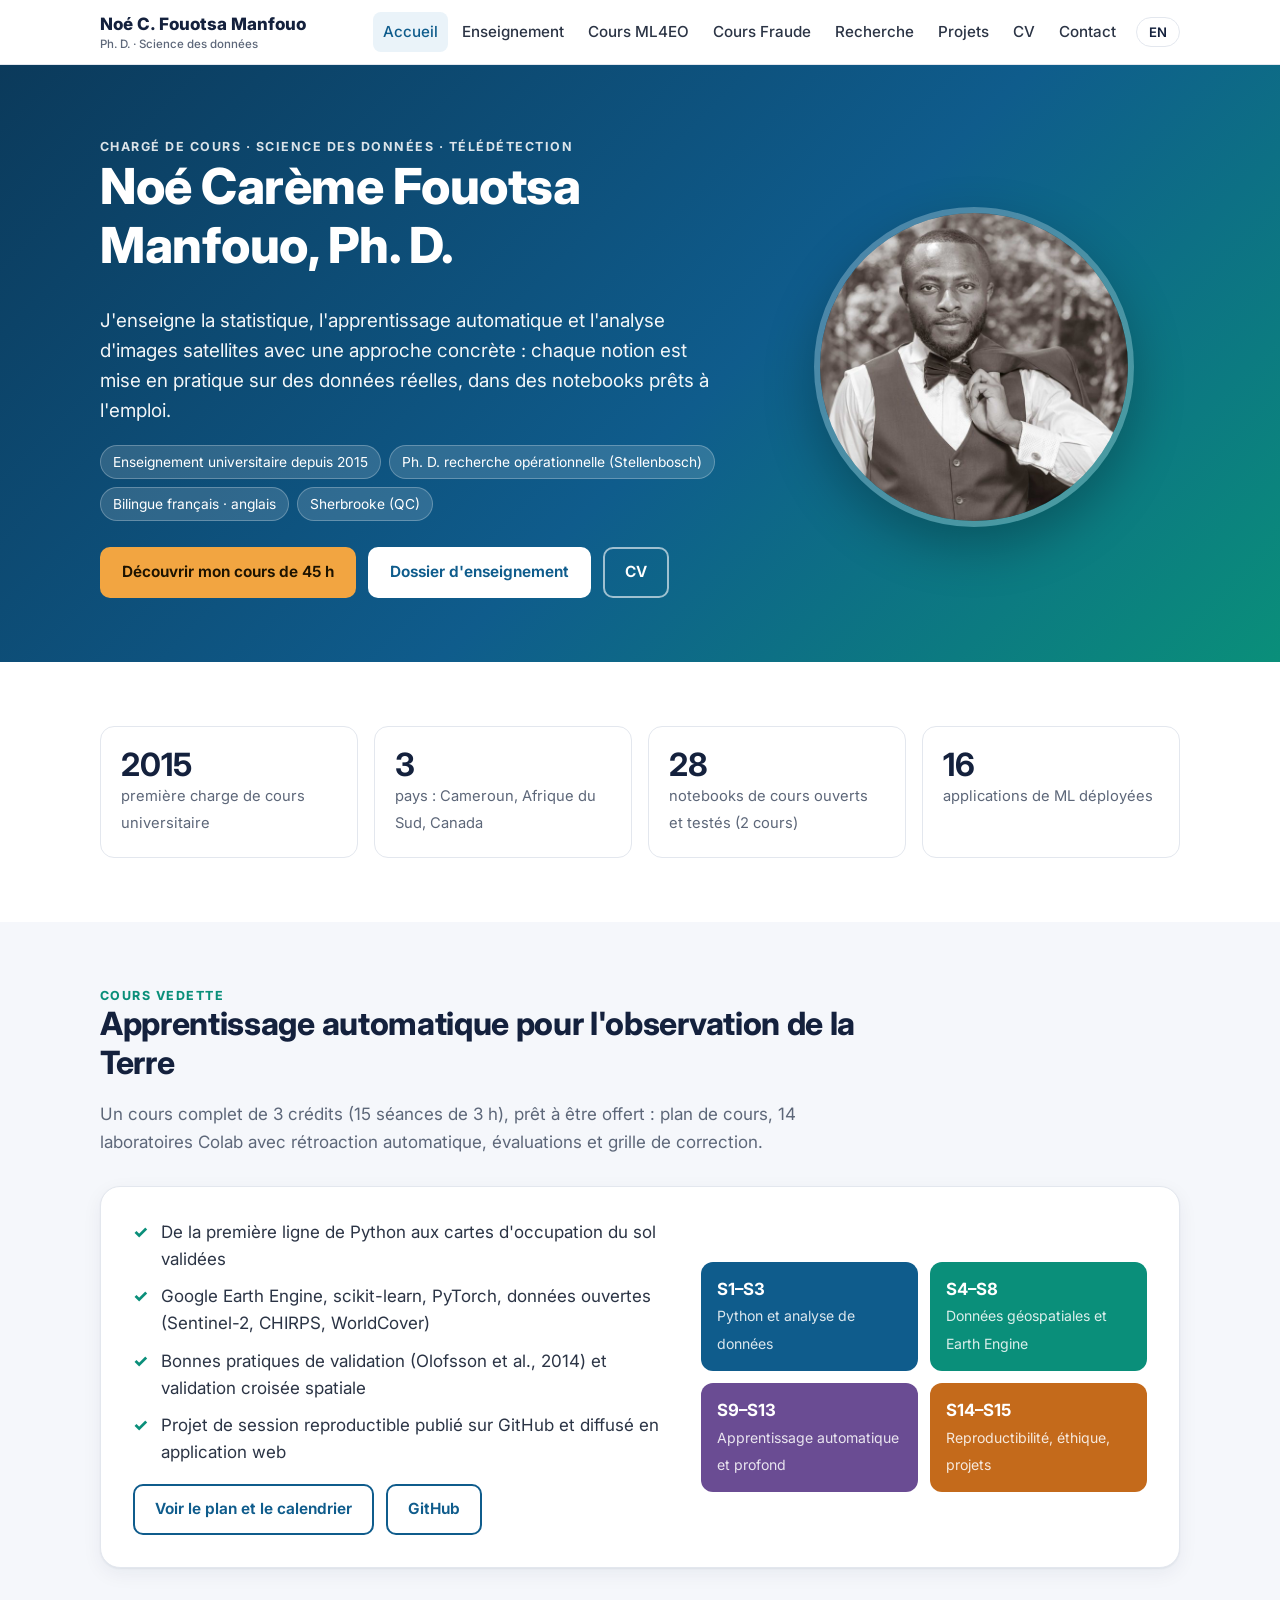
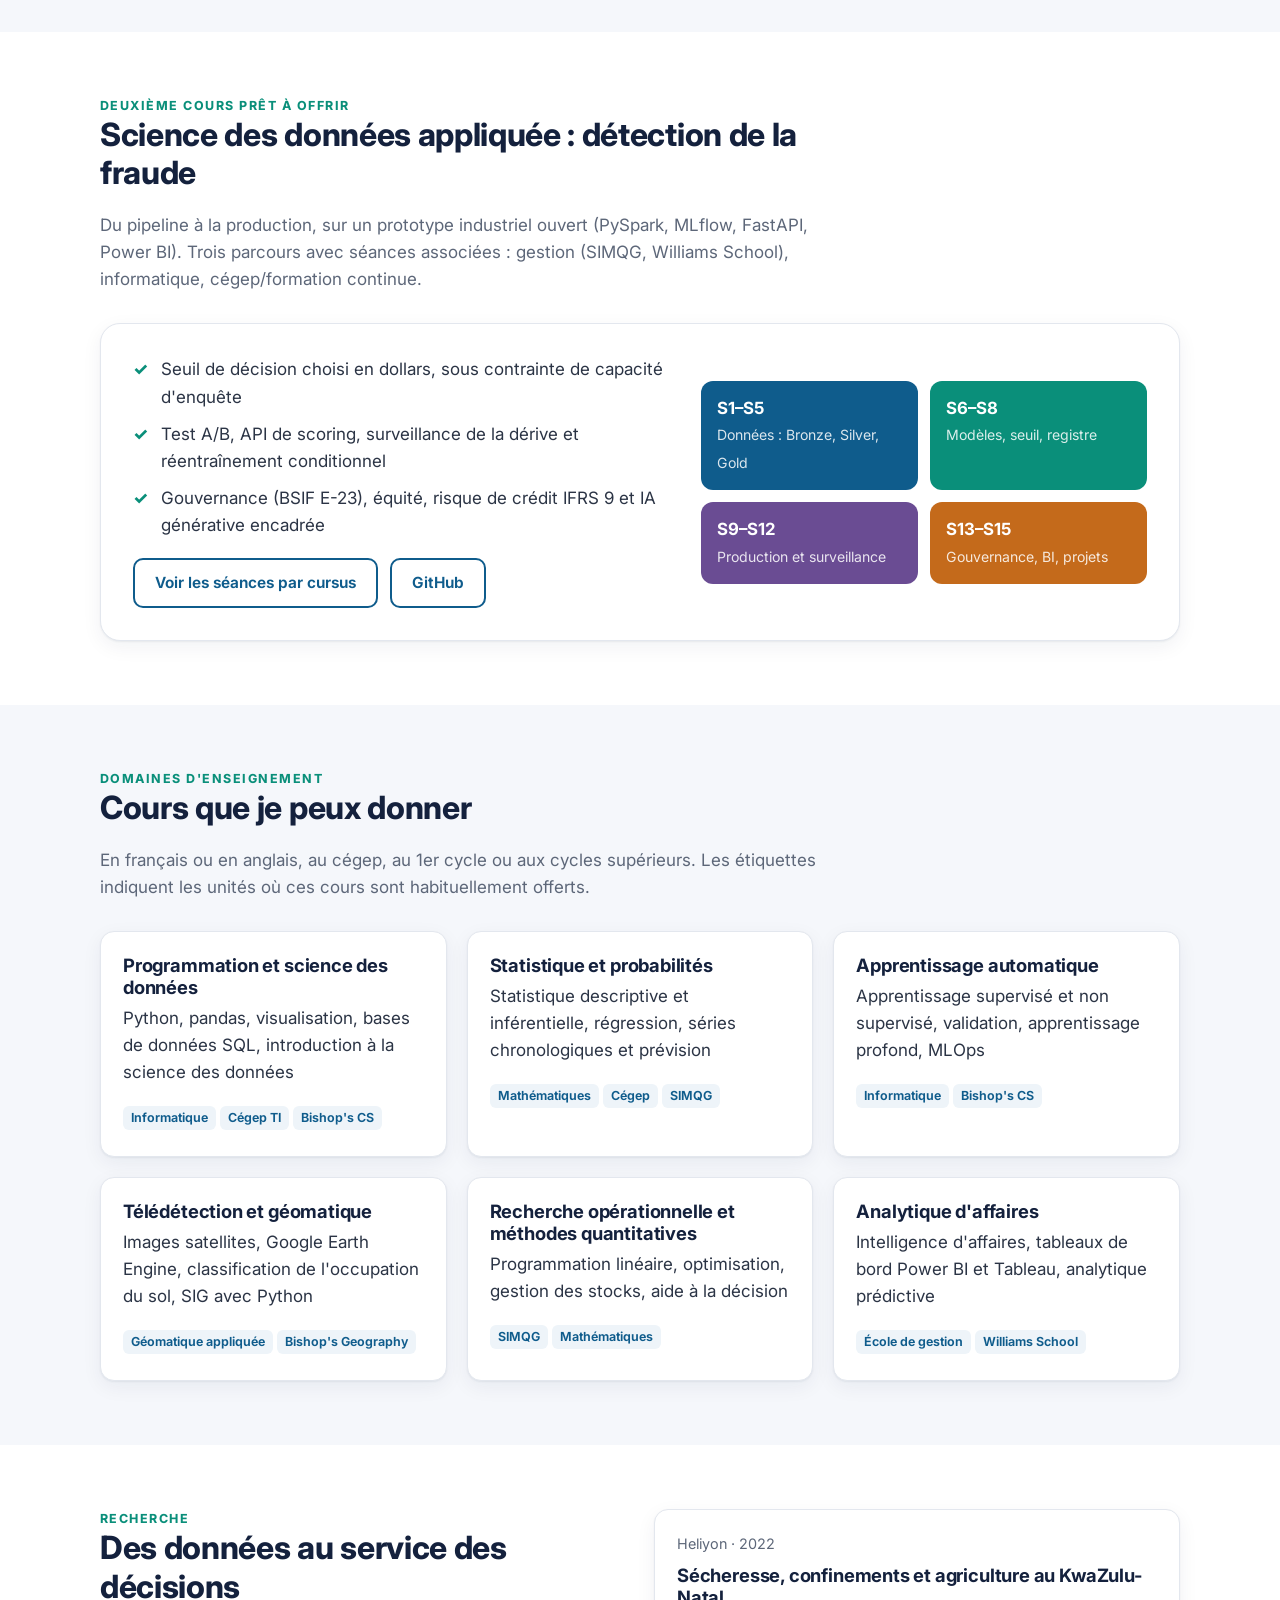
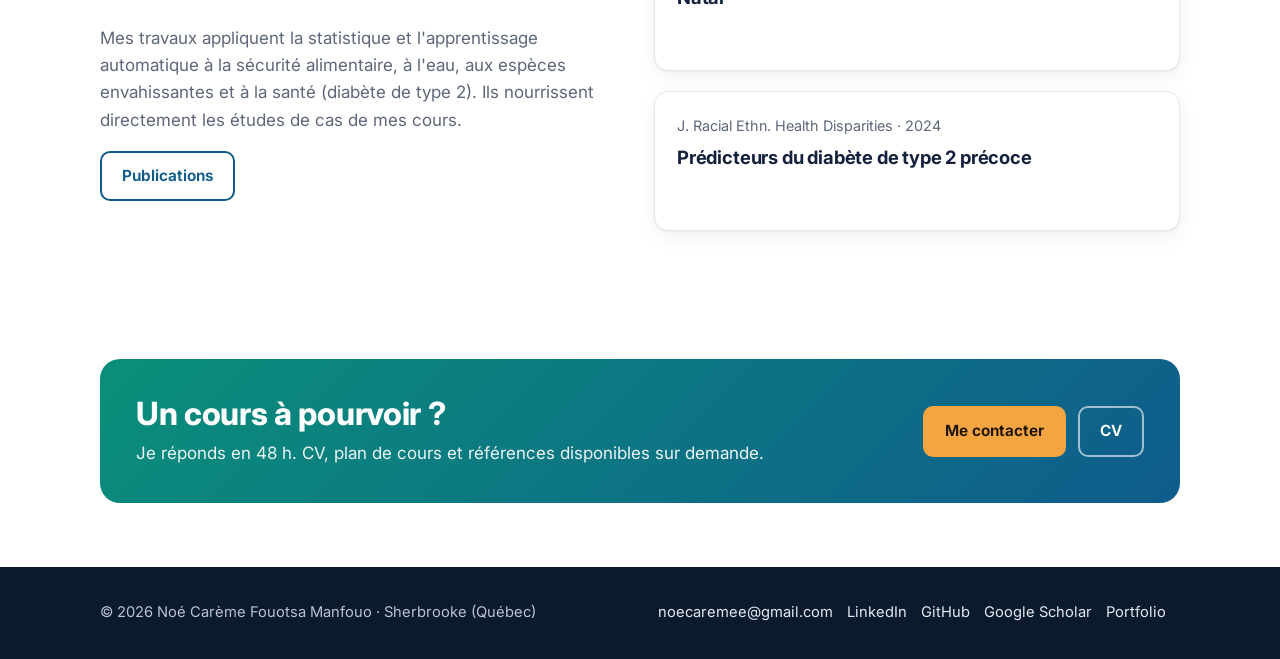
<file: index.html>
<!doctype html>
<html lang="fr" data-lang="fr">
<head>
<meta charset="utf-8">
<meta name="viewport" content="width=device-width, initial-scale=1">
<title>Accueil · Home · Noé Carème Fouotsa Manfouo</title>
<meta name="description" content="Chargé de cours en science des données, statistique, apprentissage automatique et télédétection (Sherbrooke). Lecturer in data science and remote sensing.">
<meta property="og:title" content="Accueil · Home · Noé Carème Fouotsa Manfouo">
<meta property="og:description" content="Chargé de cours en science des données, statistique, apprentissage automatique et télédétection (Sherbrooke). Lecturer in data science and remote sensing.">
<meta property="og:image" content="https://noe2019.github.io/images/portrait.jpg">
<meta property="og:type" content="website">
<link rel="icon" href="images/portrait-sm.jpg">
<link rel="preconnect" href="https://fonts.googleapis.com"><link rel="preconnect" href="https://fonts.gstatic.com" crossorigin>
<link href="https://fonts.googleapis.com/css2?family=Inter:wght@400;500;600;700;800&display=swap" rel="stylesheet">
<link rel="stylesheet" href="assets/site.css">
<script src="assets/site.js"></script>
<script type="application/ld+json">{"@context": "https://schema.org", "@type": "Person", "name": "Noé Carème Fouotsa Manfouo", "jobTitle": "Lecturer in data science, statistics and remote sensing", "url": "https://noe2019.github.io", "email": "mailto:noecaremee@gmail.com", "alumniOf": ["Stellenbosch University", "African Institute for Mathematical Sciences"], "address": {"@type": "PostalAddress", "addressLocality": "Sherbrooke", "addressRegion": "QC", "addressCountry": "CA"}, "sameAs": ["https://www.linkedin.com/in/noefouotsa/", "https://github.com/noe2019", "https://scholar.google.com/citations?user=acKVfowAAAAJ", "https://noe2019.github.io/DA-Portfolio-Website/"]}</script>
</head>
<body>
<header class="top"><div class="wrap">
  <a class="logo" href="index.html">Noé C. Fouotsa Manfouo<small>Ph. D. · <span class="fr">Science des données</span><span class="en">Data science</span></small></a>
  <button class="burger" id="burger" aria-label="Menu">☰</button>
  <nav class="nav" id="nav"><a href="index.html" class=active><span class="fr">Accueil</span><span class="en">Home</span></a><a href="teaching.html"><span class="fr">Enseignement</span><span class="en">Teaching</span></a><a href="cours-ml4eo.html"><span class="fr">Cours ML4EO</span><span class="en">ML4EO course</span></a><a href="cours-fraude360.html"><span class="fr">Cours Fraude</span><span class="en">Fraud course</span></a><a href="publications.html"><span class="fr">Recherche</span><span class="en">Research</span></a><a href="portfolio.html"><span class="fr">Projets</span><span class="en">Projects</span></a><a href="resume.html"><span class="fr">CV</span><span class="en">CV</span></a><a href="contact.html"><span class="fr">Contact</span><span class="en">Contact</span></a><button class="lang" id="lang" aria-label="Langue / Language">EN</button></nav>
</div></header>
<main>

<section class="hero"><div class="wrap grid">
  <div>
    <div class="kicker"><span class="fr">Chargé de cours · Science des données · Télédétection</span><span class="en">Lecturer · Data science · Remote sensing</span></div>
    <h1>Noé Carème Fouotsa Manfouo, Ph. D.</h1>
    <p class="lead"><span class="fr">J'enseigne la statistique, l'apprentissage automatique et l'analyse d'images satellites avec une approche concrète : chaque notion est mise en pratique sur des données réelles, dans des notebooks prêts à l'emploi.</span><span class="en">I teach statistics, machine learning and satellite-image analysis with a hands-on approach: every concept is practised on real data, in ready-to-use notebooks.</span></p>
    <div class="chips"><span class="chip"><span class="fr">Enseignement universitaire depuis 2015</span><span class="en">University teaching since 2015</span></span><span class="chip"><span class="fr">Ph. D. recherche opérationnelle (Stellenbosch)</span><span class="en">PhD Operations Research (Stellenbosch)</span></span><span class="chip"><span class="fr">Bilingue français · anglais</span><span class="en">Bilingual French · English</span></span><span class="chip">Sherbrooke (QC)</span></div>
    <div class="btns">
      <a class="btn primary" href="cours-ml4eo.html"><span class="fr">Découvrir mon cours de 45 h</span><span class="en">See my 45-hour course</span></a>
      <a class="btn light" href="teaching.html"><span class="fr">Dossier d'enseignement</span><span class="en">Teaching portfolio</span></a>
      <a class="btn ghost" href="resume.html">CV</a>
    </div>
  </div>
  <img class="portrait" src="images/portrait.jpg" alt="Noé Carème Fouotsa Manfouo">
</div></section>

<section><div class="wrap">
  <div class="stats">
    <div class="stat"><b>2015</b><span><span class="fr">première charge de cours universitaire</span><span class="en">first university course taught</span></span></div>
    <div class="stat"><b>3</b><span><span class="fr">pays : Cameroun, Afrique du Sud, Canada</span><span class="en">countries: Cameroon, South Africa, Canada</span></span></div>
    <div class="stat"><b>28</b><span><span class="fr">notebooks de cours ouverts et testés (2 cours)</span><span class="en">open, tested course notebooks (2 courses)</span></span></div>
    <div class="stat"><b>16</b><span><span class="fr">applications de ML déployées</span><span class="en">deployed ML applications</span></span></div>
  </div>
</div></section>

<section class="soft"><div class="wrap">
  <div class="section-head"><div class="eyebrow"><span class="fr">Cours vedette</span><span class="en">Featured course</span></div>
  <h2><span class="fr">Apprentissage automatique pour l'observation de la Terre</span><span class="en">Machine Learning for Earth Observation</span></h2>
  <p><span class="fr">Un cours complet de 3 crédits (15 séances de 3 h), prêt à être offert : plan de cours, 14 laboratoires Colab avec rétroaction automatique, évaluations et grille de correction.</span><span class="en">A complete 3-credit course (15 × 3-hour sessions), ready to offer: course outline, 14 Colab labs with automatic feedback, assessments and rubric.</span></p></div>
  <div class="feature">
    <div>
      <ul class="list-check">
        <li><span class="fr">De la première ligne de Python aux cartes d'occupation du sol validées</span><span class="en">From the first line of Python to validated land-cover maps</span></li>
        <li><span class="fr">Google Earth Engine, scikit-learn, PyTorch, données ouvertes (Sentinel-2, CHIRPS, WorldCover)</span><span class="en">Google Earth Engine, scikit-learn, PyTorch, open data (Sentinel-2, CHIRPS, WorldCover)</span></li>
        <li><span class="fr">Bonnes pratiques de validation (Olofsson et al., 2014) et validation croisée spatiale</span><span class="en">Validation good practice (Olofsson et al., 2014) and spatial cross-validation</span></li>
        <li><span class="fr">Projet de session reproductible publié sur GitHub et diffusé en application web</span><span class="en">Reproducible term project published on GitHub and shared as a web app</span></li>
      </ul>
      <div class="btns" style="margin-top:18px"><a class="btn outline" href="cours-ml4eo.html"><span class="fr">Voir le plan et le calendrier</span><span class="en">See outline and schedule</span></a><a class="btn outline" href="https://github.com/noe2019/ML4EO_Bootcamp" target="_blank" rel="noopener">GitHub</a></div>
    </div>
    <div class="blocks">
      <div class="block b1"><b>S1–S3</b><span><span class="fr">Python et analyse de données</span><span class="en">Python and data analysis</span></span></div>
      <div class="block b2"><b>S4–S8</b><span><span class="fr">Données géospatiales et Earth Engine</span><span class="en">Geospatial data and Earth Engine</span></span></div>
      <div class="block b3"><b>S9–S13</b><span><span class="fr">Apprentissage automatique et profond</span><span class="en">Machine and deep learning</span></span></div>
      <div class="block b4"><b>S14–S15</b><span><span class="fr">Reproductibilité, éthique, projets</span><span class="en">Reproducibility, ethics, projects</span></span></div>
    </div>
  </div>
</div></section>

<section><div class="wrap">
  <div class="section-head"><div class="eyebrow"><span class="fr">Deuxième cours prêt à offrir</span><span class="en">Second ready-to-offer course</span></div>
  <h2><span class="fr">Science des données appliquée : détection de la fraude</span><span class="en">Applied Data Science: Fraud Detection</span></h2>
  <p><span class="fr">Du pipeline à la production, sur un prototype industriel ouvert (PySpark, MLflow, FastAPI, Power BI). Trois parcours avec séances associées : gestion (SIMQG, Williams School), informatique, cégep/formation continue.</span><span class="en">From pipeline to production on an open industrial prototype (PySpark, MLflow, FastAPI, Power BI). Three tracks with mapped sessions: business (SIMQG, Williams School), computer science, college/continuing education.</span></p></div>
  <div class="feature">
    <div>
      <ul class="list-check">
        <li><span class="fr">Seuil de décision choisi en dollars, sous contrainte de capacité d'enquête</span><span class="en">Decision threshold chosen in dollars, under investigation capacity</span></li>
        <li><span class="fr">Test A/B, API de scoring, surveillance de la dérive et réentraînement conditionnel</span><span class="en">A/B testing, scoring API, drift monitoring and conditional retraining</span></li>
        <li><span class="fr">Gouvernance (BSIF E-23), équité, risque de crédit IFRS 9 et IA générative encadrée</span><span class="en">Governance (OSFI E-23), fairness, IFRS 9 credit risk and governed generative AI</span></li>
      </ul>
      <div class="btns" style="margin-top:18px"><a class="btn outline" href="cours-fraude360.html"><span class="fr">Voir les séances par cursus</span><span class="en">See sessions by program</span></a><a class="btn outline" href="https://github.com/noe2019/fraude-360-cours" target="_blank" rel="noopener">GitHub</a></div>
    </div>
    <div class="blocks">
      <div class="block b1"><b>S1–S5</b><span><span class="fr">Données : Bronze, Silver, Gold</span><span class="en">Data: Bronze, Silver, Gold</span></span></div>
      <div class="block b2"><b>S6–S8</b><span><span class="fr">Modèles, seuil, registre</span><span class="en">Models, threshold, registry</span></span></div>
      <div class="block b3"><b>S9–S12</b><span><span class="fr">Production et surveillance</span><span class="en">Production and monitoring</span></span></div>
      <div class="block b4"><b>S13–S15</b><span><span class="fr">Gouvernance, BI, projets</span><span class="en">Governance, BI, projects</span></span></div>
    </div>
  </div>
</div></section>

<section class="soft"><div class="wrap">
  <div class="section-head"><div class="eyebrow"><span class="fr">Domaines d'enseignement</span><span class="en">Teaching areas</span></div>
  <h2><span class="fr">Cours que je peux donner</span><span class="en">Courses I can teach</span></h2>
  <p><span class="fr">En français ou en anglais, au cégep, au 1er cycle ou aux cycles supérieurs. Les étiquettes indiquent les unités où ces cours sont habituellement offerts.</span><span class="en">In French or English, at college, undergraduate or graduate level. Tags show the units where these courses are usually offered.</span></p></div>
  <div class="cards"><div class="card"><h3><span class="fr">Programmation et science des données</span><span class="en">Programming and data science</span></h3><p><span class="fr">Python, pandas, visualisation, bases de données SQL, introduction à la science des données</span><span class="en">Python, pandas, visualization, SQL databases, introduction to data science</span></p><span class=tag>Informatique</span><span class=tag>Cégep TI</span><span class=tag>Bishop's CS</span></div><div class="card"><h3><span class="fr">Statistique et probabilités</span><span class="en">Statistics and probability</span></h3><p><span class="fr">Statistique descriptive et inférentielle, régression, séries chronologiques et prévision</span><span class="en">Descriptive and inferential statistics, regression, time series and forecasting</span></p><span class=tag>Mathématiques</span><span class=tag>Cégep</span><span class=tag>SIMQG</span></div><div class="card"><h3><span class="fr">Apprentissage automatique</span><span class="en">Machine learning</span></h3><p><span class="fr">Apprentissage supervisé et non supervisé, validation, apprentissage profond, MLOps</span><span class="en">Supervised and unsupervised learning, validation, deep learning, MLOps</span></p><span class=tag>Informatique</span><span class=tag>Bishop's CS</span></div><div class="card"><h3><span class="fr">Télédétection et géomatique</span><span class="en">Remote sensing and GIS</span></h3><p><span class="fr">Images satellites, Google Earth Engine, classification de l'occupation du sol, SIG avec Python</span><span class="en">Satellite imagery, Google Earth Engine, land-cover classification, GIS with Python</span></p><span class=tag>Géomatique appliquée</span><span class=tag>Bishop's Geography</span></div><div class="card"><h3><span class="fr">Recherche opérationnelle et méthodes quantitatives</span><span class="en">Operations research and quantitative methods</span></h3><p><span class="fr">Programmation linéaire, optimisation, gestion des stocks, aide à la décision</span><span class="en">Linear programming, optimization, inventory control, decision support</span></p><span class=tag>SIMQG</span><span class=tag>Mathématiques</span></div><div class="card"><h3><span class="fr">Analytique d'affaires</span><span class="en">Business analytics</span></h3><p><span class="fr">Intelligence d'affaires, tableaux de bord Power BI et Tableau, analytique prédictive</span><span class="en">Business intelligence, Power BI and Tableau dashboards, predictive analytics</span></p><span class=tag>École de gestion</span><span class=tag>Williams School</span></div></div>
</div></section>

<section><div class="wrap two">
  <div><div class="section-head"><div class="eyebrow"><span class="fr">Recherche</span><span class="en">Research</span></div><h2><span class="fr">Des données au service des décisions</span><span class="en">Data for better decisions</span></h2>
  <p><span class="fr">Mes travaux appliquent la statistique et l'apprentissage automatique à la sécurité alimentaire, à l'eau, aux espèces envahissantes et à la santé (diabète de type 2). Ils nourrissent directement les études de cas de mes cours.</span><span class="en">My work applies statistics and machine learning to food security, water, invasive species and health (type 2 diabetes). It feeds directly into the case studies of my courses.</span></p>
  <a class="btn outline" href="publications.html"><span class="fr">Publications</span><span class="en">Publications</span></a></div></div>
  <div class="cards">
    <a class="card" href="publications.html" style="color:inherit"><div class="meta">Heliyon · 2022</div><h3><span class="fr">Sécheresse, confinements et agriculture au KwaZulu-Natal</span><span class="en">Drought, lockdowns and farming in KwaZulu-Natal</span></h3></a>
    <a class="card" href="publications.html" style="color:inherit"><div class="meta">J. Racial Ethn. Health Disparities · 2024</div><h3><span class="fr">Prédicteurs du diabète de type 2 précoce</span><span class="en">Predictors of early-onset type 2 diabetes</span></h3></a>
  </div>
</div></section>

<section><div class="wrap"><div class="cta">
  <div><h2><span class="fr">Un cours à pourvoir ?</span><span class="en">A course to staff?</span></h2><p><span class="fr">Je réponds en 48 h. CV, plan de cours et références disponibles sur demande.</span><span class="en">I reply within 48 hours. CV, course outline and references available on request.</span></p></div>
  <div class="btns"><a class="btn primary" href="mailto:noecaremee@gmail.com"><span class="fr">Me contacter</span><span class="en">Contact me</span></a><a class="btn ghost" href="resume.html">CV</a></div>
</div></div></section>
</main>
<footer><div class="wrap">
  <div>© 2026 Noé Carème Fouotsa Manfouo · Sherbrooke (Québec)</div>
  <div class="icons"><a href="mailto:noecaremee@gmail.com">noecaremee@gmail.com</a><a href="https://www.linkedin.com/in/noefouotsa/" target="_blank" rel="noopener">LinkedIn</a><a href="https://github.com/noe2019" target="_blank" rel="noopener">GitHub</a><a href="https://scholar.google.com/citations?user=acKVfowAAAAJ" target="_blank" rel="noopener">Google Scholar</a><a href="https://noe2019.github.io/DA-Portfolio-Website/" target="_blank" rel="noopener">Portfolio</a></div>
</div></footer>
</body>
</html>
</file>
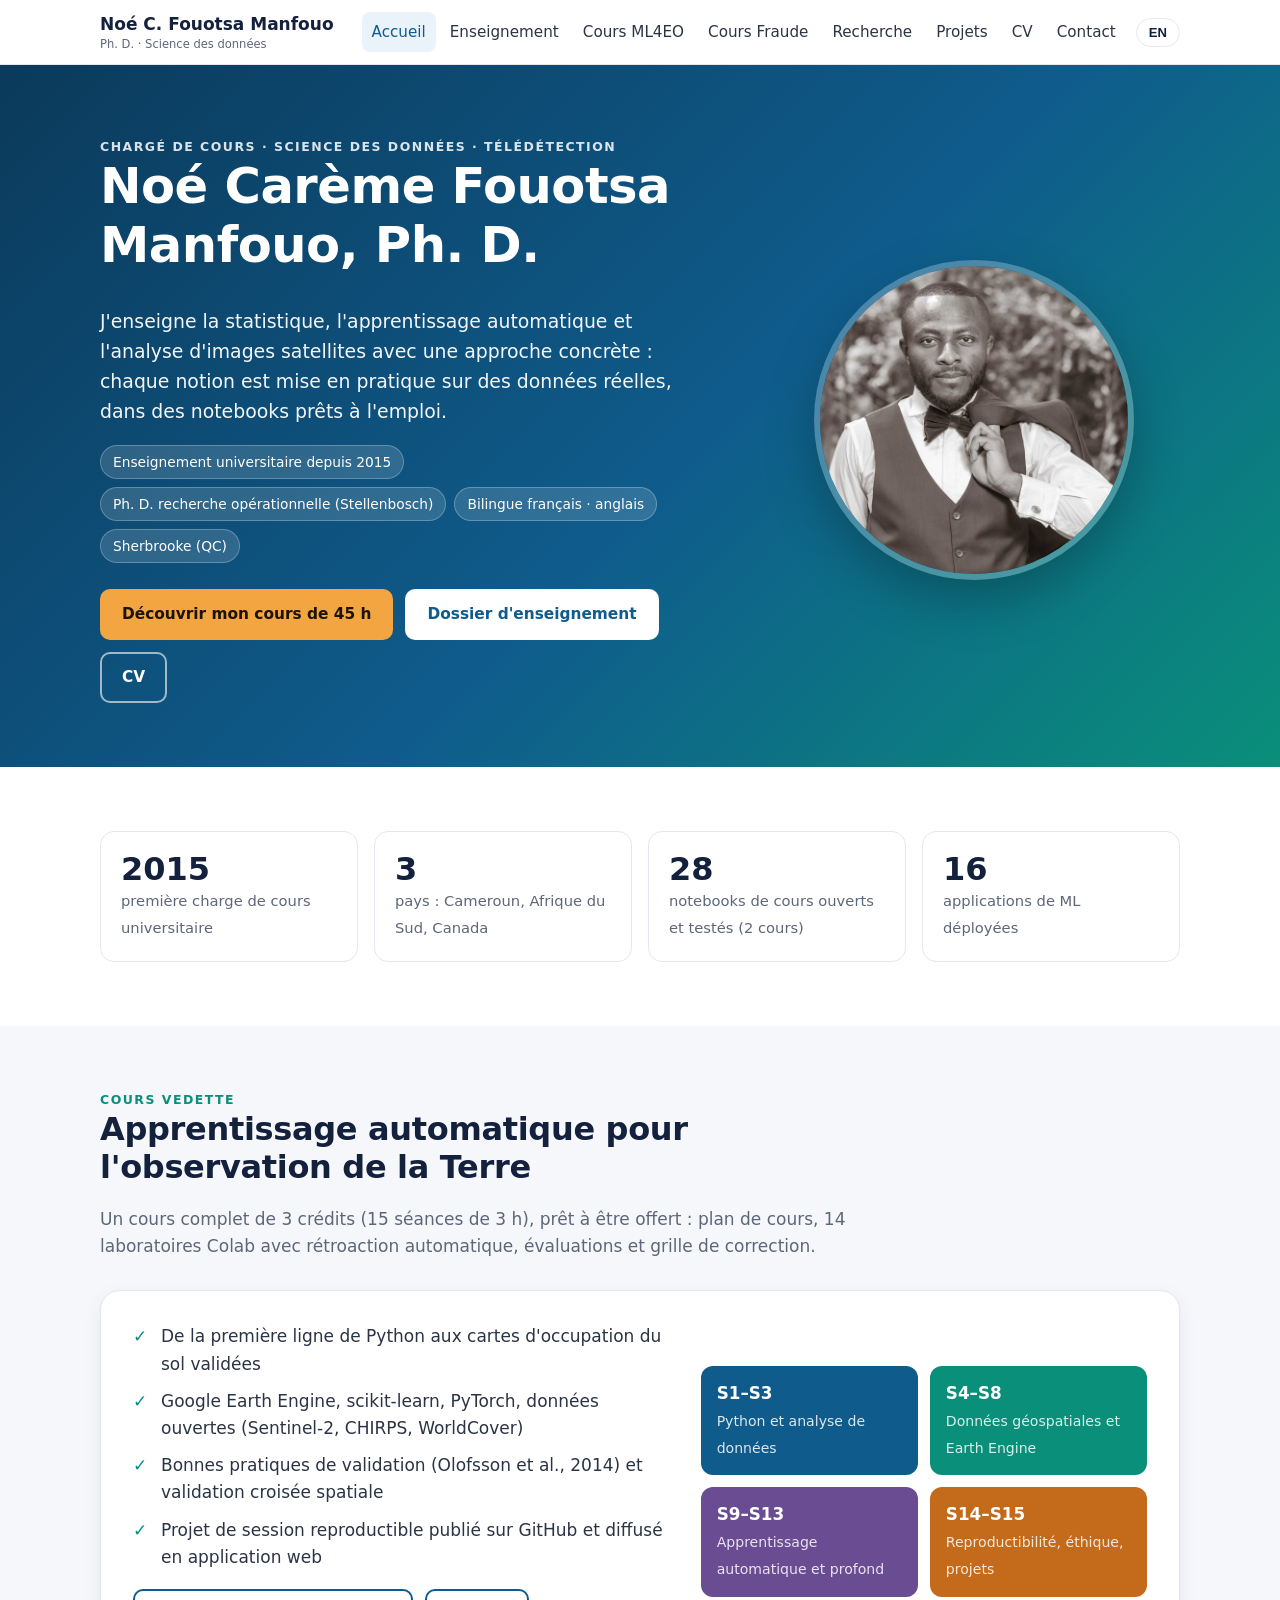
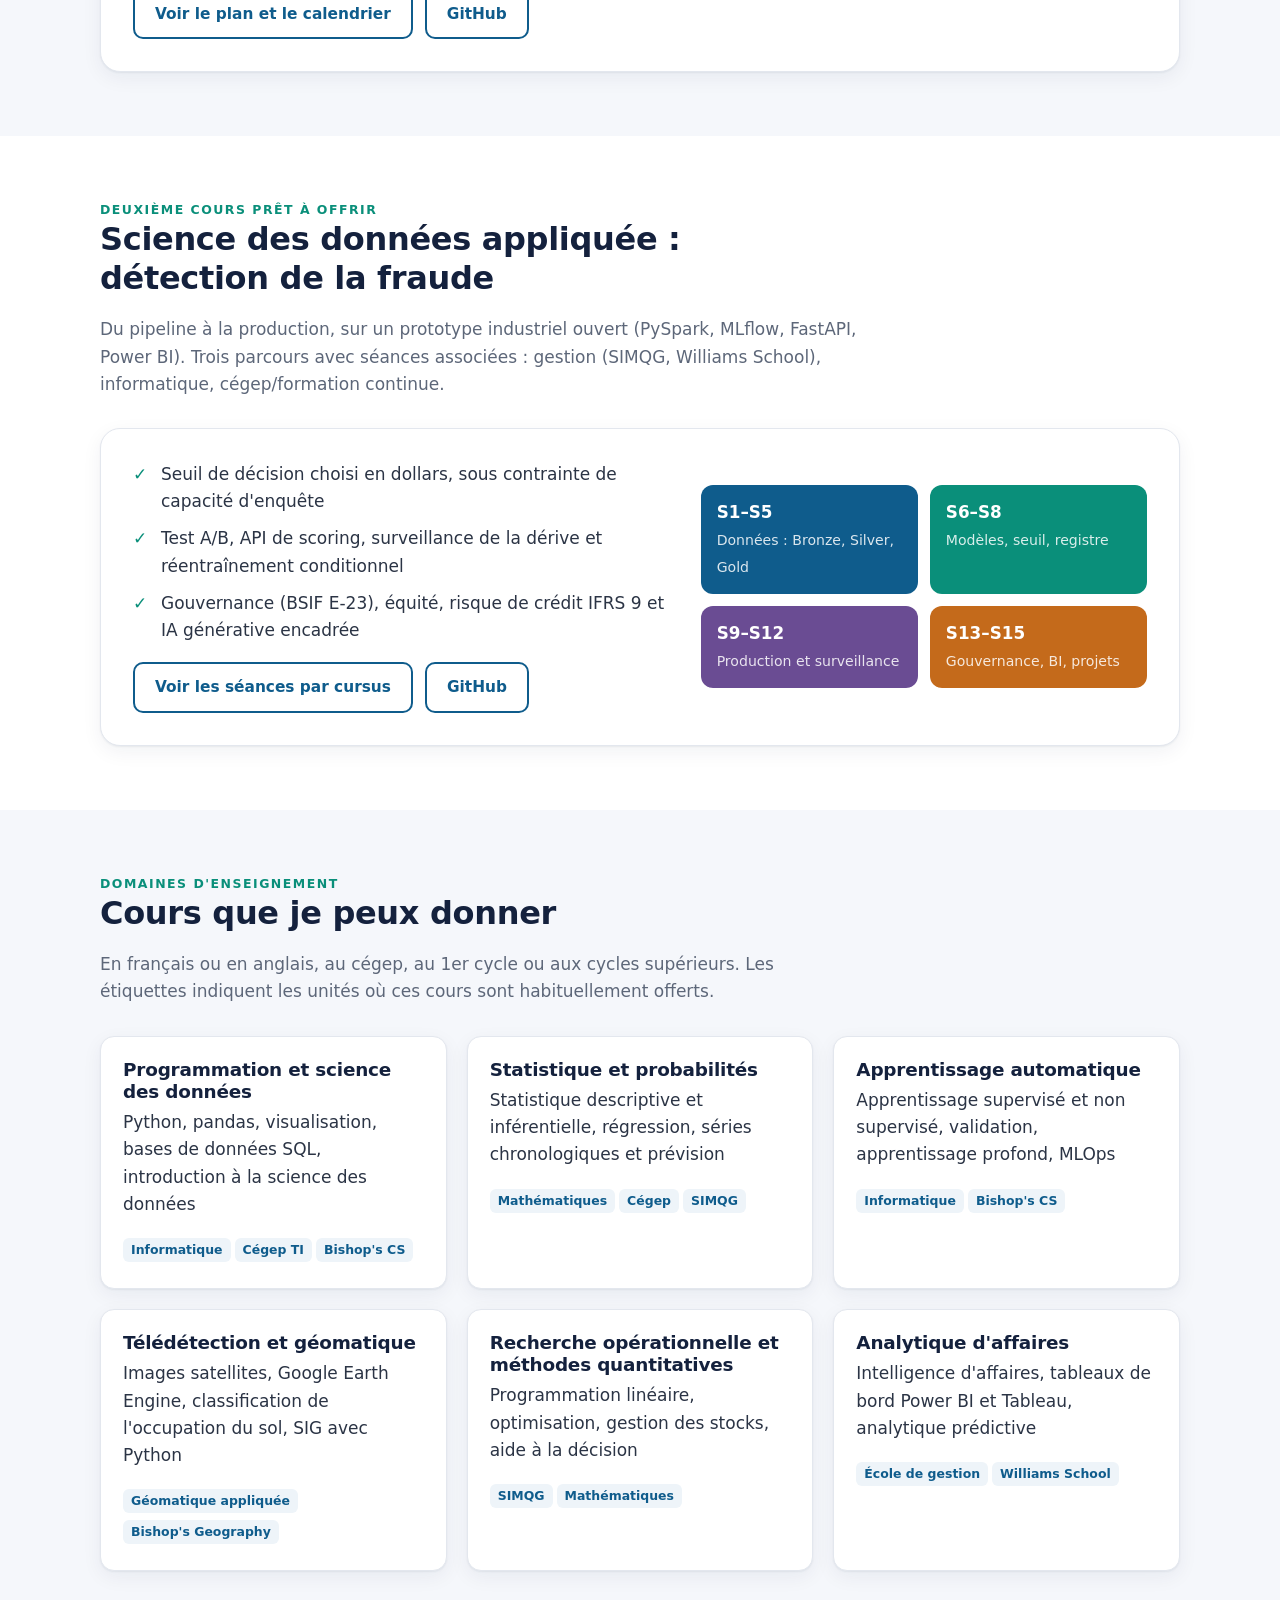
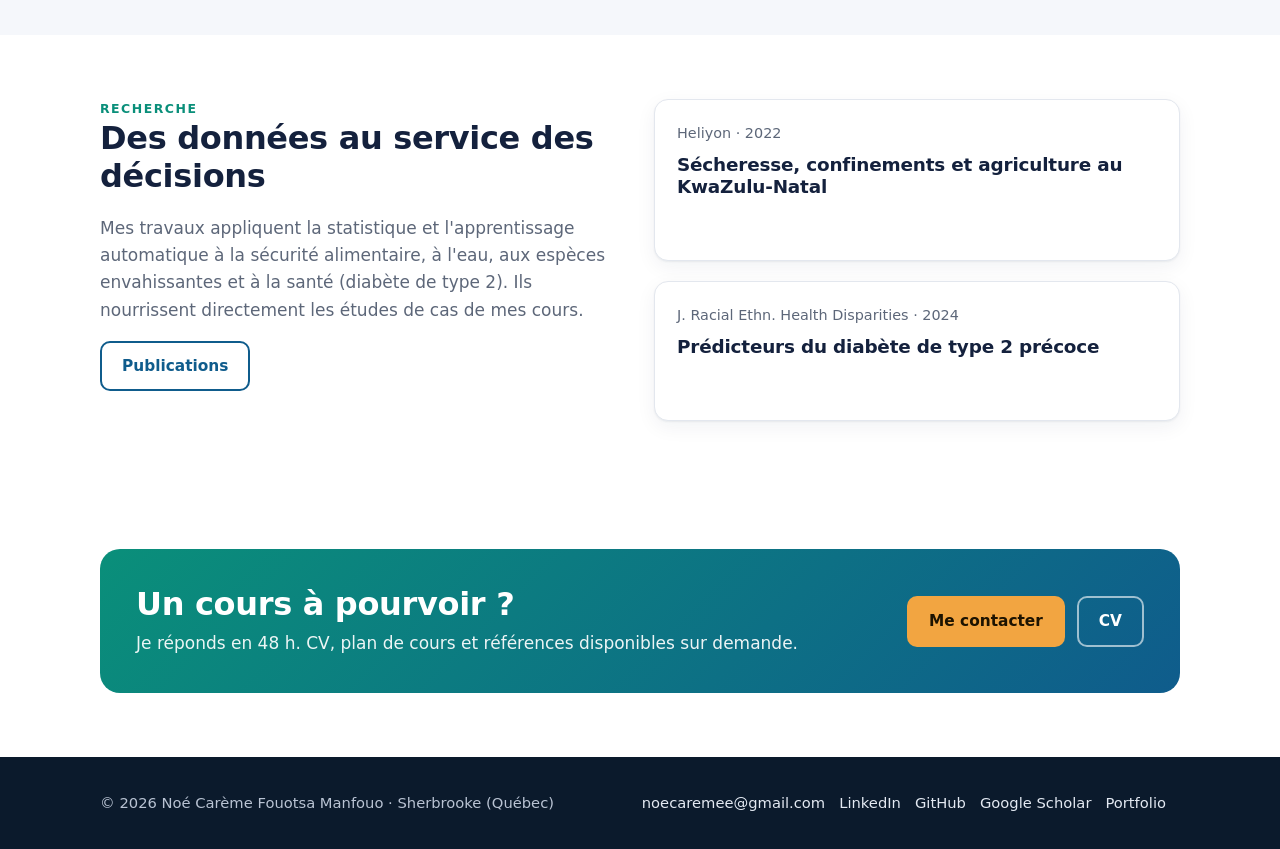
<file: about.html>
<!doctype html><html><head><meta charset="utf-8"><meta http-equiv="refresh" content="0; url=index.html"><link rel="canonical" href="https://noe2019.github.io/index.html"><title>Redirection</title></head><body><a href="index.html">index.html</a></body></html>
</file>
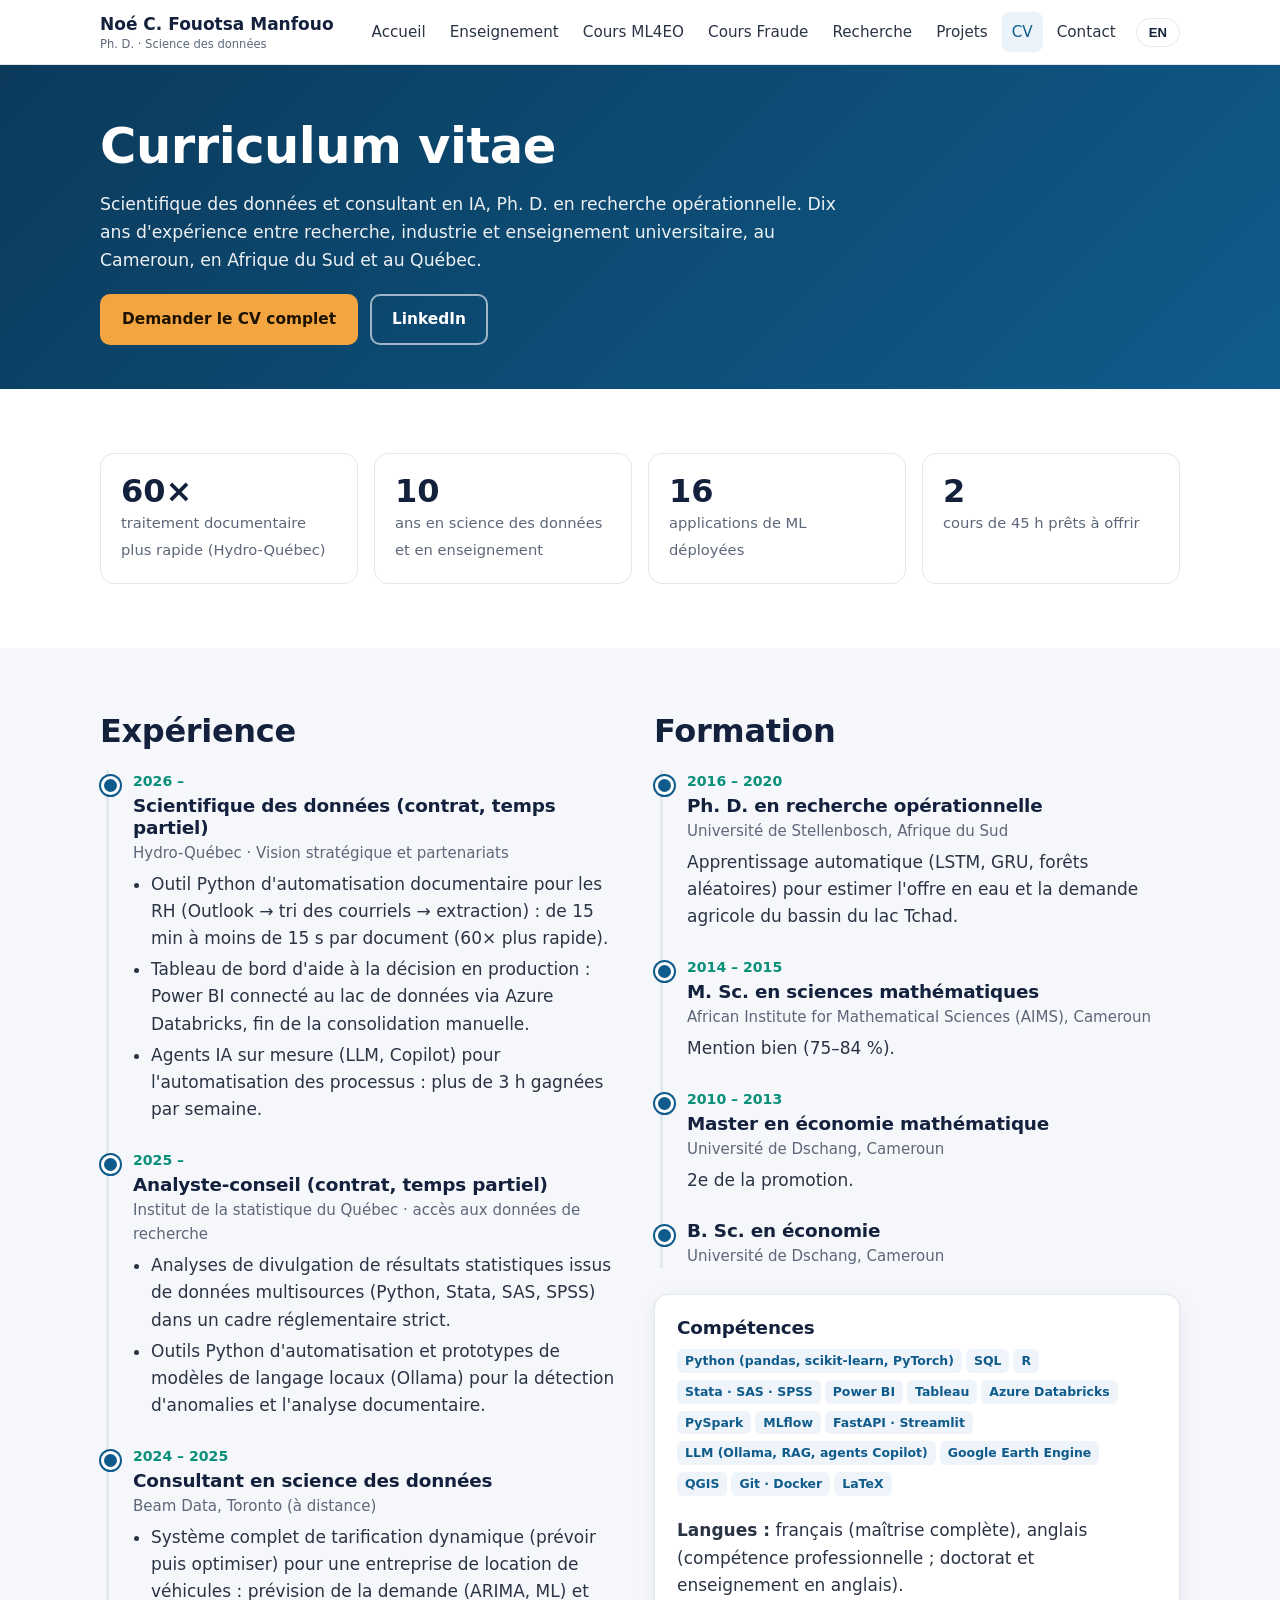
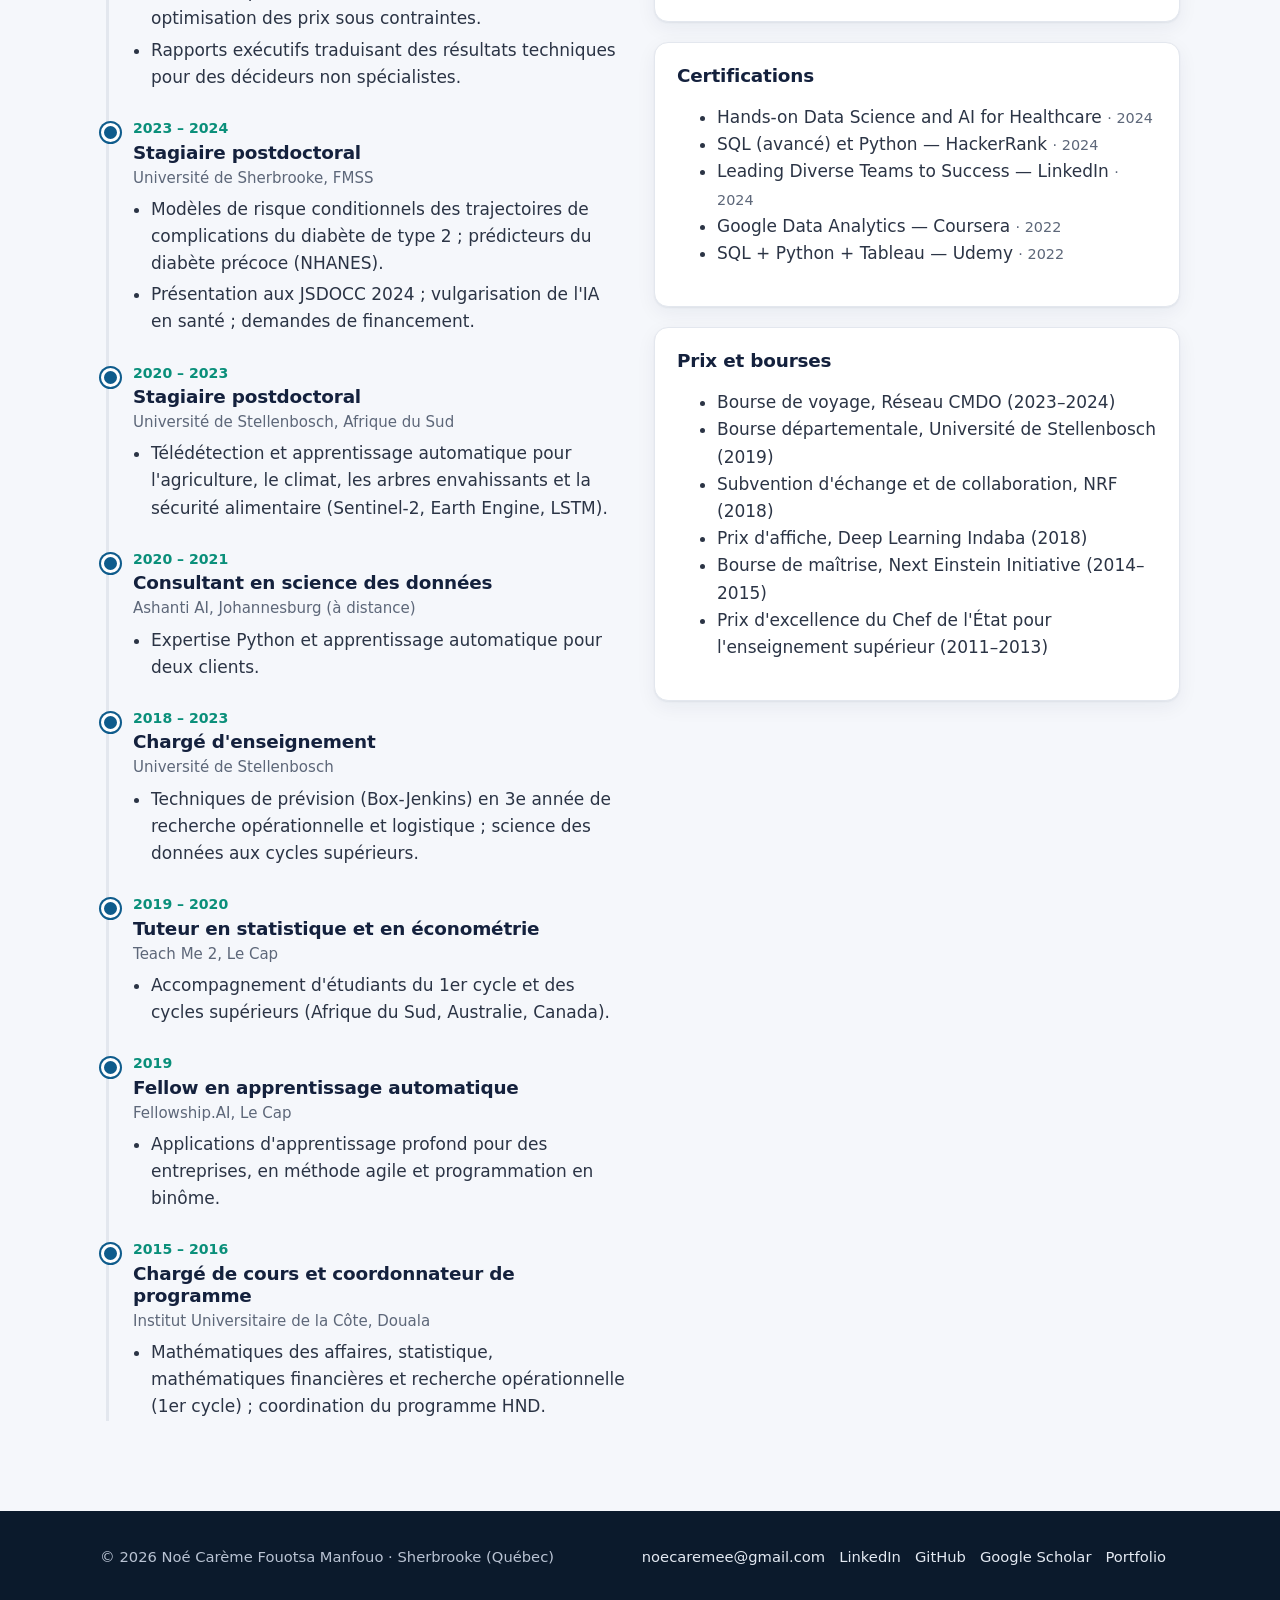
<file: awards.html>
<!doctype html><html><head><meta charset="utf-8"><meta http-equiv="refresh" content="0; url=resume.html"><link rel="canonical" href="https://noe2019.github.io/resume.html"><title>Redirection</title></head><body><a href="resume.html">resume.html</a></body></html>
</file>
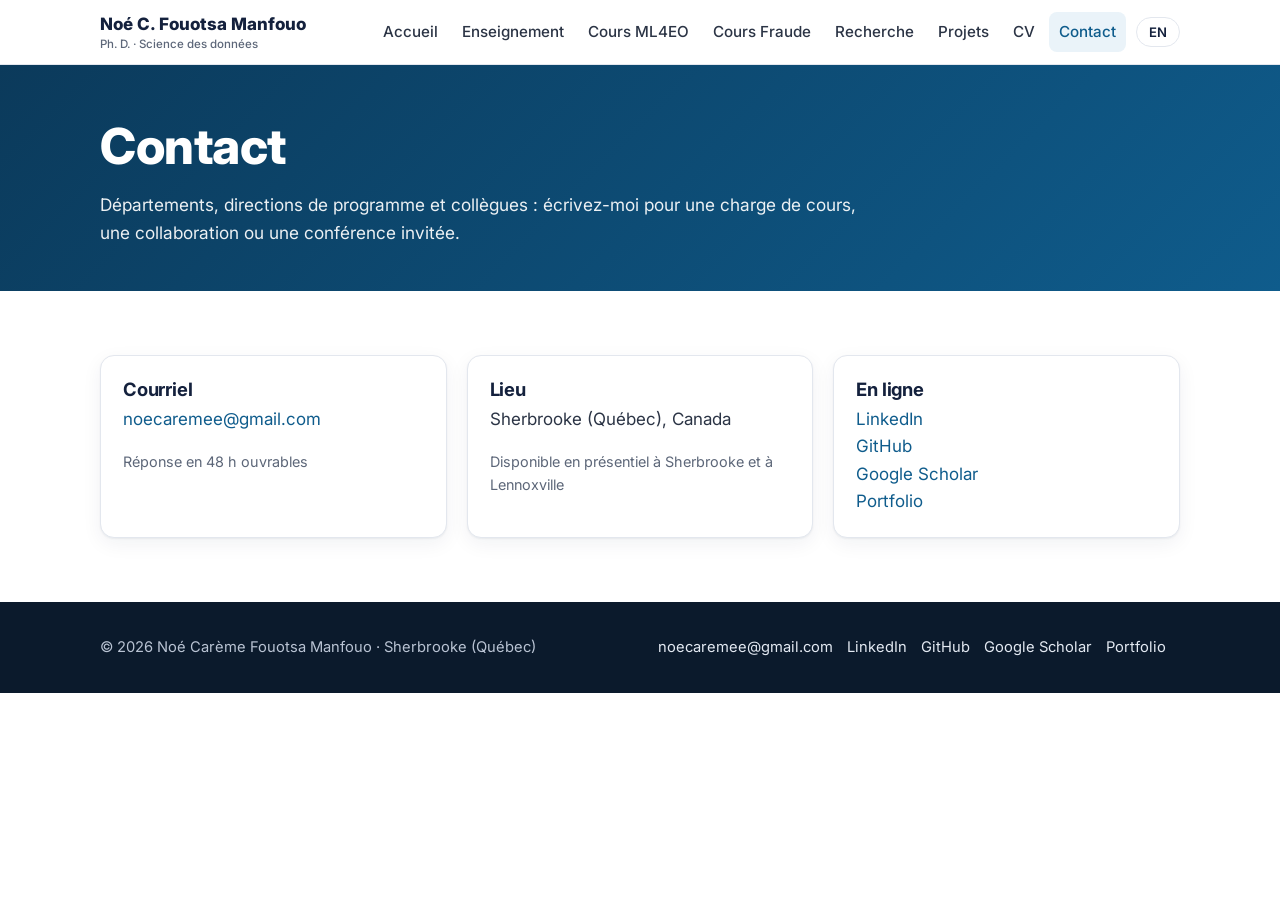
<file: contact.html>
<!doctype html>
<html lang="fr" data-lang="fr">
<head>
<meta charset="utf-8">
<meta name="viewport" content="width=device-width, initial-scale=1">
<title>Contact · Noé Carème Fouotsa Manfouo</title>
<meta name="description" content="Contacter Noé Carème Fouotsa Manfouo. Contact.">
<meta property="og:title" content="Contact · Noé Carème Fouotsa Manfouo">
<meta property="og:description" content="Contacter Noé Carème Fouotsa Manfouo. Contact.">
<meta property="og:image" content="https://noe2019.github.io/images/portrait.jpg">
<meta property="og:type" content="website">
<link rel="icon" href="images/portrait-sm.jpg">
<link rel="preconnect" href="https://fonts.googleapis.com"><link rel="preconnect" href="https://fonts.gstatic.com" crossorigin>
<link href="https://fonts.googleapis.com/css2?family=Inter:wght@400;500;600;700;800&display=swap" rel="stylesheet">
<link rel="stylesheet" href="assets/site.css">
<script src="assets/site.js"></script>
<script type="application/ld+json">{"@context": "https://schema.org", "@type": "Person", "name": "Noé Carème Fouotsa Manfouo", "jobTitle": "Lecturer in data science, statistics and remote sensing", "url": "https://noe2019.github.io", "email": "mailto:noecaremee@gmail.com", "alumniOf": ["Stellenbosch University", "African Institute for Mathematical Sciences"], "address": {"@type": "PostalAddress", "addressLocality": "Sherbrooke", "addressRegion": "QC", "addressCountry": "CA"}, "sameAs": ["https://www.linkedin.com/in/noefouotsa/", "https://github.com/noe2019", "https://scholar.google.com/citations?user=acKVfowAAAAJ", "https://noe2019.github.io/DA-Portfolio-Website/"]}</script>
</head>
<body>
<header class="top"><div class="wrap">
  <a class="logo" href="index.html">Noé C. Fouotsa Manfouo<small>Ph. D. · <span class="fr">Science des données</span><span class="en">Data science</span></small></a>
  <button class="burger" id="burger" aria-label="Menu">☰</button>
  <nav class="nav" id="nav"><a href="index.html"><span class="fr">Accueil</span><span class="en">Home</span></a><a href="teaching.html"><span class="fr">Enseignement</span><span class="en">Teaching</span></a><a href="cours-ml4eo.html"><span class="fr">Cours ML4EO</span><span class="en">ML4EO course</span></a><a href="cours-fraude360.html"><span class="fr">Cours Fraude</span><span class="en">Fraud course</span></a><a href="publications.html"><span class="fr">Recherche</span><span class="en">Research</span></a><a href="portfolio.html"><span class="fr">Projets</span><span class="en">Projects</span></a><a href="resume.html"><span class="fr">CV</span><span class="en">CV</span></a><a href="contact.html" class=active><span class="fr">Contact</span><span class="en">Contact</span></a><button class="lang" id="lang" aria-label="Langue / Language">EN</button></nav>
</div></header>
<main>

<section class="page-hero"><div class="wrap"><h1>Contact</h1>
<p><span class="fr">Départements, directions de programme et collègues : écrivez-moi pour une charge de cours, une collaboration ou une conférence invitée.</span><span class="en">Departments, program directors and colleagues: write to me about a course, a collaboration or a guest lecture.</span></p></div></section>
<section><div class="wrap"><div class="cards">
  <div class="card"><h3><span class="fr">Courriel</span><span class="en">Email</span></h3><p><a href="mailto:noecaremee@gmail.com">noecaremee@gmail.com</a></p><p class="meta"><span class="fr">Réponse en 48 h ouvrables</span><span class="en">Reply within 2 business days</span></p></div>
  <div class="card"><h3><span class="fr">Lieu</span><span class="en">Location</span></h3><p>Sherbrooke (Québec), Canada</p><p class="meta"><span class="fr">Disponible en présentiel à Sherbrooke et à Lennoxville</span><span class="en">Available in person in Sherbrooke and Lennoxville</span></p></div>
  <div class="card"><h3><span class="fr">En ligne</span><span class="en">Online</span></h3><p><a href="https://www.linkedin.com/in/noefouotsa/" target="_blank" rel="noopener">LinkedIn</a><br><a href="https://github.com/noe2019" target="_blank" rel="noopener">GitHub</a><br><a href="https://scholar.google.com/citations?user=acKVfowAAAAJ" target="_blank" rel="noopener">Google Scholar</a><br><a href="https://noe2019.github.io/DA-Portfolio-Website/" target="_blank" rel="noopener">Portfolio</a></p></div>
</div></div></section>
</main>
<footer><div class="wrap">
  <div>© 2026 Noé Carème Fouotsa Manfouo · Sherbrooke (Québec)</div>
  <div class="icons"><a href="mailto:noecaremee@gmail.com">noecaremee@gmail.com</a><a href="https://www.linkedin.com/in/noefouotsa/" target="_blank" rel="noopener">LinkedIn</a><a href="https://github.com/noe2019" target="_blank" rel="noopener">GitHub</a><a href="https://scholar.google.com/citations?user=acKVfowAAAAJ" target="_blank" rel="noopener">Google Scholar</a><a href="https://noe2019.github.io/DA-Portfolio-Website/" target="_blank" rel="noopener">Portfolio</a></div>
</div></footer>
</body>
</html>
</file>
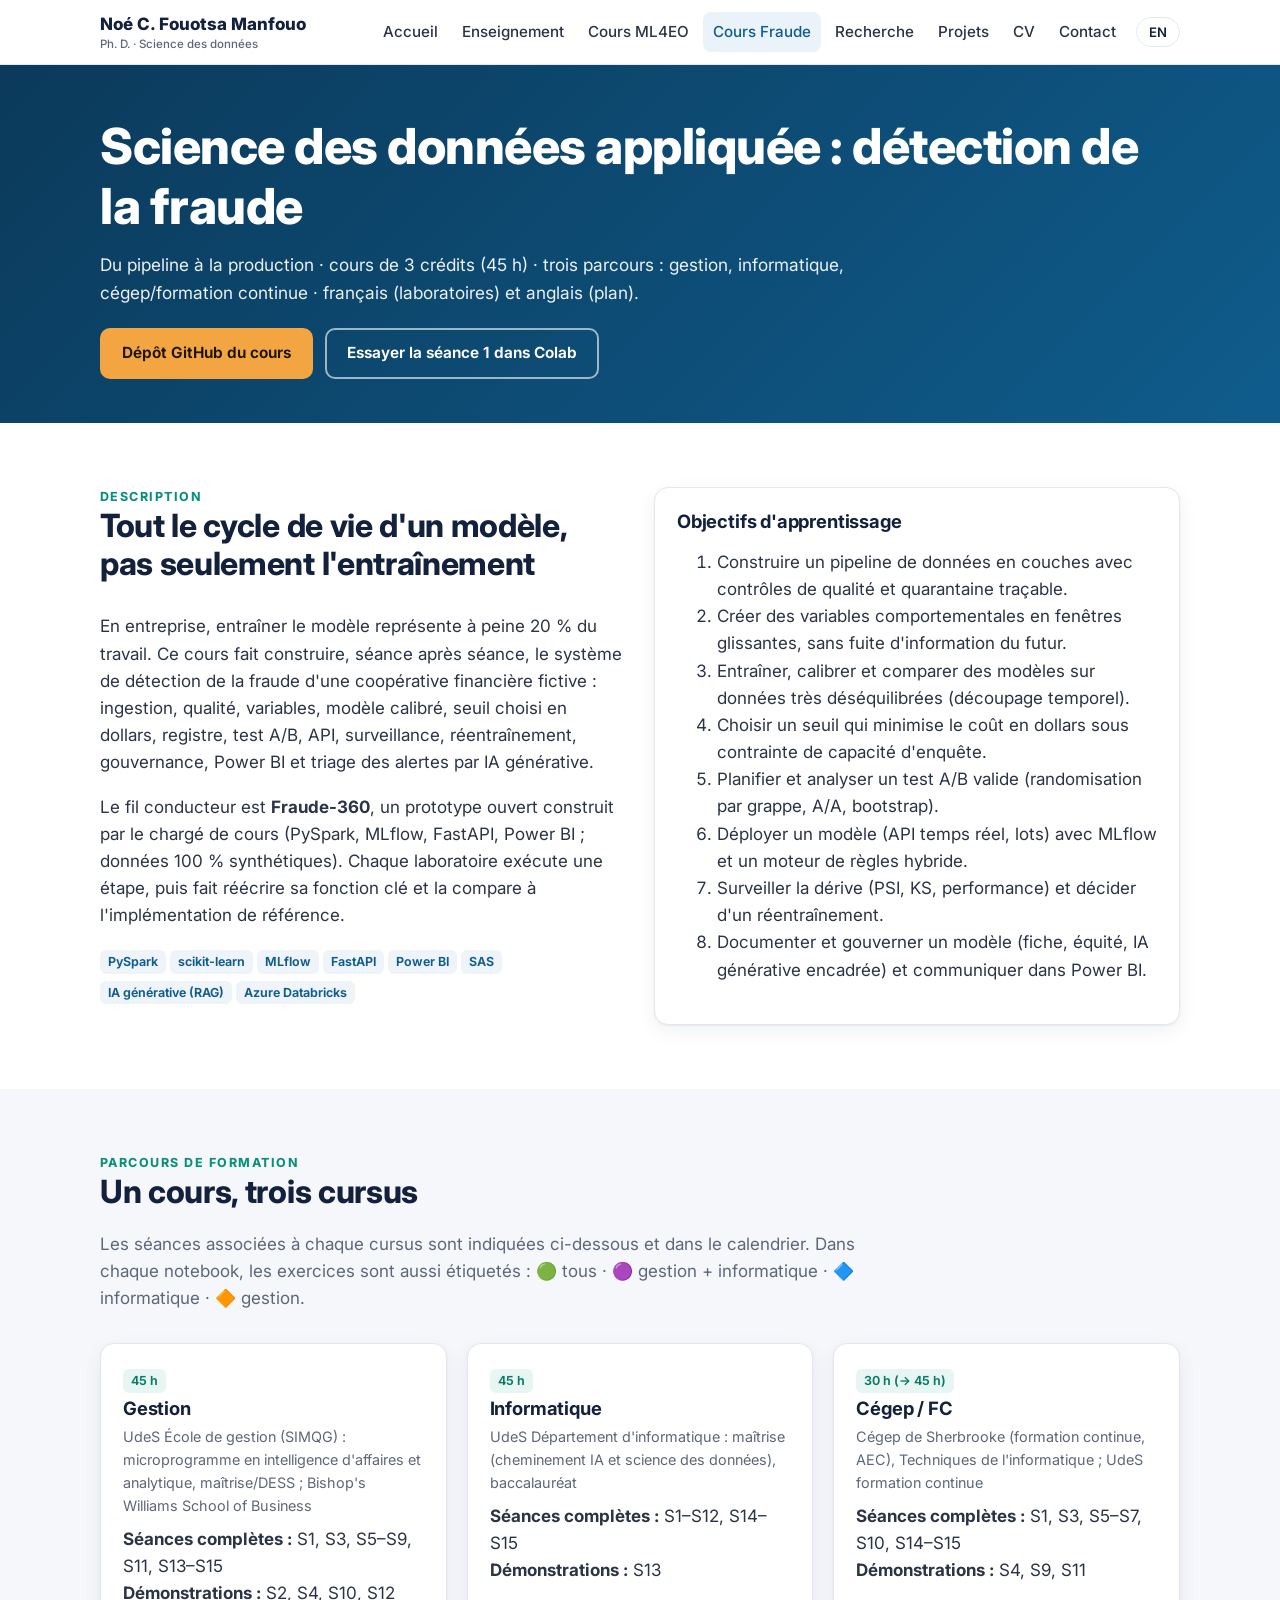
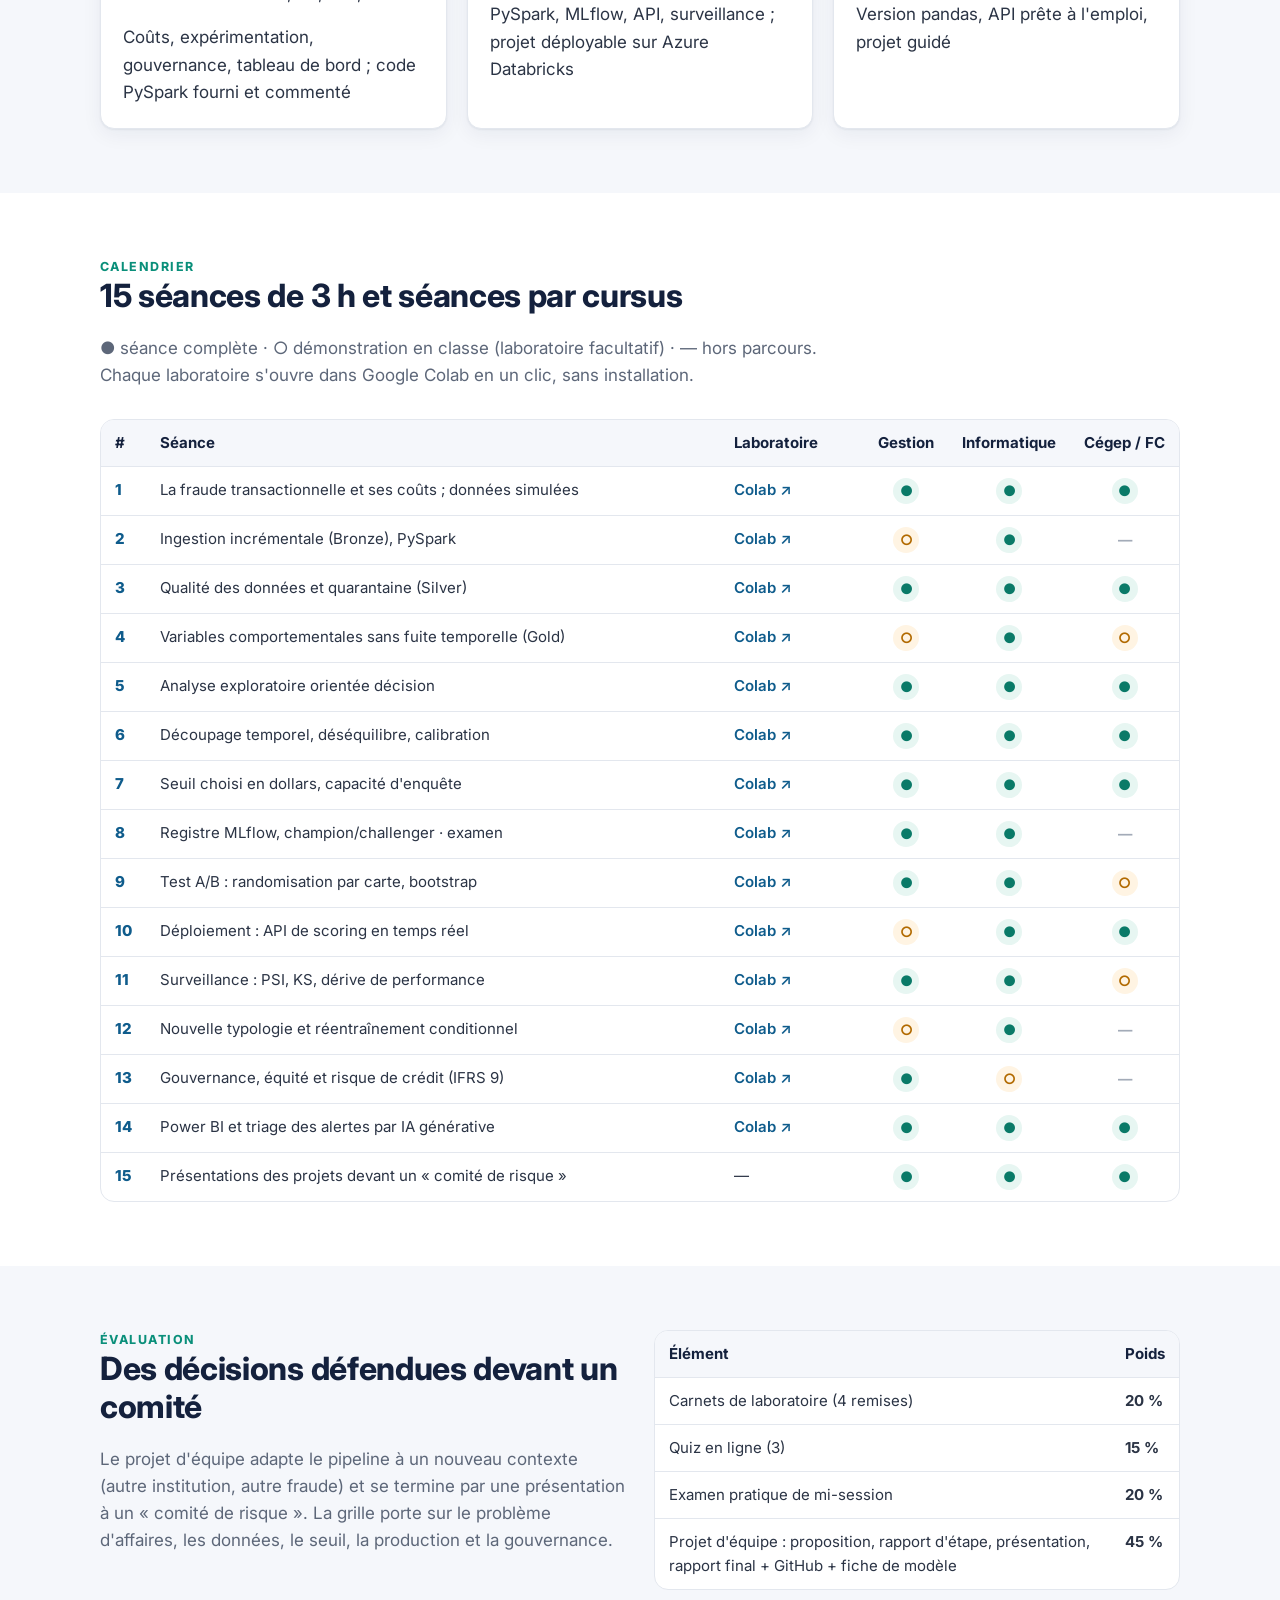
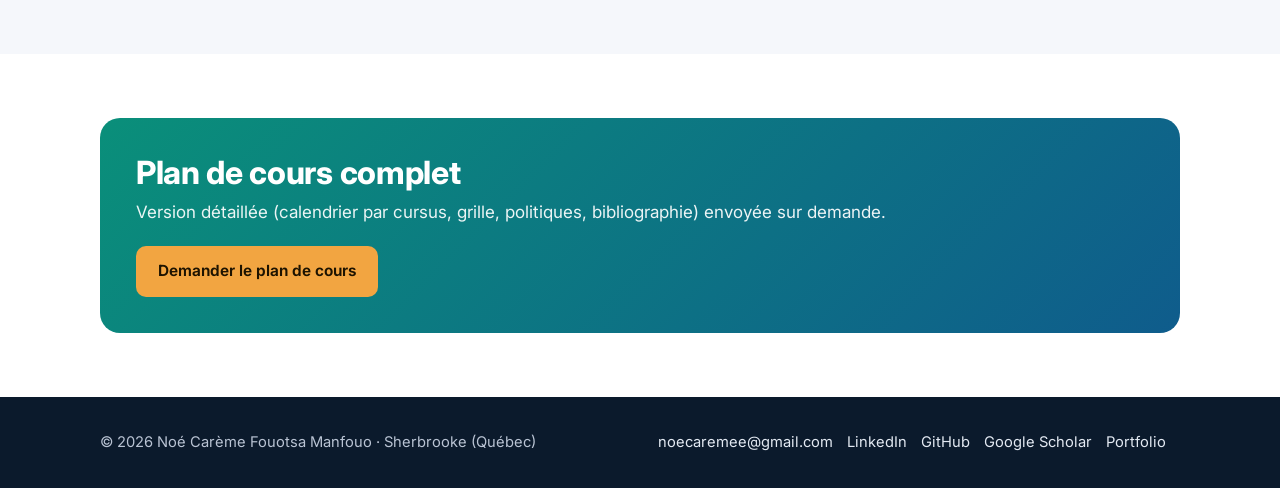
<file: cours-fraude360.html>
<!doctype html>
<html lang="fr" data-lang="fr">
<head>
<meta charset="utf-8">
<meta name="viewport" content="width=device-width, initial-scale=1">
<title>Cours Fraude-360 · Course · Noé Carème Fouotsa Manfouo</title>
<meta name="description" content="Cours de 45 h « Science des données appliquée : détection de la fraude » : séances par cursus (gestion, informatique, cégep), laboratoires Colab. 45-hour applied fraud-detection data science course.">
<meta property="og:title" content="Cours Fraude-360 · Course · Noé Carème Fouotsa Manfouo">
<meta property="og:description" content="Cours de 45 h « Science des données appliquée : détection de la fraude » : séances par cursus (gestion, informatique, cégep), laboratoires Colab. 45-hour applied fraud-detection data science course.">
<meta property="og:image" content="https://noe2019.github.io/images/portrait.jpg">
<meta property="og:type" content="website">
<link rel="icon" href="images/portrait-sm.jpg">
<link rel="preconnect" href="https://fonts.googleapis.com"><link rel="preconnect" href="https://fonts.gstatic.com" crossorigin>
<link href="https://fonts.googleapis.com/css2?family=Inter:wght@400;500;600;700;800&display=swap" rel="stylesheet">
<link rel="stylesheet" href="assets/site.css">
<script src="assets/site.js"></script>
<script type="application/ld+json">{"@context": "https://schema.org", "@type": "Person", "name": "Noé Carème Fouotsa Manfouo", "jobTitle": "Lecturer in data science, statistics and remote sensing", "url": "https://noe2019.github.io", "email": "mailto:noecaremee@gmail.com", "alumniOf": ["Stellenbosch University", "African Institute for Mathematical Sciences"], "address": {"@type": "PostalAddress", "addressLocality": "Sherbrooke", "addressRegion": "QC", "addressCountry": "CA"}, "sameAs": ["https://www.linkedin.com/in/noefouotsa/", "https://github.com/noe2019", "https://scholar.google.com/citations?user=acKVfowAAAAJ", "https://noe2019.github.io/DA-Portfolio-Website/"]}</script>
</head>
<body>
<header class="top"><div class="wrap">
  <a class="logo" href="index.html">Noé C. Fouotsa Manfouo<small>Ph. D. · <span class="fr">Science des données</span><span class="en">Data science</span></small></a>
  <button class="burger" id="burger" aria-label="Menu">☰</button>
  <nav class="nav" id="nav"><a href="index.html"><span class="fr">Accueil</span><span class="en">Home</span></a><a href="teaching.html"><span class="fr">Enseignement</span><span class="en">Teaching</span></a><a href="cours-ml4eo.html"><span class="fr">Cours ML4EO</span><span class="en">ML4EO course</span></a><a href="cours-fraude360.html" class=active><span class="fr">Cours Fraude</span><span class="en">Fraud course</span></a><a href="publications.html"><span class="fr">Recherche</span><span class="en">Research</span></a><a href="portfolio.html"><span class="fr">Projets</span><span class="en">Projects</span></a><a href="resume.html"><span class="fr">CV</span><span class="en">CV</span></a><a href="contact.html"><span class="fr">Contact</span><span class="en">Contact</span></a><button class="lang" id="lang" aria-label="Langue / Language">EN</button></nav>
</div></header>
<main>

<section class="page-hero"><div class="wrap">
  <h1><span class="fr">Science des données appliquée : détection de la fraude</span><span class="en">Applied Data Science: Fraud Detection</span></h1>
  <p><span class="fr">Du pipeline à la production · cours de 3 crédits (45 h) · trois parcours : gestion, informatique, cégep/formation continue · français (laboratoires) et anglais (plan).</span><span class="en">From pipeline to production · 3-credit course (45 h) · three tracks: business, computer science, college/continuing education · French labs, bilingual outline.</span></p>
  <div class="btns" style="margin-top:22px"><a class="btn primary" href="https://github.com/noe2019/fraude-360-cours" target="_blank" rel="noopener"><span class="fr">Dépôt GitHub du cours</span><span class="en">Course GitHub repository</span></a>
  <a class="btn ghost" href="https://colab.research.google.com/github/noe2019/fraude-360-cours/blob/main/cours/laboratoires/01_contexte_simulation.ipynb" target="_blank" rel="noopener"><span class="fr">Essayer la séance 1 dans Colab</span><span class="en">Try session 1 in Colab</span></a></div>
</div></section>

<section><div class="wrap two">
  <div><div class="section-head"><div class="eyebrow"><span class="fr">Description</span><span class="en">Description</span></div><h2><span class="fr">Tout le cycle de vie d'un modèle, pas seulement l'entraînement</span><span class="en">The whole model life cycle, not just training</span></h2></div>
  <div class="fr"><p>En entreprise, entraîner le modèle représente à peine 20 % du travail. Ce cours fait construire, séance après séance, le système de détection de la fraude d'une coopérative financière fictive : ingestion, qualité, variables, modèle calibré, seuil choisi en dollars, registre, test A/B, API, surveillance, réentraînement, gouvernance, Power BI et triage des alertes par IA générative.</p><p>Le fil conducteur est <b>Fraude-360</b>, un prototype ouvert construit par le chargé de cours (PySpark, MLflow, FastAPI, Power BI ; données 100 % synthétiques). Chaque laboratoire exécute une étape, puis fait réécrire sa fonction clé et la compare à l'implémentation de référence.</p></div><div class="en"><p>In industry, training the model is barely 20% of the work. Session by session, students build the fraud-detection system of a fictional credit union: ingestion, data quality, features, calibrated model, dollar-based threshold, registry, A/B test, API, monitoring, retraining, governance, Power BI and generative-AI alert triage.</p><p>The common thread is <b>Fraude-360</b>, an open prototype built by the instructor (PySpark, MLflow, FastAPI, Power BI; 100% synthetic data). Each lab runs one pipeline step, then has students rewrite its key function and compare it with the reference implementation.</p></div>
  <p><span class="tag">PySpark</span><span class="tag">scikit-learn</span><span class="tag">MLflow</span><span class="tag">FastAPI</span><span class="tag">Power BI</span><span class="tag">SAS</span><span class="tag"><span class="fr">IA générative (RAG)</span><span class="en">Generative AI (RAG)</span></span><span class="tag">Azure Databricks</span></p></div>
  <div class="card"><h3><span class="fr">Objectifs d'apprentissage</span><span class="en">Learning outcomes</span></h3>
    <ol class="fr"><li>Construire un pipeline de données en couches avec contrôles de qualité et quarantaine traçable.</li><li>Créer des variables comportementales en fenêtres glissantes, sans fuite d'information du futur.</li><li>Entraîner, calibrer et comparer des modèles sur données très déséquilibrées (découpage temporel).</li><li>Choisir un seuil qui minimise le coût en dollars sous contrainte de capacité d'enquête.</li><li>Planifier et analyser un test A/B valide (randomisation par grappe, A/A, bootstrap).</li><li>Déployer un modèle (API temps réel, lots) avec MLflow et un moteur de règles hybride.</li><li>Surveiller la dérive (PSI, KS, performance) et décider d'un réentraînement.</li><li>Documenter et gouverner un modèle (fiche, équité, IA générative encadrée) et communiquer dans Power BI.</li></ol><ol class="en"><li>Build a layered data pipeline with quality checks and traceable quarantine.</li><li>Engineer rolling-window behavioural features without leakage from the future.</li><li>Train, calibrate and compare models on highly imbalanced data (temporal split).</li><li>Choose a threshold that minimises dollar cost under investigation capacity.</li><li>Design and analyse a valid A/B test (cluster randomisation, A/A, bootstrap).</li><li>Deploy a model (real-time API, batch) with MLflow and a hybrid rules engine.</li><li>Monitor drift (PSI, KS, performance) and decide on retraining.</li><li>Document and govern a model (model card, fairness, governed GenAI) and report in Power BI.</li></ol></div>
</div></section>

<section class="soft"><div class="wrap">
  <div class="section-head"><div class="eyebrow"><span class="fr">Parcours de formation</span><span class="en">Training tracks</span></div><h2><span class="fr">Un cours, trois cursus</span><span class="en">One course, three programs</span></h2>
  <p><span class="fr">Les séances associées à chaque cursus sont indiquées ci-dessous et dans le calendrier. Dans chaque notebook, les exercices sont aussi étiquetés : 🟢 tous · 🟣 gestion + informatique · 🔷 informatique · 🔶 gestion.</span><span class="en">The sessions associated with each program are listed below and in the schedule. Inside every notebook, exercises are also tagged: 🟢 all · 🟣 business + CS · 🔷 CS · 🔶 business.</span></p></div>
  <div class="cards"><div class="card"><span class="tag green">45 h</span><h3><span class="fr">Gestion</span><span class="en">Business</span></h3><p class="meta"><span class="fr">UdeS École de gestion (SIMQG) : microprogramme en intelligence d'affaires et analytique, maîtrise/DESS ; Bishop's Williams School of Business</span><span class="en">UdeS School of Management (SIMQG): business intelligence and analytics programs; Bishop's Williams School of Business</span></p>
<p><b><span class="fr">Séances complètes</span><span class="en">Full sessions</span> :</b> S1, S3, S5–S9, S11, S13–S15<br><b><span class="fr">Démonstrations</span><span class="en">Demonstrations</span> :</b> S2, S4, S10, S12</p>
<p><span class="fr">Coûts, expérimentation, gouvernance, tableau de bord ; code PySpark fourni et commenté</span><span class="en">Costs, experimentation, governance, dashboard; PySpark code provided and explained</span></p></div><div class="card"><span class="tag green">45 h</span><h3><span class="fr">Informatique</span><span class="en">Computer science</span></h3><p class="meta"><span class="fr">UdeS Département d'informatique : maîtrise (cheminement IA et science des données), baccalauréat</span><span class="en">UdeS Computer Science: master's (AI and data science stream), bachelor's</span></p>
<p><b><span class="fr">Séances complètes</span><span class="en">Full sessions</span> :</b> S1–S12, S14–S15<br><b><span class="fr">Démonstrations</span><span class="en">Demonstrations</span> :</b> S13</p>
<p><span class="fr">PySpark, MLflow, API, surveillance ; projet déployable sur Azure Databricks</span><span class="en">PySpark, MLflow, API, monitoring; project deployable on Azure Databricks</span></p></div><div class="card"><span class="tag green">30 h (→ 45 h)</span><h3><span class="fr">Cégep / FC</span><span class="en">College / CE</span></h3><p class="meta"><span class="fr">Cégep de Sherbrooke (formation continue, AEC), Techniques de l'informatique ; UdeS formation continue</span><span class="en">Cégep de Sherbrooke (continuing education, AEC), Computer Techniques; UdeS continuing education</span></p>
<p><b><span class="fr">Séances complètes</span><span class="en">Full sessions</span> :</b> S1, S3, S5–S7, S10, S14–S15<br><b><span class="fr">Démonstrations</span><span class="en">Demonstrations</span> :</b> S4, S9, S11</p>
<p><span class="fr">Version pandas, API prête à l'emploi, projet guidé</span><span class="en">pandas version, ready-made API, guided project</span></p></div></div>
</div></section>

<section><div class="wrap">
  <div class="section-head"><div class="eyebrow"><span class="fr">Calendrier</span><span class="en">Schedule</span></div><h2><span class="fr">15 séances de 3 h et séances par cursus</span><span class="en">15 three-hour sessions, by program</span></h2>
  <p><span class="fr">● séance complète · ○ démonstration en classe (laboratoire facultatif) · — hors parcours. Chaque laboratoire s'ouvre dans Google Colab en un clic, sans installation.</span><span class="en">● full session · ○ in-class demonstration (optional lab) · — not in track. Each lab opens in Google Colab in one click, nothing to install.</span></p></div>
  <div class="table-wrap"><table><thead><tr><th>#</th><th><span class="fr">Séance</span><span class="en">Session</span></th><th><span class="fr">Laboratoire</span><span class="en">Lab</span></th><th><span class="fr">Gestion</span><span class="en">Business</span></th><th><span class="fr">Informatique</span><span class="en">CS</span></th><th><span class="fr">Cégep / FC</span><span class="en">College / CE</span></th></tr></thead><tbody><tr><td class="n">1</td><td><span class="fr">La fraude transactionnelle et ses coûts ; données simulées</span><span class="en">Transaction fraud and its costs; simulated data</span></td><td><a class="colab" href="https://colab.research.google.com/github/noe2019/fraude-360-cours/blob/main/cours/laboratoires/01_contexte_simulation.ipynb" target="_blank" rel="noopener">Colab ↗</a></td><td class="trk"><span class="dot full" title="●">●</span></td><td class="trk"><span class="dot full" title="●">●</span></td><td class="trk"><span class="dot full" title="●">●</span></td></tr><tr><td class="n">2</td><td><span class="fr">Ingestion incrémentale (Bronze), PySpark</span><span class="en">Incremental ingestion (Bronze), PySpark</span></td><td><a class="colab" href="https://colab.research.google.com/github/noe2019/fraude-360-cours/blob/main/cours/laboratoires/02_ingestion_bronze.ipynb" target="_blank" rel="noopener">Colab ↗</a></td><td class="trk"><span class="dot demo" title="○">○</span></td><td class="trk"><span class="dot full" title="●">●</span></td><td class="trk"><span class="dot off" title="—">—</span></td></tr><tr><td class="n">3</td><td><span class="fr">Qualité des données et quarantaine (Silver)</span><span class="en">Data quality and quarantine (Silver)</span></td><td><a class="colab" href="https://colab.research.google.com/github/noe2019/fraude-360-cours/blob/main/cours/laboratoires/03_qualite_silver.ipynb" target="_blank" rel="noopener">Colab ↗</a></td><td class="trk"><span class="dot full" title="●">●</span></td><td class="trk"><span class="dot full" title="●">●</span></td><td class="trk"><span class="dot full" title="●">●</span></td></tr><tr><td class="n">4</td><td><span class="fr">Variables comportementales sans fuite temporelle (Gold)</span><span class="en">Behavioural features without leakage (Gold)</span></td><td><a class="colab" href="https://colab.research.google.com/github/noe2019/fraude-360-cours/blob/main/cours/laboratoires/04_variables_gold.ipynb" target="_blank" rel="noopener">Colab ↗</a></td><td class="trk"><span class="dot demo" title="○">○</span></td><td class="trk"><span class="dot full" title="●">●</span></td><td class="trk"><span class="dot demo" title="○">○</span></td></tr><tr><td class="n">5</td><td><span class="fr">Analyse exploratoire orientée décision</span><span class="en">Decision-oriented exploratory analysis</span></td><td><a class="colab" href="https://colab.research.google.com/github/noe2019/fraude-360-cours/blob/main/cours/laboratoires/05_exploration.ipynb" target="_blank" rel="noopener">Colab ↗</a></td><td class="trk"><span class="dot full" title="●">●</span></td><td class="trk"><span class="dot full" title="●">●</span></td><td class="trk"><span class="dot full" title="●">●</span></td></tr><tr><td class="n">6</td><td><span class="fr">Découpage temporel, déséquilibre, calibration</span><span class="en">Temporal split, imbalance, calibration</span></td><td><a class="colab" href="https://colab.research.google.com/github/noe2019/fraude-360-cours/blob/main/cours/laboratoires/06_modelisation_calibration.ipynb" target="_blank" rel="noopener">Colab ↗</a></td><td class="trk"><span class="dot full" title="●">●</span></td><td class="trk"><span class="dot full" title="●">●</span></td><td class="trk"><span class="dot full" title="●">●</span></td></tr><tr><td class="n">7</td><td><span class="fr">Seuil choisi en dollars, capacité d'enquête</span><span class="en">Dollar-based threshold, investigation capacity</span></td><td><a class="colab" href="https://colab.research.google.com/github/noe2019/fraude-360-cours/blob/main/cours/laboratoires/07_seuil_economique.ipynb" target="_blank" rel="noopener">Colab ↗</a></td><td class="trk"><span class="dot full" title="●">●</span></td><td class="trk"><span class="dot full" title="●">●</span></td><td class="trk"><span class="dot full" title="●">●</span></td></tr><tr><td class="n">8</td><td><span class="fr">Registre MLflow, champion/challenger · examen</span><span class="en">MLflow registry, champion/challenger · exam</span></td><td><a class="colab" href="https://colab.research.google.com/github/noe2019/fraude-360-cours/blob/main/cours/laboratoires/08_mlflow_registre.ipynb" target="_blank" rel="noopener">Colab ↗</a></td><td class="trk"><span class="dot full" title="●">●</span></td><td class="trk"><span class="dot full" title="●">●</span></td><td class="trk"><span class="dot off" title="—">—</span></td></tr><tr><td class="n">9</td><td><span class="fr">Test A/B : randomisation par carte, bootstrap</span><span class="en">A/B testing: card-level randomisation, bootstrap</span></td><td><a class="colab" href="https://colab.research.google.com/github/noe2019/fraude-360-cours/blob/main/cours/laboratoires/09_test_ab.ipynb" target="_blank" rel="noopener">Colab ↗</a></td><td class="trk"><span class="dot full" title="●">●</span></td><td class="trk"><span class="dot full" title="●">●</span></td><td class="trk"><span class="dot demo" title="○">○</span></td></tr><tr><td class="n">10</td><td><span class="fr">Déploiement : API de scoring en temps réel</span><span class="en">Deployment: real-time scoring API</span></td><td><a class="colab" href="https://colab.research.google.com/github/noe2019/fraude-360-cours/blob/main/cours/laboratoires/10_deploiement_api.ipynb" target="_blank" rel="noopener">Colab ↗</a></td><td class="trk"><span class="dot demo" title="○">○</span></td><td class="trk"><span class="dot full" title="●">●</span></td><td class="trk"><span class="dot full" title="●">●</span></td></tr><tr><td class="n">11</td><td><span class="fr">Surveillance : PSI, KS, dérive de performance</span><span class="en">Monitoring: PSI, KS, performance drift</span></td><td><a class="colab" href="https://colab.research.google.com/github/noe2019/fraude-360-cours/blob/main/cours/laboratoires/11_surveillance_derive.ipynb" target="_blank" rel="noopener">Colab ↗</a></td><td class="trk"><span class="dot full" title="●">●</span></td><td class="trk"><span class="dot full" title="●">●</span></td><td class="trk"><span class="dot demo" title="○">○</span></td></tr><tr><td class="n">12</td><td><span class="fr">Nouvelle typologie et réentraînement conditionnel</span><span class="en">New fraud pattern and conditional retraining</span></td><td><a class="colab" href="https://colab.research.google.com/github/noe2019/fraude-360-cours/blob/main/cours/laboratoires/12_nouvelle_fraude_reentrainement.ipynb" target="_blank" rel="noopener">Colab ↗</a></td><td class="trk"><span class="dot demo" title="○">○</span></td><td class="trk"><span class="dot full" title="●">●</span></td><td class="trk"><span class="dot off" title="—">—</span></td></tr><tr><td class="n">13</td><td><span class="fr">Gouvernance, équité et risque de crédit (IFRS 9)</span><span class="en">Governance, fairness and credit risk (IFRS 9)</span></td><td><a class="colab" href="https://colab.research.google.com/github/noe2019/fraude-360-cours/blob/main/cours/laboratoires/13_gouvernance_credit.ipynb" target="_blank" rel="noopener">Colab ↗</a></td><td class="trk"><span class="dot full" title="●">●</span></td><td class="trk"><span class="dot demo" title="○">○</span></td><td class="trk"><span class="dot off" title="—">—</span></td></tr><tr><td class="n">14</td><td><span class="fr">Power BI et triage des alertes par IA générative</span><span class="en">Power BI and generative-AI alert triage</span></td><td><a class="colab" href="https://colab.research.google.com/github/noe2019/fraude-360-cours/blob/main/cours/laboratoires/14_bi_ia_generative.ipynb" target="_blank" rel="noopener">Colab ↗</a></td><td class="trk"><span class="dot full" title="●">●</span></td><td class="trk"><span class="dot full" title="●">●</span></td><td class="trk"><span class="dot full" title="●">●</span></td></tr><tr><td class="n">15</td><td><span class="fr">Présentations des projets devant un « comité de risque »</span><span class="en">Project presentations to a “risk committee”</span></td><td>—</td><td class="trk"><span class="dot full" title="●">●</span></td><td class="trk"><span class="dot full" title="●">●</span></td><td class="trk"><span class="dot full" title="●">●</span></td></tr></tbody></table></div>
</div></section>

<section class="soft"><div class="wrap two">
  <div><div class="section-head"><div class="eyebrow"><span class="fr">Évaluation</span><span class="en">Assessment</span></div><h2><span class="fr">Des décisions défendues devant un comité</span><span class="en">Decisions defended before a committee</span></h2>
  <p><span class="fr">Le projet d'équipe adapte le pipeline à un nouveau contexte (autre institution, autre fraude) et se termine par une présentation à un « comité de risque ». La grille porte sur le problème d'affaires, les données, le seuil, la production et la gouvernance.</span><span class="en">The team project adapts the pipeline to a new context (another institution, another fraud) and ends with a presentation to a “risk committee”. The rubric covers the business problem, data, threshold, production and governance.</span></p></div></div>
  <div class="table-wrap"><table><thead><tr><th><span class="fr">Élément</span><span class="en">Component</span></th><th><span class="fr">Poids</span><span class="en">Weight</span></th></tr></thead><tbody>
  <tr><td><span class="fr">Carnets de laboratoire (4 remises)</span><span class="en">Lab notebooks (4 submissions)</span></td><td><b>20 %</b></td></tr><tr><td><span class="fr">Quiz en ligne (3)</span><span class="en">Online quizzes (3)</span></td><td><b>15 %</b></td></tr><tr><td><span class="fr">Examen pratique de mi-session</span><span class="en">Midterm practical exam</span></td><td><b>20 %</b></td></tr><tr><td><span class="fr">Projet d'équipe : proposition, rapport d'étape, présentation, rapport final + GitHub + fiche de modèle</span><span class="en">Team project: proposal, progress report, presentation, final report + GitHub + model card</span></td><td><b>45 %</b></td></tr></tbody></table></div>
</div></section>

<section><div class="wrap"><div class="cta">
  <div><h2><span class="fr">Plan de cours complet</span><span class="en">Full course outline</span></h2><p><span class="fr">Version détaillée (calendrier par cursus, grille, politiques, bibliographie) envoyée sur demande.</span><span class="en">Detailed version (schedule by program, rubric, policies, readings) sent on request.</span></p></div>
  <div class="btns"><a class="btn primary" href="mailto:noecaremee@gmail.com?subject=Plan%20de%20cours%20Fraude-360"><span class="fr">Demander le plan de cours</span><span class="en">Request the outline</span></a></div>
</div></div></section>
</main>
<footer><div class="wrap">
  <div>© 2026 Noé Carème Fouotsa Manfouo · Sherbrooke (Québec)</div>
  <div class="icons"><a href="mailto:noecaremee@gmail.com">noecaremee@gmail.com</a><a href="https://www.linkedin.com/in/noefouotsa/" target="_blank" rel="noopener">LinkedIn</a><a href="https://github.com/noe2019" target="_blank" rel="noopener">GitHub</a><a href="https://scholar.google.com/citations?user=acKVfowAAAAJ" target="_blank" rel="noopener">Google Scholar</a><a href="https://noe2019.github.io/DA-Portfolio-Website/" target="_blank" rel="noopener">Portfolio</a></div>
</div></footer>
</body>
</html>
</file>
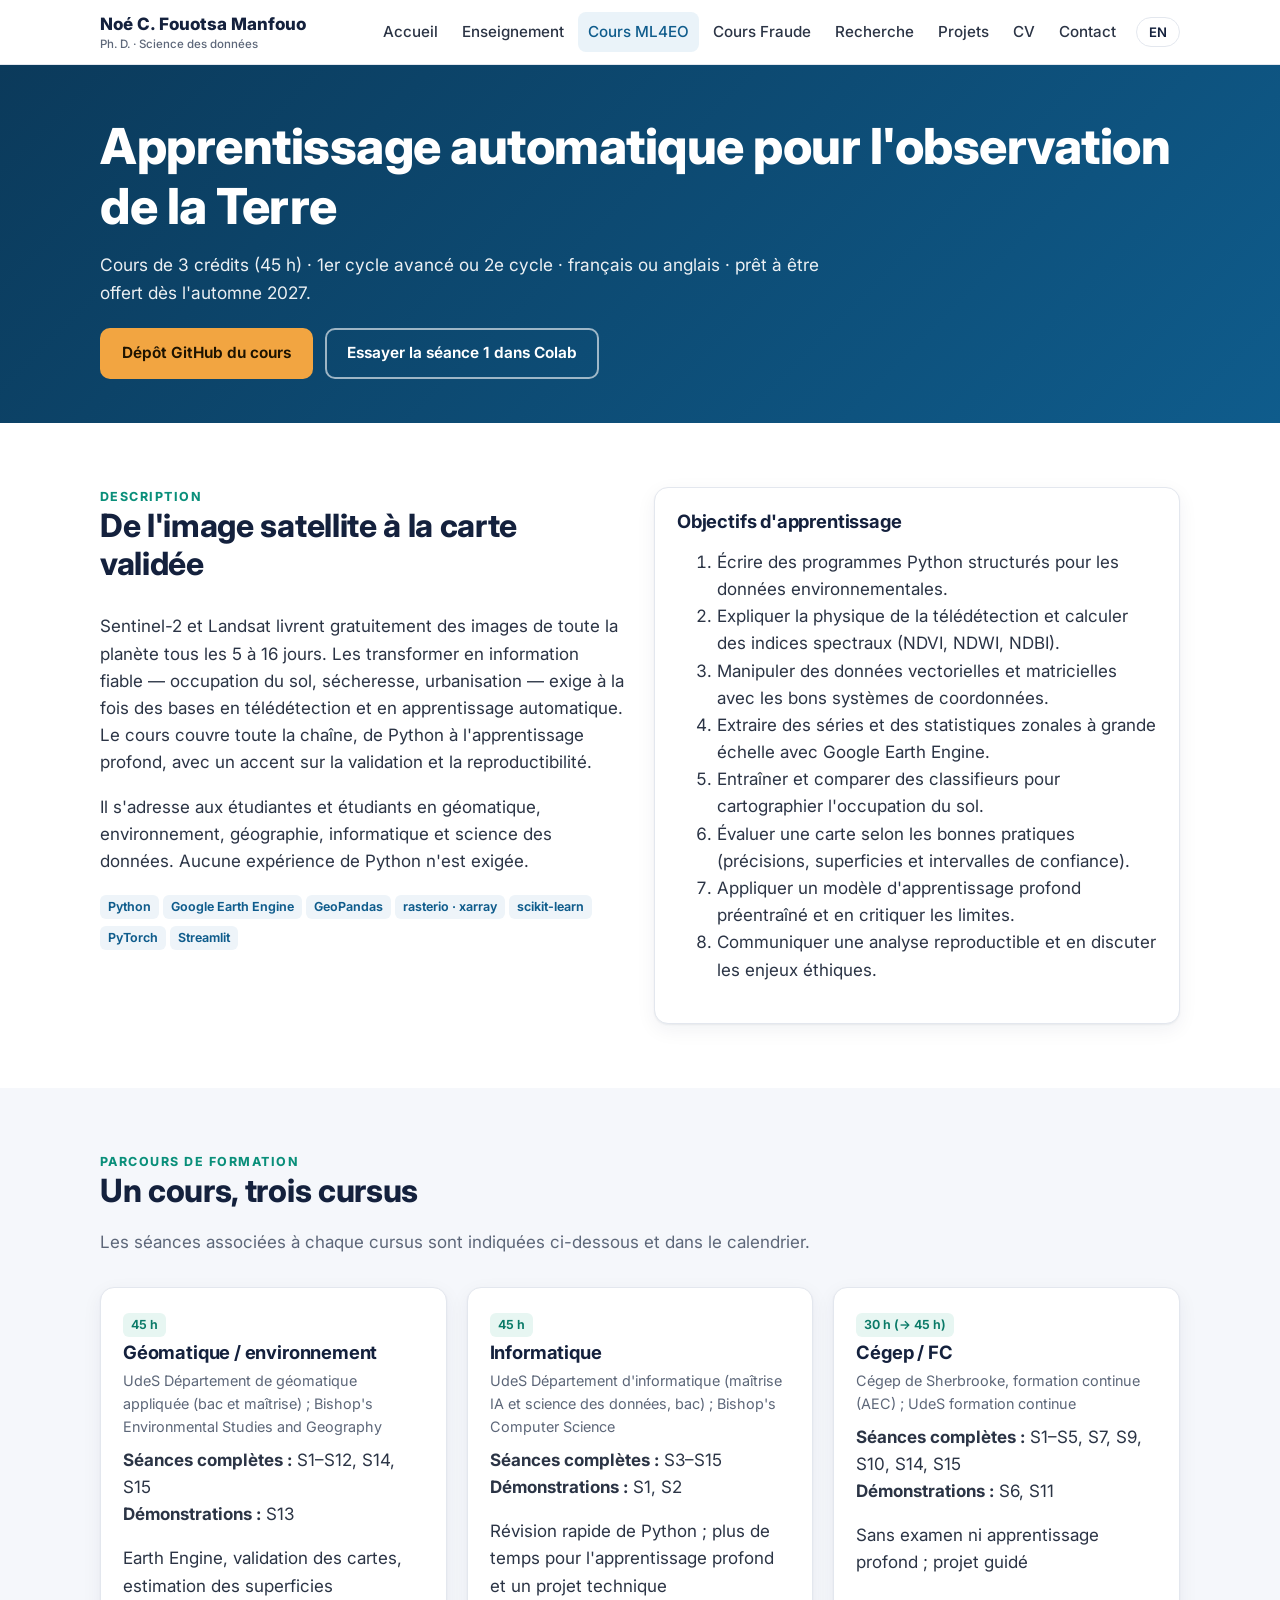
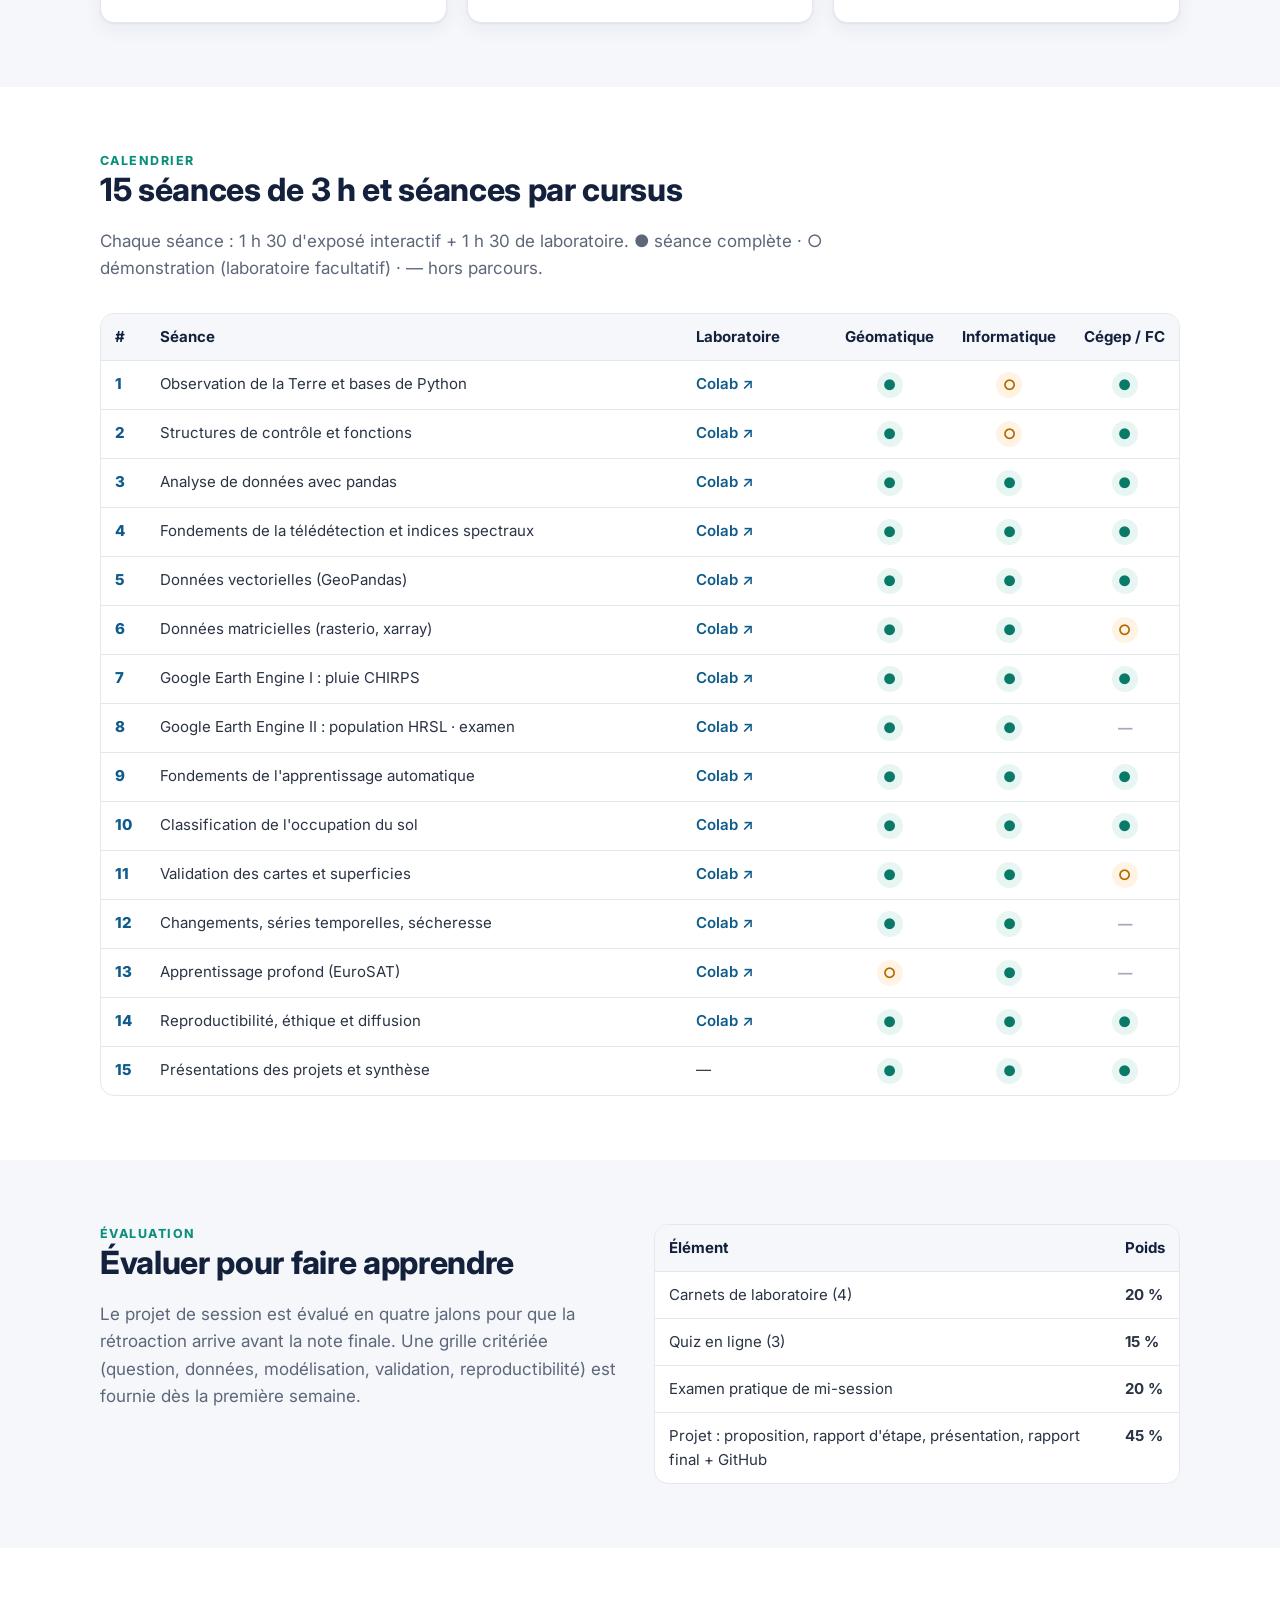
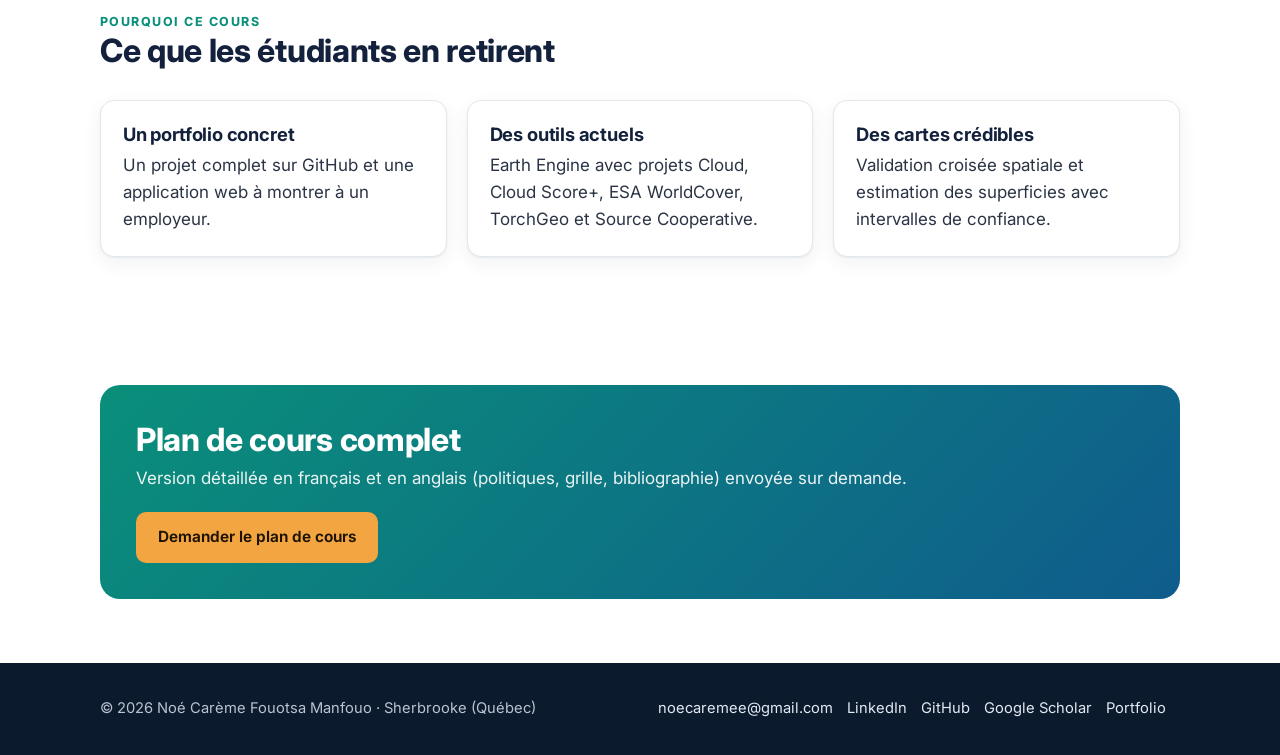
<file: cours-ml4eo.html>
<!doctype html>
<html lang="fr" data-lang="fr">
<head>
<meta charset="utf-8">
<meta name="viewport" content="width=device-width, initial-scale=1">
<title>Cours ML4EO · Course · Noé Carème Fouotsa Manfouo</title>
<meta name="description" content="Cours de 45 h « Apprentissage automatique pour l'observation de la Terre » : plan, 15 séances, laboratoires Colab, évaluation. 45-hour Machine Learning for Earth Observation course.">
<meta property="og:title" content="Cours ML4EO · Course · Noé Carème Fouotsa Manfouo">
<meta property="og:description" content="Cours de 45 h « Apprentissage automatique pour l'observation de la Terre » : plan, 15 séances, laboratoires Colab, évaluation. 45-hour Machine Learning for Earth Observation course.">
<meta property="og:image" content="https://noe2019.github.io/images/portrait.jpg">
<meta property="og:type" content="website">
<link rel="icon" href="images/portrait-sm.jpg">
<link rel="preconnect" href="https://fonts.googleapis.com"><link rel="preconnect" href="https://fonts.gstatic.com" crossorigin>
<link href="https://fonts.googleapis.com/css2?family=Inter:wght@400;500;600;700;800&display=swap" rel="stylesheet">
<link rel="stylesheet" href="assets/site.css">
<script src="assets/site.js"></script>
<script type="application/ld+json">{"@context": "https://schema.org", "@type": "Person", "name": "Noé Carème Fouotsa Manfouo", "jobTitle": "Lecturer in data science, statistics and remote sensing", "url": "https://noe2019.github.io", "email": "mailto:noecaremee@gmail.com", "alumniOf": ["Stellenbosch University", "African Institute for Mathematical Sciences"], "address": {"@type": "PostalAddress", "addressLocality": "Sherbrooke", "addressRegion": "QC", "addressCountry": "CA"}, "sameAs": ["https://www.linkedin.com/in/noefouotsa/", "https://github.com/noe2019", "https://scholar.google.com/citations?user=acKVfowAAAAJ", "https://noe2019.github.io/DA-Portfolio-Website/"]}</script>
</head>
<body>
<header class="top"><div class="wrap">
  <a class="logo" href="index.html">Noé C. Fouotsa Manfouo<small>Ph. D. · <span class="fr">Science des données</span><span class="en">Data science</span></small></a>
  <button class="burger" id="burger" aria-label="Menu">☰</button>
  <nav class="nav" id="nav"><a href="index.html"><span class="fr">Accueil</span><span class="en">Home</span></a><a href="teaching.html"><span class="fr">Enseignement</span><span class="en">Teaching</span></a><a href="cours-ml4eo.html" class=active><span class="fr">Cours ML4EO</span><span class="en">ML4EO course</span></a><a href="cours-fraude360.html"><span class="fr">Cours Fraude</span><span class="en">Fraud course</span></a><a href="publications.html"><span class="fr">Recherche</span><span class="en">Research</span></a><a href="portfolio.html"><span class="fr">Projets</span><span class="en">Projects</span></a><a href="resume.html"><span class="fr">CV</span><span class="en">CV</span></a><a href="contact.html"><span class="fr">Contact</span><span class="en">Contact</span></a><button class="lang" id="lang" aria-label="Langue / Language">EN</button></nav>
</div></header>
<main>

<section class="page-hero"><div class="wrap">
  <h1><span class="fr">Apprentissage automatique pour l'observation de la Terre</span><span class="en">Machine Learning for Earth Observation</span></h1>
  <p><span class="fr">Cours de 3 crédits (45 h) · 1er cycle avancé ou 2e cycle · français ou anglais · prêt à être offert dès l'automne 2027.</span><span class="en">3-credit course (45 h) · upper-year undergraduate or graduate · French or English · ready to offer from Fall 2027.</span></p>
  <div class="btns" style="margin-top:22px"><a class="btn primary" href="https://github.com/noe2019/ML4EO_Bootcamp" target="_blank" rel="noopener"><span class="fr">Dépôt GitHub du cours</span><span class="en">Course GitHub repository</span></a>
  <a class="btn ghost" href="https://colab.research.google.com/github/noe2019/ML4EO_Bootcamp/blob/main/notebooks/01_python_bases.ipynb" target="_blank" rel="noopener"><span class="fr">Essayer la séance 1 dans Colab</span><span class="en">Try session 1 in Colab</span></a></div>
</div></section>

<section><div class="wrap two">
  <div><div class="section-head"><div class="eyebrow"><span class="fr">Description</span><span class="en">Description</span></div><h2><span class="fr">De l'image satellite à la carte validée</span><span class="en">From satellite image to validated map</span></h2></div>
  <div class="fr"><p>Sentinel-2 et Landsat livrent gratuitement des images de toute la planète tous les 5 à 16 jours. Les transformer en information fiable — occupation du sol, sécheresse, urbanisation — exige à la fois des bases en télédétection et en apprentissage automatique. Le cours couvre toute la chaîne, de Python à l'apprentissage profond, avec un accent sur la validation et la reproductibilité.</p><p>Il s'adresse aux étudiantes et étudiants en géomatique, environnement, géographie, informatique et science des données. Aucune expérience de Python n'est exigée.</p></div><div class="en"><p>Sentinel-2 and Landsat provide free imagery of the whole planet every 5 to 16 days. Turning it into reliable information — land cover, drought, urban growth — requires both remote sensing and machine learning. The course covers the full pipeline, from Python to deep learning, with an emphasis on validation and reproducibility.</p><p>It is designed for students in geomatics, environmental science, geography, computer science and data science. No prior Python is required.</p></div>
  <p><span class="tag">Python</span><span class="tag">Google Earth Engine</span><span class="tag">GeoPandas</span><span class="tag">rasterio · xarray</span><span class="tag">scikit-learn</span><span class="tag">PyTorch</span><span class="tag">Streamlit</span></p></div>
  <div class="card"><h3><span class="fr">Objectifs d'apprentissage</span><span class="en">Learning outcomes</span></h3>
    <ol class="fr"><li>Écrire des programmes Python structurés pour les données environnementales.</li><li>Expliquer la physique de la télédétection et calculer des indices spectraux (NDVI, NDWI, NDBI).</li><li>Manipuler des données vectorielles et matricielles avec les bons systèmes de coordonnées.</li><li>Extraire des séries et des statistiques zonales à grande échelle avec Google Earth Engine.</li><li>Entraîner et comparer des classifieurs pour cartographier l'occupation du sol.</li><li>Évaluer une carte selon les bonnes pratiques (précisions, superficies et intervalles de confiance).</li><li>Appliquer un modèle d'apprentissage profond préentraîné et en critiquer les limites.</li><li>Communiquer une analyse reproductible et en discuter les enjeux éthiques.</li></ol><ol class="en"><li>Write structured Python programs for environmental data.</li><li>Explain remote-sensing physics and compute spectral indices (NDVI, NDWI, NDBI).</li><li>Handle vector and raster data with correct coordinate systems.</li><li>Extract time series and zonal statistics at scale with Google Earth Engine.</li><li>Train and compare classifiers to map land cover.</li><li>Assess maps with good practice (accuracies, areas and confidence intervals).</li><li>Apply a pretrained deep-learning model and critique its limits.</li><li>Communicate a reproducible analysis and discuss its ethical implications.</li></ol></div>
</div></section>

<section class="soft"><div class="wrap">
  <div class="section-head"><div class="eyebrow"><span class="fr">Parcours de formation</span><span class="en">Training tracks</span></div><h2><span class="fr">Un cours, trois cursus</span><span class="en">One course, three programs</span></h2>
  <p><span class="fr">Les séances associées à chaque cursus sont indiquées ci-dessous et dans le calendrier.</span><span class="en">The sessions associated with each program are listed below and in the schedule.</span></p></div>
  <div class="cards"><div class="card"><span class="tag green">45 h</span><h3><span class="fr">Géomatique / environnement</span><span class="en">Geomatics / environment</span></h3><p class="meta"><span class="fr">UdeS Département de géomatique appliquée (bac et maîtrise) ; Bishop's Environmental Studies and Geography</span><span class="en">UdeS Applied Geomatics (bachelor's, master's); Bishop's Environmental Studies and Geography</span></p>
<p><b><span class="fr">Séances complètes</span><span class="en">Full sessions</span> :</b> S1–S12, S14, S15<br><b><span class="fr">Démonstrations</span><span class="en">Demonstrations</span> :</b> S13</p><p><span class="fr">Earth Engine, validation des cartes, estimation des superficies</span><span class="en">Earth Engine, map validation, area estimation</span></p></div><div class="card"><span class="tag green">45 h</span><h3><span class="fr">Informatique</span><span class="en">Computer science</span></h3><p class="meta"><span class="fr">UdeS Département d'informatique (maîtrise IA et science des données, bac) ; Bishop's Computer Science</span><span class="en">UdeS Computer Science (AI and data science master's, bachelor's); Bishop's Computer Science</span></p>
<p><b><span class="fr">Séances complètes</span><span class="en">Full sessions</span> :</b> S3–S15<br><b><span class="fr">Démonstrations</span><span class="en">Demonstrations</span> :</b> S1, S2</p><p><span class="fr">Révision rapide de Python ; plus de temps pour l'apprentissage profond et un projet technique</span><span class="en">Fast Python review; more time for deep learning and a technical project</span></p></div><div class="card"><span class="tag green">30 h (→ 45 h)</span><h3><span class="fr">Cégep / FC</span><span class="en">College / CE</span></h3><p class="meta"><span class="fr">Cégep de Sherbrooke, formation continue (AEC) ; UdeS formation continue</span><span class="en">Cégep de Sherbrooke continuing education (AEC); UdeS continuing education</span></p>
<p><b><span class="fr">Séances complètes</span><span class="en">Full sessions</span> :</b> S1–S5, S7, S9, S10, S14, S15<br><b><span class="fr">Démonstrations</span><span class="en">Demonstrations</span> :</b> S6, S11</p><p><span class="fr">Sans examen ni apprentissage profond ; projet guidé</span><span class="en">No exam or deep learning; guided project</span></p></div></div>
</div></section>

<section><div class="wrap">
  <div class="section-head"><div class="eyebrow"><span class="fr">Calendrier</span><span class="en">Schedule</span></div><h2><span class="fr">15 séances de 3 h et séances par cursus</span><span class="en">15 three-hour sessions, by program</span></h2>
  <p><span class="fr">Chaque séance : 1 h 30 d'exposé interactif + 1 h 30 de laboratoire. ● séance complète · ○ démonstration (laboratoire facultatif) · — hors parcours.</span><span class="en">Each session: 1.5 h interactive lecture + 1.5 h lab. ● full session · ○ demonstration (optional lab) · — not in track.</span></p></div>
  <div class="table-wrap"><table><thead><tr><th>#</th><th><span class="fr">Séance</span><span class="en">Session</span></th><th><span class="fr">Laboratoire</span><span class="en">Lab</span></th><th><span class="fr">Géomatique</span><span class="en">Geomatics</span></th><th><span class="fr">Informatique</span><span class="en">CS</span></th><th><span class="fr">Cégep / FC</span><span class="en">College / CE</span></th></tr></thead><tbody><tr><td class="n">1</td><td><span class="fr">Observation de la Terre et bases de Python</span><span class="en">Earth observation and Python basics</span></td><td><a class="colab" href="https://colab.research.google.com/github/noe2019/ML4EO_Bootcamp/blob/main/notebooks/01_python_bases.ipynb" target="_blank" rel="noopener">Colab ↗</a></td><td class="trk"><span class="dot full">●</span></td><td class="trk"><span class="dot demo">○</span></td><td class="trk"><span class="dot full">●</span></td></tr><tr><td class="n">2</td><td><span class="fr">Structures de contrôle et fonctions</span><span class="en">Control flow and functions</span></td><td><a class="colab" href="https://colab.research.google.com/github/noe2019/ML4EO_Bootcamp/blob/main/notebooks/02_controle_fonctions.ipynb" target="_blank" rel="noopener">Colab ↗</a></td><td class="trk"><span class="dot full">●</span></td><td class="trk"><span class="dot demo">○</span></td><td class="trk"><span class="dot full">●</span></td></tr><tr><td class="n">3</td><td><span class="fr">Analyse de données avec pandas</span><span class="en">Data analysis with pandas</span></td><td><a class="colab" href="https://colab.research.google.com/github/noe2019/ML4EO_Bootcamp/blob/main/notebooks/03_pandas_meteo.ipynb" target="_blank" rel="noopener">Colab ↗</a></td><td class="trk"><span class="dot full">●</span></td><td class="trk"><span class="dot full">●</span></td><td class="trk"><span class="dot full">●</span></td></tr><tr><td class="n">4</td><td><span class="fr">Fondements de la télédétection et indices spectraux</span><span class="en">Remote sensing foundations and spectral indices</span></td><td><a class="colab" href="https://colab.research.google.com/github/noe2019/ML4EO_Bootcamp/blob/main/notebooks/04_teledetection_indices.ipynb" target="_blank" rel="noopener">Colab ↗</a></td><td class="trk"><span class="dot full">●</span></td><td class="trk"><span class="dot full">●</span></td><td class="trk"><span class="dot full">●</span></td></tr><tr><td class="n">5</td><td><span class="fr">Données vectorielles (GeoPandas)</span><span class="en">Vector data (GeoPandas)</span></td><td><a class="colab" href="https://colab.research.google.com/github/noe2019/ML4EO_Bootcamp/blob/main/notebooks/05_geopandas_vectoriel.ipynb" target="_blank" rel="noopener">Colab ↗</a></td><td class="trk"><span class="dot full">●</span></td><td class="trk"><span class="dot full">●</span></td><td class="trk"><span class="dot full">●</span></td></tr><tr><td class="n">6</td><td><span class="fr">Données matricielles (rasterio, xarray)</span><span class="en">Raster data (rasterio, xarray)</span></td><td><a class="colab" href="https://colab.research.google.com/github/noe2019/ML4EO_Bootcamp/blob/main/notebooks/06_raster_xarray.ipynb" target="_blank" rel="noopener">Colab ↗</a></td><td class="trk"><span class="dot full">●</span></td><td class="trk"><span class="dot full">●</span></td><td class="trk"><span class="dot demo">○</span></td></tr><tr><td class="n">7</td><td><span class="fr">Google Earth Engine I : pluie CHIRPS</span><span class="en">Google Earth Engine I: CHIRPS rainfall</span></td><td><a class="colab" href="https://colab.research.google.com/github/noe2019/ML4EO_Bootcamp/blob/main/notebooks/07_gee_chirps.ipynb" target="_blank" rel="noopener">Colab ↗</a></td><td class="trk"><span class="dot full">●</span></td><td class="trk"><span class="dot full">●</span></td><td class="trk"><span class="dot full">●</span></td></tr><tr><td class="n">8</td><td><span class="fr">Google Earth Engine II : population HRSL · examen</span><span class="en">Google Earth Engine II: HRSL population · exam</span></td><td><a class="colab" href="https://colab.research.google.com/github/noe2019/ML4EO_Bootcamp/blob/main/notebooks/08_gee_hrsl_population.ipynb" target="_blank" rel="noopener">Colab ↗</a></td><td class="trk"><span class="dot full">●</span></td><td class="trk"><span class="dot full">●</span></td><td class="trk"><span class="dot off">—</span></td></tr><tr><td class="n">9</td><td><span class="fr">Fondements de l'apprentissage automatique</span><span class="en">Machine learning foundations</span></td><td><a class="colab" href="https://colab.research.google.com/github/noe2019/ML4EO_Bootcamp/blob/main/notebooks/09_ml_fondements.ipynb" target="_blank" rel="noopener">Colab ↗</a></td><td class="trk"><span class="dot full">●</span></td><td class="trk"><span class="dot full">●</span></td><td class="trk"><span class="dot full">●</span></td></tr><tr><td class="n">10</td><td><span class="fr">Classification de l'occupation du sol</span><span class="en">Land-cover classification</span></td><td><a class="colab" href="https://colab.research.google.com/github/noe2019/ML4EO_Bootcamp/blob/main/notebooks/10_classification_occupation_sol.ipynb" target="_blank" rel="noopener">Colab ↗</a></td><td class="trk"><span class="dot full">●</span></td><td class="trk"><span class="dot full">●</span></td><td class="trk"><span class="dot full">●</span></td></tr><tr><td class="n">11</td><td><span class="fr">Validation des cartes et superficies</span><span class="en">Map validation and area estimation</span></td><td><a class="colab" href="https://colab.research.google.com/github/noe2019/ML4EO_Bootcamp/blob/main/notebooks/11_validation_cartes.ipynb" target="_blank" rel="noopener">Colab ↗</a></td><td class="trk"><span class="dot full">●</span></td><td class="trk"><span class="dot full">●</span></td><td class="trk"><span class="dot demo">○</span></td></tr><tr><td class="n">12</td><td><span class="fr">Changements, séries temporelles, sécheresse</span><span class="en">Change, time series and drought</span></td><td><a class="colab" href="https://colab.research.google.com/github/noe2019/ML4EO_Bootcamp/blob/main/notebooks/12_changements_series_temporelles.ipynb" target="_blank" rel="noopener">Colab ↗</a></td><td class="trk"><span class="dot full">●</span></td><td class="trk"><span class="dot full">●</span></td><td class="trk"><span class="dot off">—</span></td></tr><tr><td class="n">13</td><td><span class="fr">Apprentissage profond (EuroSAT)</span><span class="en">Deep learning (EuroSAT)</span></td><td><a class="colab" href="https://colab.research.google.com/github/noe2019/ML4EO_Bootcamp/blob/main/notebooks/13_apprentissage_profond_eurosat.ipynb" target="_blank" rel="noopener">Colab ↗</a></td><td class="trk"><span class="dot demo">○</span></td><td class="trk"><span class="dot full">●</span></td><td class="trk"><span class="dot off">—</span></td></tr><tr><td class="n">14</td><td><span class="fr">Reproductibilité, éthique et diffusion</span><span class="en">Reproducibility, ethics and communication</span></td><td><a class="colab" href="https://colab.research.google.com/github/noe2019/ML4EO_Bootcamp/blob/main/notebooks/14_diffusion_streamlit.ipynb" target="_blank" rel="noopener">Colab ↗</a></td><td class="trk"><span class="dot full">●</span></td><td class="trk"><span class="dot full">●</span></td><td class="trk"><span class="dot full">●</span></td></tr><tr><td class="n">15</td><td><span class="fr">Présentations des projets et synthèse</span><span class="en">Project presentations and wrap-up</span></td><td>—</td><td class="trk"><span class="dot full">●</span></td><td class="trk"><span class="dot full">●</span></td><td class="trk"><span class="dot full">●</span></td></tr></tbody></table></div>
</div></section>

<section class="soft"><div class="wrap two">
  <div><div class="section-head"><div class="eyebrow"><span class="fr">Évaluation</span><span class="en">Assessment</span></div><h2><span class="fr">Évaluer pour faire apprendre</span><span class="en">Assessment for learning</span></h2>
  <p><span class="fr">Le projet de session est évalué en quatre jalons pour que la rétroaction arrive avant la note finale. Une grille critériée (question, données, modélisation, validation, reproductibilité) est fournie dès la première semaine.</span><span class="en">The term project is assessed in four milestones so feedback comes before the final grade. A criterion-based rubric (question, data, modelling, validation, reproducibility) is shared in week one.</span></p></div></div>
  <div class="table-wrap"><table><thead><tr><th><span class="fr">Élément</span><span class="en">Component</span></th><th><span class="fr">Poids</span><span class="en">Weight</span></th></tr></thead><tbody>
  <tr><td><span class="fr">Carnets de laboratoire (4)</span><span class="en">Lab notebooks (4)</span></td><td><b>20 %</b></td></tr><tr><td><span class="fr">Quiz en ligne (3)</span><span class="en">Online quizzes (3)</span></td><td><b>15 %</b></td></tr><tr><td><span class="fr">Examen pratique de mi-session</span><span class="en">Midterm practical exam</span></td><td><b>20 %</b></td></tr><tr><td><span class="fr">Projet : proposition, rapport d'étape, présentation, rapport final + GitHub</span><span class="en">Project: proposal, progress report, talk, final report + GitHub</span></td><td><b>45 %</b></td></tr></tbody></table></div>
</div></section>

<section><div class="wrap">
  <div class="section-head"><div class="eyebrow"><span class="fr">Pourquoi ce cours</span><span class="en">Why this course</span></div><h2><span class="fr">Ce que les étudiants en retirent</span><span class="en">What students take away</span></h2></div>
  <div class="cards">
    <div class="card"><h3><span class="fr">Un portfolio concret</span><span class="en">A concrete portfolio</span></h3><p><span class="fr">Un projet complet sur GitHub et une application web à montrer à un employeur.</span><span class="en">A complete GitHub project and a web app to show employers.</span></p></div>
    <div class="card"><h3><span class="fr">Des outils actuels</span><span class="en">Current tools</span></h3><p><span class="fr">Earth Engine avec projets Cloud, Cloud Score+, ESA WorldCover, TorchGeo et Source Cooperative.</span><span class="en">Earth Engine with Cloud projects, Cloud Score+, ESA WorldCover, TorchGeo and Source Cooperative.</span></p></div>
    <div class="card"><h3><span class="fr">Des cartes crédibles</span><span class="en">Credible maps</span></h3><p><span class="fr">Validation croisée spatiale et estimation des superficies avec intervalles de confiance.</span><span class="en">Spatial cross-validation and area estimation with confidence intervals.</span></p></div>
  </div>
</div></section>

<section><div class="wrap"><div class="cta">
  <div><h2><span class="fr">Plan de cours complet</span><span class="en">Full course outline</span></h2><p><span class="fr">Version détaillée en français et en anglais (politiques, grille, bibliographie) envoyée sur demande.</span><span class="en">Detailed French and English version (policies, rubric, readings) sent on request.</span></p></div>
  <div class="btns"><a class="btn primary" href="mailto:noecaremee@gmail.com?subject=Plan%20de%20cours%20ML4EO"><span class="fr">Demander le plan de cours</span><span class="en">Request the outline</span></a></div>
</div></div></section>
</main>
<footer><div class="wrap">
  <div>© 2026 Noé Carème Fouotsa Manfouo · Sherbrooke (Québec)</div>
  <div class="icons"><a href="mailto:noecaremee@gmail.com">noecaremee@gmail.com</a><a href="https://www.linkedin.com/in/noefouotsa/" target="_blank" rel="noopener">LinkedIn</a><a href="https://github.com/noe2019" target="_blank" rel="noopener">GitHub</a><a href="https://scholar.google.com/citations?user=acKVfowAAAAJ" target="_blank" rel="noopener">Google Scholar</a><a href="https://noe2019.github.io/DA-Portfolio-Website/" target="_blank" rel="noopener">Portfolio</a></div>
</div></footer>
</body>
</html>
</file>
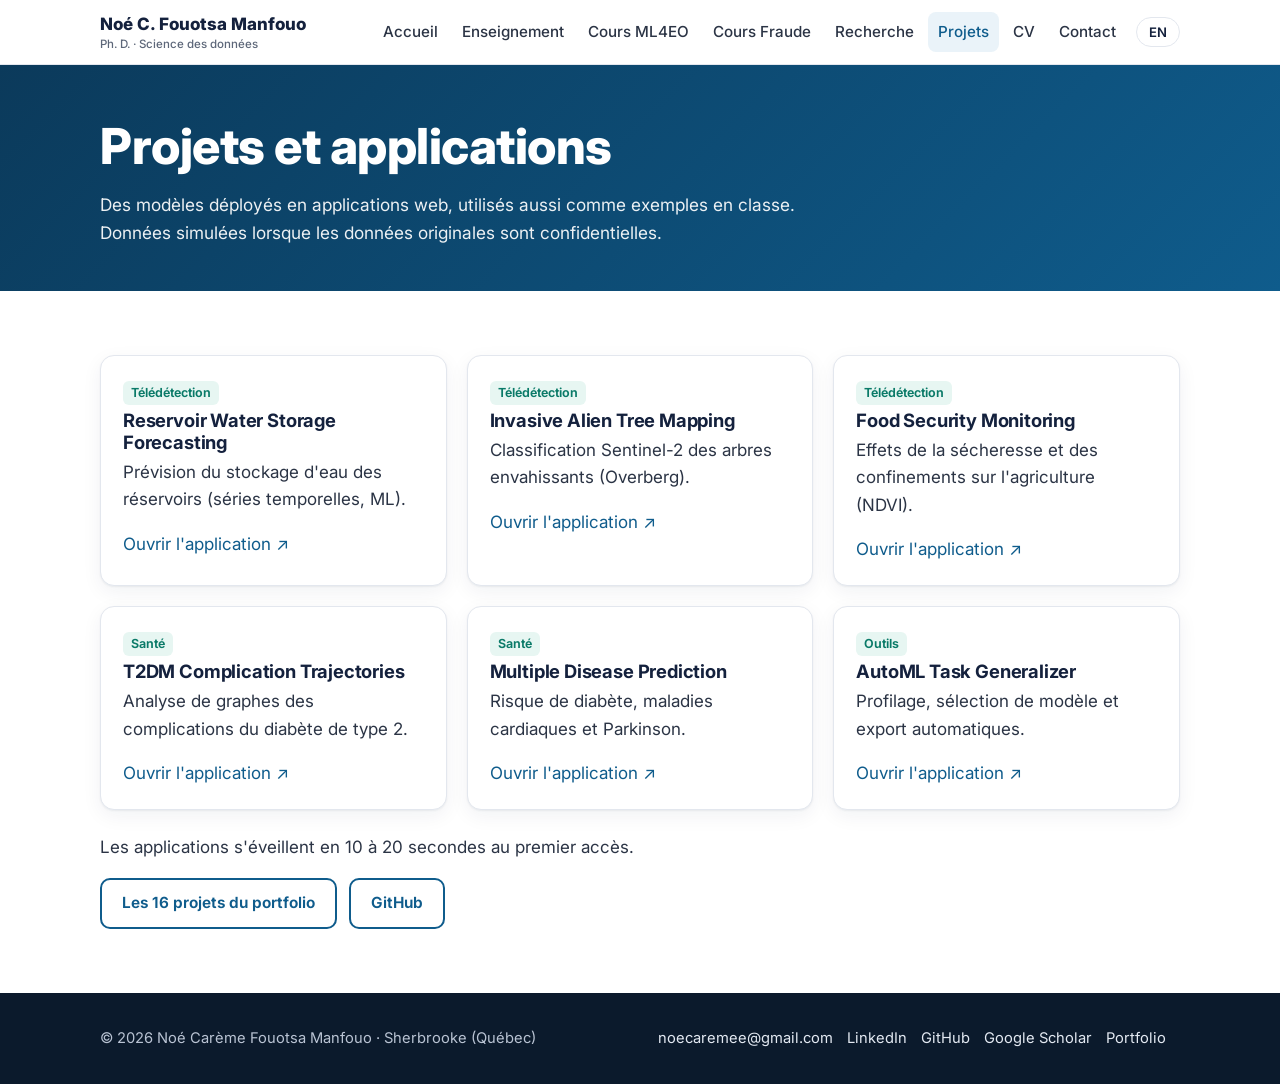
<file: portfolio.html>
<!doctype html>
<html lang="fr" data-lang="fr">
<head>
<meta charset="utf-8">
<meta name="viewport" content="width=device-width, initial-scale=1">
<title>Projets · Projects · Noé Carème Fouotsa Manfouo</title>
<meta name="description" content="Applications d'apprentissage automatique déployées : télédétection, santé, outils. Deployed machine learning applications.">
<meta property="og:title" content="Projets · Projects · Noé Carème Fouotsa Manfouo">
<meta property="og:description" content="Applications d'apprentissage automatique déployées : télédétection, santé, outils. Deployed machine learning applications.">
<meta property="og:image" content="https://noe2019.github.io/images/portrait.jpg">
<meta property="og:type" content="website">
<link rel="icon" href="images/portrait-sm.jpg">
<link rel="preconnect" href="https://fonts.googleapis.com"><link rel="preconnect" href="https://fonts.gstatic.com" crossorigin>
<link href="https://fonts.googleapis.com/css2?family=Inter:wght@400;500;600;700;800&display=swap" rel="stylesheet">
<link rel="stylesheet" href="assets/site.css">
<script src="assets/site.js"></script>
<script type="application/ld+json">{"@context": "https://schema.org", "@type": "Person", "name": "Noé Carème Fouotsa Manfouo", "jobTitle": "Lecturer in data science, statistics and remote sensing", "url": "https://noe2019.github.io", "email": "mailto:noecaremee@gmail.com", "alumniOf": ["Stellenbosch University", "African Institute for Mathematical Sciences"], "address": {"@type": "PostalAddress", "addressLocality": "Sherbrooke", "addressRegion": "QC", "addressCountry": "CA"}, "sameAs": ["https://www.linkedin.com/in/noefouotsa/", "https://github.com/noe2019", "https://scholar.google.com/citations?user=acKVfowAAAAJ", "https://noe2019.github.io/DA-Portfolio-Website/"]}</script>
</head>
<body>
<header class="top"><div class="wrap">
  <a class="logo" href="index.html">Noé C. Fouotsa Manfouo<small>Ph. D. · <span class="fr">Science des données</span><span class="en">Data science</span></small></a>
  <button class="burger" id="burger" aria-label="Menu">☰</button>
  <nav class="nav" id="nav"><a href="index.html"><span class="fr">Accueil</span><span class="en">Home</span></a><a href="teaching.html"><span class="fr">Enseignement</span><span class="en">Teaching</span></a><a href="cours-ml4eo.html"><span class="fr">Cours ML4EO</span><span class="en">ML4EO course</span></a><a href="cours-fraude360.html"><span class="fr">Cours Fraude</span><span class="en">Fraud course</span></a><a href="publications.html"><span class="fr">Recherche</span><span class="en">Research</span></a><a href="portfolio.html" class=active><span class="fr">Projets</span><span class="en">Projects</span></a><a href="resume.html"><span class="fr">CV</span><span class="en">CV</span></a><a href="contact.html"><span class="fr">Contact</span><span class="en">Contact</span></a><button class="lang" id="lang" aria-label="Langue / Language">EN</button></nav>
</div></header>
<main>

<section class="page-hero"><div class="wrap"><h1><span class="fr">Projets et applications</span><span class="en">Projects and applications</span></h1>
<p><span class="fr">Des modèles déployés en applications web, utilisés aussi comme exemples en classe. Données simulées lorsque les données originales sont confidentielles.</span><span class="en">Models deployed as web apps, also used as classroom examples. Simulated data where the original data are confidential.</span></p></div></section>
<section><div class="wrap">
  <div class="cards"><div class="card"><span class="tag green">Télédétection</span><h3>Reservoir Water Storage Forecasting</h3><p><span class="fr">Prévision du stockage d'eau des réservoirs (séries temporelles, ML).</span><span class="en">Reservoir storage forecasting (time series, ML).</span></p><a href="https://noe-water-storage-34fdf1488682.herokuapp.com/" target="_blank" rel="noopener"><span class="fr">Ouvrir l'application ↗</span><span class="en">Open the app ↗</span></a></div><div class="card"><span class="tag green">Télédétection</span><h3>Invasive Alien Tree Mapping</h3><p><span class="fr">Classification Sentinel-2 des arbres envahissants (Overberg).</span><span class="en">Sentinel-2 classification of invasive trees (Overberg).</span></p><a href="https://noe-invasive-species-814a7fc4c770.herokuapp.com/" target="_blank" rel="noopener"><span class="fr">Ouvrir l'application ↗</span><span class="en">Open the app ↗</span></a></div><div class="card"><span class="tag green">Télédétection</span><h3>Food Security Monitoring</h3><p><span class="fr">Effets de la sécheresse et des confinements sur l'agriculture (NDVI).</span><span class="en">Drought and lockdown effects on farming (NDVI).</span></p><a href="https://noe-food-security-c984fe0b9737.herokuapp.com/" target="_blank" rel="noopener"><span class="fr">Ouvrir l'application ↗</span><span class="en">Open the app ↗</span></a></div><div class="card"><span class="tag green">Santé</span><h3>T2DM Complication Trajectories</h3><p><span class="fr">Analyse de graphes des complications du diabète de type 2.</span><span class="en">Graph analysis of type 2 diabetes complications.</span></p><a href="https://noe-t2dm-trajectories-094c80ceabf2.herokuapp.com/" target="_blank" rel="noopener"><span class="fr">Ouvrir l'application ↗</span><span class="en">Open the app ↗</span></a></div><div class="card"><span class="tag green">Santé</span><h3>Multiple Disease Prediction</h3><p><span class="fr">Risque de diabète, maladies cardiaques et Parkinson.</span><span class="en">Diabetes, heart disease and Parkinson's risk.</span></p><a href="https://noe-multi-disease-5ba608b87c4d.herokuapp.com/" target="_blank" rel="noopener"><span class="fr">Ouvrir l'application ↗</span><span class="en">Open the app ↗</span></a></div><div class="card"><span class="tag green">Outils</span><h3>AutoML Task Generalizer</h3><p><span class="fr">Profilage, sélection de modèle et export automatiques.</span><span class="en">Automatic profiling, model selection and export.</span></p><a href="https://noe-automl-55f69a9f06c9.herokuapp.com/" target="_blank" rel="noopener"><span class="fr">Ouvrir l'application ↗</span><span class="en">Open the app ↗</span></a></div></div>
  <p style="margin-top:24px"><span class="fr">Les applications s'éveillent en 10 à 20 secondes au premier accès.</span><span class="en">Apps wake up in 10–20 seconds on first visit.</span></p>
  <div class="btns"><a class="btn outline" href="https://noe2019.github.io/DA-Portfolio-Website/" target="_blank" rel="noopener"><span class="fr">Les 16 projets du portfolio</span><span class="en">All 16 portfolio projects</span></a><a class="btn outline" href="https://github.com/noe2019" target="_blank" rel="noopener">GitHub</a></div>
</div></section>
</main>
<footer><div class="wrap">
  <div>© 2026 Noé Carème Fouotsa Manfouo · Sherbrooke (Québec)</div>
  <div class="icons"><a href="mailto:noecaremee@gmail.com">noecaremee@gmail.com</a><a href="https://www.linkedin.com/in/noefouotsa/" target="_blank" rel="noopener">LinkedIn</a><a href="https://github.com/noe2019" target="_blank" rel="noopener">GitHub</a><a href="https://scholar.google.com/citations?user=acKVfowAAAAJ" target="_blank" rel="noopener">Google Scholar</a><a href="https://noe2019.github.io/DA-Portfolio-Website/" target="_blank" rel="noopener">Portfolio</a></div>
</div></footer>
</body>
</html>
</file>
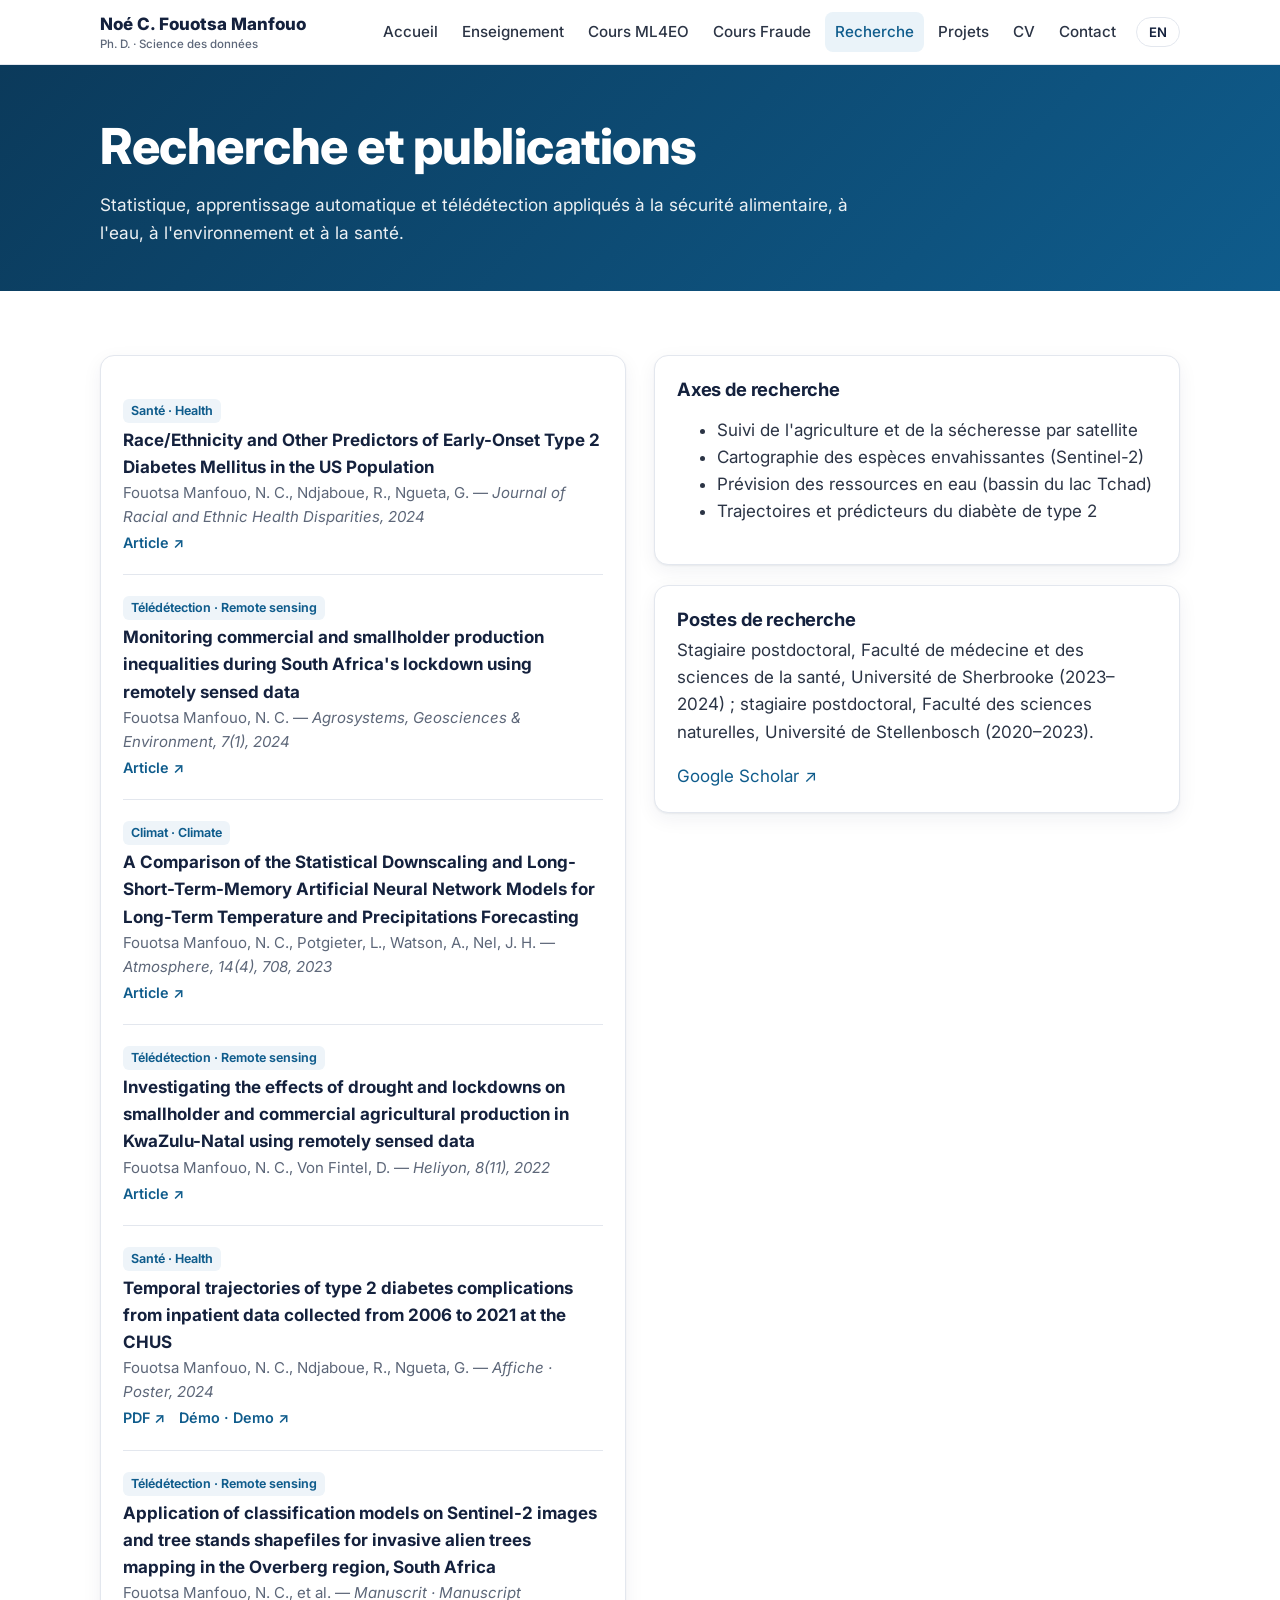
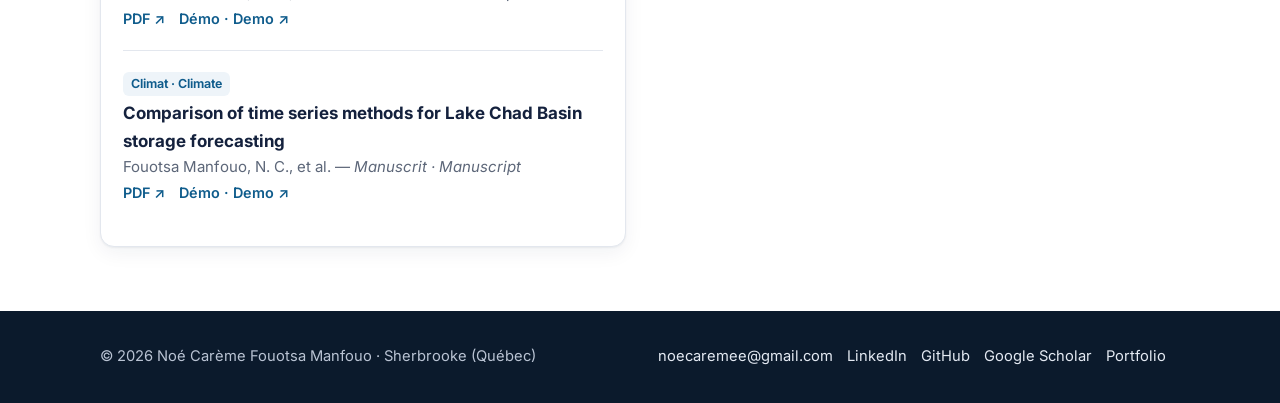
<file: publications.html>
<!doctype html>
<html lang="fr" data-lang="fr">
<head>
<meta charset="utf-8">
<meta name="viewport" content="width=device-width, initial-scale=1">
<title>Recherche · Research · Noé Carème Fouotsa Manfouo</title>
<meta name="description" content="Publications de Noé Carème Fouotsa Manfouo en télédétection, climat et santé. Research publications.">
<meta property="og:title" content="Recherche · Research · Noé Carème Fouotsa Manfouo">
<meta property="og:description" content="Publications de Noé Carème Fouotsa Manfouo en télédétection, climat et santé. Research publications.">
<meta property="og:image" content="https://noe2019.github.io/images/portrait.jpg">
<meta property="og:type" content="website">
<link rel="icon" href="images/portrait-sm.jpg">
<link rel="preconnect" href="https://fonts.googleapis.com"><link rel="preconnect" href="https://fonts.gstatic.com" crossorigin>
<link href="https://fonts.googleapis.com/css2?family=Inter:wght@400;500;600;700;800&display=swap" rel="stylesheet">
<link rel="stylesheet" href="assets/site.css">
<script src="assets/site.js"></script>
<script type="application/ld+json">{"@context": "https://schema.org", "@type": "Person", "name": "Noé Carème Fouotsa Manfouo", "jobTitle": "Lecturer in data science, statistics and remote sensing", "url": "https://noe2019.github.io", "email": "mailto:noecaremee@gmail.com", "alumniOf": ["Stellenbosch University", "African Institute for Mathematical Sciences"], "address": {"@type": "PostalAddress", "addressLocality": "Sherbrooke", "addressRegion": "QC", "addressCountry": "CA"}, "sameAs": ["https://www.linkedin.com/in/noefouotsa/", "https://github.com/noe2019", "https://scholar.google.com/citations?user=acKVfowAAAAJ", "https://noe2019.github.io/DA-Portfolio-Website/"]}</script>
</head>
<body>
<header class="top"><div class="wrap">
  <a class="logo" href="index.html">Noé C. Fouotsa Manfouo<small>Ph. D. · <span class="fr">Science des données</span><span class="en">Data science</span></small></a>
  <button class="burger" id="burger" aria-label="Menu">☰</button>
  <nav class="nav" id="nav"><a href="index.html"><span class="fr">Accueil</span><span class="en">Home</span></a><a href="teaching.html"><span class="fr">Enseignement</span><span class="en">Teaching</span></a><a href="cours-ml4eo.html"><span class="fr">Cours ML4EO</span><span class="en">ML4EO course</span></a><a href="cours-fraude360.html"><span class="fr">Cours Fraude</span><span class="en">Fraud course</span></a><a href="publications.html" class=active><span class="fr">Recherche</span><span class="en">Research</span></a><a href="portfolio.html"><span class="fr">Projets</span><span class="en">Projects</span></a><a href="resume.html"><span class="fr">CV</span><span class="en">CV</span></a><a href="contact.html"><span class="fr">Contact</span><span class="en">Contact</span></a><button class="lang" id="lang" aria-label="Langue / Language">EN</button></nav>
</div></header>
<main>

<section class="page-hero"><div class="wrap"><h1><span class="fr">Recherche et publications</span><span class="en">Research and publications</span></h1>
<p><span class="fr">Statistique, apprentissage automatique et télédétection appliqués à la sécurité alimentaire, à l'eau, à l'environnement et à la santé.</span><span class="en">Statistics, machine learning and remote sensing applied to food security, water, the environment and health.</span></p></div></section>
<section><div class="wrap two">
  <div class="card"><div class="pub"><span class="tag">Santé · Health</span><div class="title">Race/Ethnicity and Other Predictors of Early-Onset Type 2 Diabetes Mellitus in the US Population</div><div class="venue">Fouotsa Manfouo, N. C., Ndjaboue, R., Ngueta, G. — <i>Journal of Racial and Ethnic Health Disparities, 2024</i></div>
<div class="links"><a href="https://www.researchgate.net/publication/379147208_Journal_of_Racial_and_Ethnic_Health_Disparities" target="_blank" rel="noopener">Article ↗</a></div></div><div class="pub"><span class="tag">Télédétection · Remote sensing</span><div class="title">Monitoring commercial and smallholder production inequalities during South Africa's lockdown using remotely sensed data</div><div class="venue">Fouotsa Manfouo, N. C. — <i>Agrosystems, Geosciences & Environment, 7(1), 2024</i></div>
<div class="links"><a href="https://acsess.onlinelibrary.wiley.com/doi/epdf/10.1002/agg2.20460" target="_blank" rel="noopener">Article ↗</a></div></div><div class="pub"><span class="tag">Climat · Climate</span><div class="title">A Comparison of the Statistical Downscaling and Long-Short-Term-Memory Artificial Neural Network Models for Long-Term Temperature and Precipitations Forecasting</div><div class="venue">Fouotsa Manfouo, N. C., Potgieter, L., Watson, A., Nel, J. H. — <i>Atmosphere, 14(4), 708, 2023</i></div>
<div class="links"><a href="https://www.mdpi.com/2073-4433/14/4/708" target="_blank" rel="noopener">Article ↗</a></div></div><div class="pub"><span class="tag">Télédétection · Remote sensing</span><div class="title">Investigating the effects of drought and lockdowns on smallholder and commercial agricultural production in KwaZulu-Natal using remotely sensed data</div><div class="venue">Fouotsa Manfouo, N. C., Von Fintel, D. — <i>Heliyon, 8(11), 2022</i></div>
<div class="links"><a href="https://www.researchgate.net/publication/[base64]" target="_blank" rel="noopener">Article ↗</a></div></div><div class="pub"><span class="tag">Santé · Health</span><div class="title">Temporal trajectories of type 2 diabetes complications from inpatient data collected from 2006 to 2021 at the CHUS</div><div class="venue">Fouotsa Manfouo, N. C., Ndjaboue, R., Ngueta, G. — <i>Affiche · Poster, 2024</i></div>
<div class="links"><a href="docs/poster-t2dm-trajectories-2024.pdf" target="_blank" rel="noopener">PDF ↗</a><a href="https://noe-t2dm-trajectories-094c80ceabf2.herokuapp.com/" target="_blank" rel="noopener">Démo · Demo ↗</a></div></div><div class="pub"><span class="tag">Télédétection · Remote sensing</span><div class="title">Application of classification models on Sentinel-2 images and tree stands shapefiles for invasive alien trees mapping in the Overberg region, South Africa</div><div class="venue">Fouotsa Manfouo, N. C., et al. — <i>Manuscrit · Manuscript</i></div>
<div class="links"><a href="https://drive.google.com/file/d/1pqSl5teMe3puq1RqqU6gwzns7rLO9H9f/view?usp=drive_link" target="_blank" rel="noopener">PDF ↗</a><a href="https://noe-invasive-species-814a7fc4c770.herokuapp.com/" target="_blank" rel="noopener">Démo · Demo ↗</a></div></div><div class="pub"><span class="tag">Climat · Climate</span><div class="title">Comparison of time series methods for Lake Chad Basin storage forecasting</div><div class="venue">Fouotsa Manfouo, N. C., et al. — <i>Manuscrit · Manuscript</i></div>
<div class="links"><a href="https://drive.google.com/file/d/1IUm6gZS1sqg7qPlrQwD0KnH2vtpy5e_-/view?usp=sharing" target="_blank" rel="noopener">PDF ↗</a><a href="https://noe-water-storage-34fdf1488682.herokuapp.com/" target="_blank" rel="noopener">Démo · Demo ↗</a></div></div></div>
  <div>
    <div class="card"><h3><span class="fr">Axes de recherche</span><span class="en">Research themes</span></h3>
      <ul class="fr"><li>Suivi de l'agriculture et de la sécheresse par satellite</li><li>Cartographie des espèces envahissantes (Sentinel-2)</li><li>Prévision des ressources en eau (bassin du lac Tchad)</li><li>Trajectoires et prédicteurs du diabète de type 2</li></ul>
      <ul class="en"><li>Satellite monitoring of agriculture and drought</li><li>Invasive species mapping (Sentinel-2)</li><li>Water resource forecasting (Lake Chad Basin)</li><li>Type 2 diabetes trajectories and predictors</li></ul></div>
    <div class="card" style="margin-top:20px"><h3><span class="fr">Postes de recherche</span><span class="en">Research positions</span></h3>
      <p><span class="fr">Stagiaire postdoctoral, Faculté de médecine et des sciences de la santé, Université de Sherbrooke (2023–2024) ; stagiaire postdoctoral, Faculté des sciences naturelles, Université de Stellenbosch (2020–2023).</span><span class="en">Postdoctoral fellow, Faculty of Medicine and Health Sciences, Université de Sherbrooke (2023–2024); postdoctoral fellow, Faculty of Natural Sciences, Stellenbosch University (2020–2023).</span></p>
      <a href="https://scholar.google.com/citations?user=acKVfowAAAAJ" target="_blank" rel="noopener">Google Scholar ↗</a></div>
  </div>
</div></section>
</main>
<footer><div class="wrap">
  <div>© 2026 Noé Carème Fouotsa Manfouo · Sherbrooke (Québec)</div>
  <div class="icons"><a href="mailto:noecaremee@gmail.com">noecaremee@gmail.com</a><a href="https://www.linkedin.com/in/noefouotsa/" target="_blank" rel="noopener">LinkedIn</a><a href="https://github.com/noe2019" target="_blank" rel="noopener">GitHub</a><a href="https://scholar.google.com/citations?user=acKVfowAAAAJ" target="_blank" rel="noopener">Google Scholar</a><a href="https://noe2019.github.io/DA-Portfolio-Website/" target="_blank" rel="noopener">Portfolio</a></div>
</div></footer>
</body>
</html>
</file>
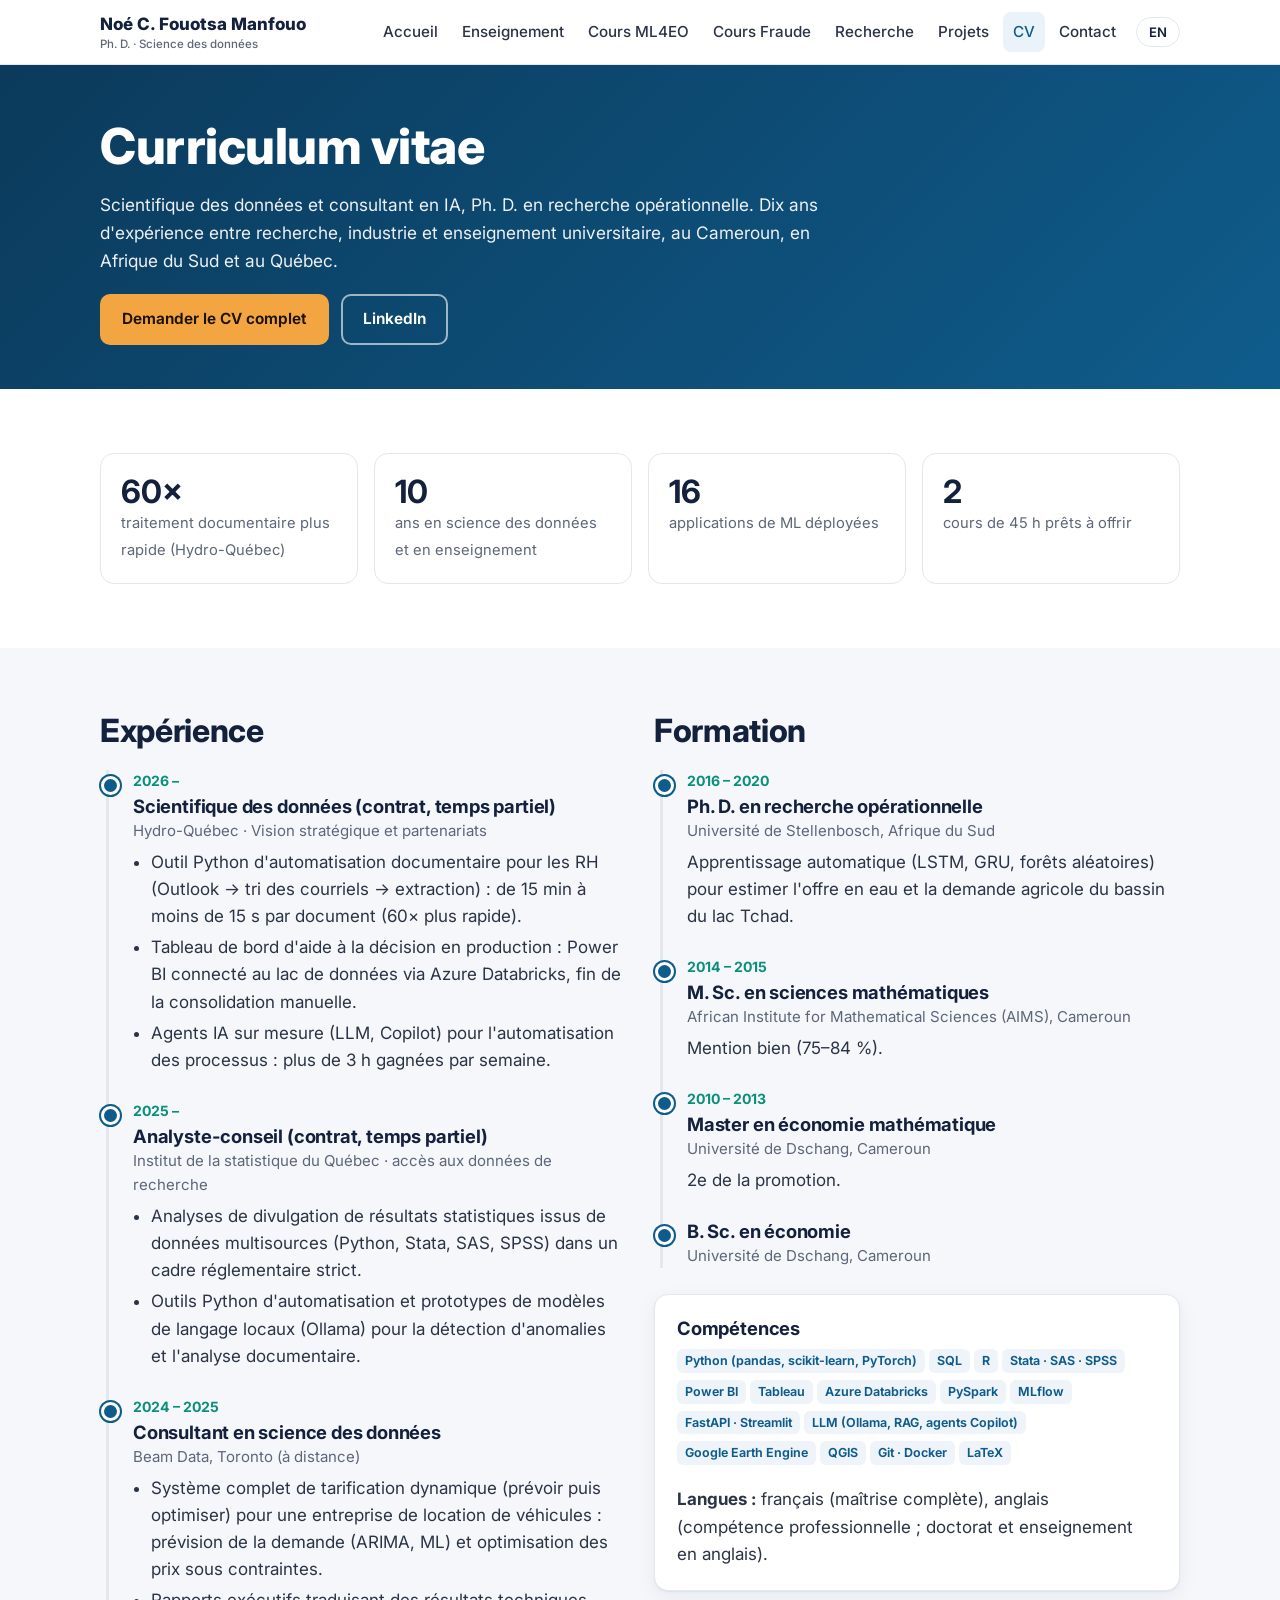
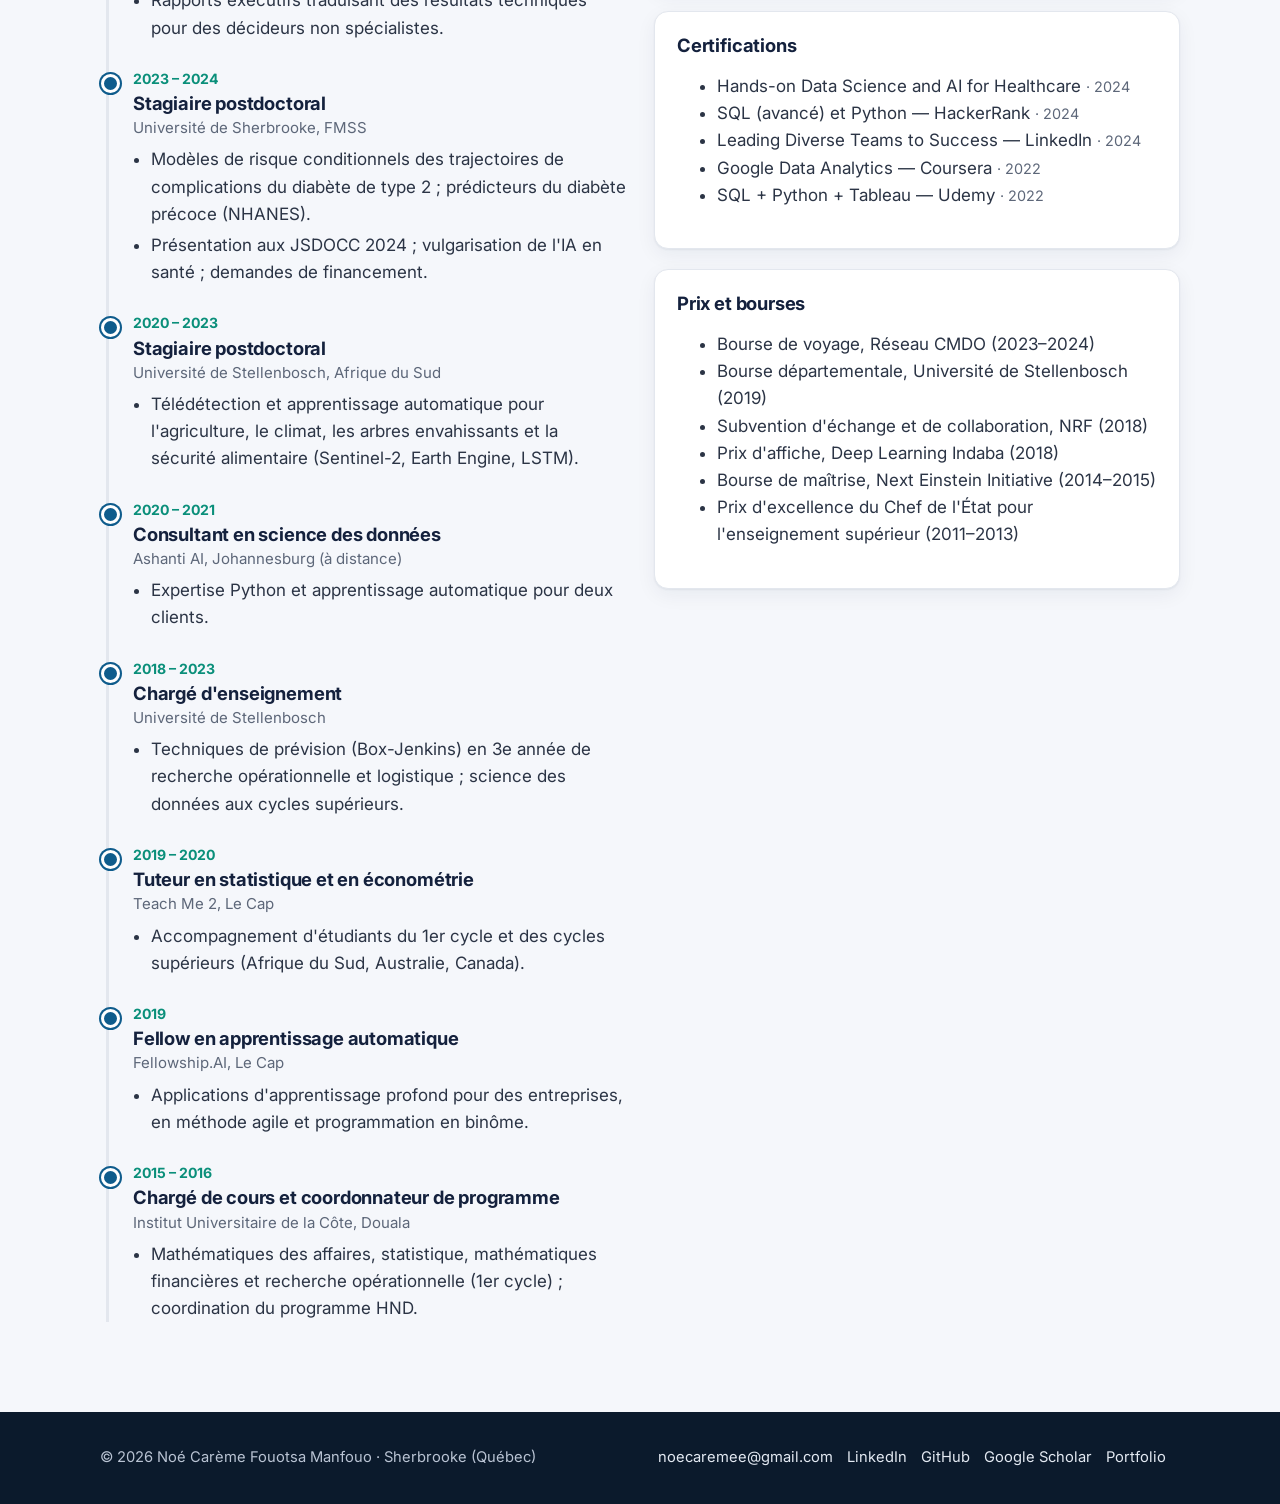
<file: resume.html>
<!doctype html>
<html lang="fr" data-lang="fr">
<head>
<meta charset="utf-8">
<meta name="viewport" content="width=device-width, initial-scale=1">
<title>CV · Noé Carème Fouotsa Manfouo</title>
<meta name="description" content="Curriculum vitae de Noé Carème Fouotsa Manfouo, Ph. D. : Hydro-Québec, Institut de la statistique du Québec, Beam Data, recherche postdoctorale, enseignement. CV.">
<meta property="og:title" content="CV · Noé Carème Fouotsa Manfouo">
<meta property="og:description" content="Curriculum vitae de Noé Carème Fouotsa Manfouo, Ph. D. : Hydro-Québec, Institut de la statistique du Québec, Beam Data, recherche postdoctorale, enseignement. CV.">
<meta property="og:image" content="https://noe2019.github.io/images/portrait.jpg">
<meta property="og:type" content="website">
<link rel="icon" href="images/portrait-sm.jpg">
<link rel="preconnect" href="https://fonts.googleapis.com"><link rel="preconnect" href="https://fonts.gstatic.com" crossorigin>
<link href="https://fonts.googleapis.com/css2?family=Inter:wght@400;500;600;700;800&display=swap" rel="stylesheet">
<link rel="stylesheet" href="assets/site.css">
<script src="assets/site.js"></script>
<script type="application/ld+json">{"@context": "https://schema.org", "@type": "Person", "name": "Noé Carème Fouotsa Manfouo", "jobTitle": "Lecturer in data science, statistics and remote sensing", "url": "https://noe2019.github.io", "email": "mailto:noecaremee@gmail.com", "alumniOf": ["Stellenbosch University", "African Institute for Mathematical Sciences"], "address": {"@type": "PostalAddress", "addressLocality": "Sherbrooke", "addressRegion": "QC", "addressCountry": "CA"}, "sameAs": ["https://www.linkedin.com/in/noefouotsa/", "https://github.com/noe2019", "https://scholar.google.com/citations?user=acKVfowAAAAJ", "https://noe2019.github.io/DA-Portfolio-Website/"]}</script>
</head>
<body>
<header class="top"><div class="wrap">
  <a class="logo" href="index.html">Noé C. Fouotsa Manfouo<small>Ph. D. · <span class="fr">Science des données</span><span class="en">Data science</span></small></a>
  <button class="burger" id="burger" aria-label="Menu">☰</button>
  <nav class="nav" id="nav"><a href="index.html"><span class="fr">Accueil</span><span class="en">Home</span></a><a href="teaching.html"><span class="fr">Enseignement</span><span class="en">Teaching</span></a><a href="cours-ml4eo.html"><span class="fr">Cours ML4EO</span><span class="en">ML4EO course</span></a><a href="cours-fraude360.html"><span class="fr">Cours Fraude</span><span class="en">Fraud course</span></a><a href="publications.html"><span class="fr">Recherche</span><span class="en">Research</span></a><a href="portfolio.html"><span class="fr">Projets</span><span class="en">Projects</span></a><a href="resume.html" class=active><span class="fr">CV</span><span class="en">CV</span></a><a href="contact.html"><span class="fr">Contact</span><span class="en">Contact</span></a><button class="lang" id="lang" aria-label="Langue / Language">EN</button></nav>
</div></header>
<main>

<section class="page-hero"><div class="wrap"><h1>Curriculum vitae</h1>
<p><span class="fr">Scientifique des données et consultant en IA, Ph. D. en recherche opérationnelle. Dix ans d'expérience entre recherche, industrie et enseignement universitaire, au Cameroun, en Afrique du Sud et au Québec.</span><span class="en">Data scientist and AI consultant, PhD in Operations Research. Ten years of experience across research, industry and university teaching in Cameroon, South Africa and Québec.</span></p>
<div class="btns" style="margin-top:20px"><a class="btn primary" href="mailto:noecaremee@gmail.com?subject=CV"><span class="fr">Demander le CV complet</span><span class="en">Request the full CV</span></a><a class="btn ghost" href="https://www.linkedin.com/in/noefouotsa/" target="_blank" rel="noopener">LinkedIn</a></div></div></section>
<section><div class="wrap">
  <div class="stats">
    <div class="stat"><b>60×</b><span><span class="fr">traitement documentaire plus rapide (Hydro-Québec)</span><span class="en">faster document processing (Hydro-Québec)</span></span></div>
    <div class="stat"><b>10</b><span><span class="fr">ans en science des données et en enseignement</span><span class="en">years in data science and teaching</span></span></div>
    <div class="stat"><b>16</b><span><span class="fr">applications de ML déployées</span><span class="en">deployed ML applications</span></span></div>
    <div class="stat"><b>2</b><span><span class="fr">cours de 45 h prêts à offrir</span><span class="en">ready-to-offer 45-hour courses</span></span></div>
  </div>
</div></section>
<section class="soft"><div class="wrap two">
  <div><h2><span class="fr">Expérience</span><span class="en">Experience</span></h2><div class="timeline"><div class="tl"><div class="when">2026 –</div><h3><span class="fr">Scientifique des données (contrat, temps partiel)</span><span class="en">Data Scientist (contract, part-time)</span></h3><div class="where"><span class="fr">Hydro-Québec · Vision stratégique et partenariats</span><span class="en">Hydro-Québec · Strategic Vision and Partnerships</span></div>
<ul class="fr"><li>Outil Python d'automatisation documentaire pour les RH (Outlook → tri des courriels → extraction) : de 15 min à moins de 15 s par document (60× plus rapide).</li><li>Tableau de bord d'aide à la décision en production : Power BI connecté au lac de données via Azure Databricks, fin de la consolidation manuelle.</li><li>Agents IA sur mesure (LLM, Copilot) pour l'automatisation des processus : plus de 3 h gagnées par semaine.</li></ul><ul class="en"><li>Python document-automation tool for HR (Outlook → email triage → extraction): from 15 min to under 15 s per document (60× faster).</li><li>Decision-support dashboard in production: Power BI connected to the data lake through Azure Databricks, ending manual consolidation.</li><li>Custom AI agents (LLM, Copilot) for process automation: more than 3 hours saved per week.</li></ul></div><div class="tl"><div class="when">2025 –</div><h3><span class="fr">Analyste-conseil (contrat, temps partiel)</span><span class="en">Advisory Analyst (contract, part-time)</span></h3><div class="where"><span class="fr">Institut de la statistique du Québec · accès aux données de recherche</span><span class="en">Institut de la statistique du Québec · research data access</span></div>
<ul class="fr"><li>Analyses de divulgation de résultats statistiques issus de données multisources (Python, Stata, SAS, SPSS) dans un cadre réglementaire strict.</li><li>Outils Python d'automatisation et prototypes de modèles de langage locaux (Ollama) pour la détection d'anomalies et l'analyse documentaire.</li></ul><ul class="en"><li>Disclosure review of statistical outputs from multi-source data (Python, Stata, SAS, SPSS) under strict regulatory rules.</li><li>Python automation tools and local language-model prototypes (Ollama) for anomaly detection and document analysis.</li></ul></div><div class="tl"><div class="when">2024 – 2025</div><h3><span class="fr">Consultant en science des données</span><span class="en">Data Science Consultant</span></h3><div class="where"><span class="fr">Beam Data, Toronto (à distance)</span><span class="en">Beam Data, Toronto (remote)</span></div>
<ul class="fr"><li>Système complet de tarification dynamique (prévoir puis optimiser) pour une entreprise de location de véhicules : prévision de la demande (ARIMA, ML) et optimisation des prix sous contraintes.</li><li>Rapports exécutifs traduisant des résultats techniques pour des décideurs non spécialistes.</li></ul><ul class="en"><li>End-to-end dynamic pricing system (predict-then-optimize) for a vehicle rental company: demand forecasting (ARIMA, ML) and constrained price optimization.</li><li>Executive reports translating technical findings for non-technical decision-makers.</li></ul></div><div class="tl"><div class="when">2023 – 2024</div><h3><span class="fr">Stagiaire postdoctoral</span><span class="en">Postdoctoral Researcher</span></h3><div class="where"><span class="fr">Université de Sherbrooke, FMSS</span><span class="en">Université de Sherbrooke, Faculty of Medicine and Health Sciences</span></div>
<ul class="fr"><li>Modèles de risque conditionnels des trajectoires de complications du diabète de type 2 ; prédicteurs du diabète précoce (NHANES).</li><li>Présentation aux JSDOCC 2024 ; vulgarisation de l'IA en santé ; demandes de financement.</li></ul><ul class="en"><li>Conditional risk models of type 2 diabetes complication trajectories; early-onset diabetes predictors (NHANES).</li><li>Presentation at JSDOCC 2024; public outreach on AI in health; funding applications.</li></ul></div><div class="tl"><div class="when">2020 – 2023</div><h3><span class="fr">Stagiaire postdoctoral</span><span class="en">Postdoctoral Researcher</span></h3><div class="where"><span class="fr">Université de Stellenbosch, Afrique du Sud</span><span class="en">Stellenbosch University, South Africa</span></div>
<ul class="fr"><li>Télédétection et apprentissage automatique pour l'agriculture, le climat, les arbres envahissants et la sécurité alimentaire (Sentinel-2, Earth Engine, LSTM).</li></ul><ul class="en"><li>Remote sensing and machine learning for agriculture, climate, invasive trees and food security (Sentinel-2, Earth Engine, LSTM).</li></ul></div><div class="tl"><div class="when">2020 – 2021</div><h3><span class="fr">Consultant en science des données</span><span class="en">Data Science Consultant</span></h3><div class="where"><span class="fr">Ashanti AI, Johannesburg (à distance)</span><span class="en">Ashanti AI, Johannesburg (remote)</span></div>
<ul class="fr"><li>Expertise Python et apprentissage automatique pour deux clients.</li></ul><ul class="en"><li>Python and machine-learning expertise for two clients.</li></ul></div><div class="tl"><div class="when">2018 – 2023</div><h3><span class="fr">Chargé d'enseignement</span><span class="en">Assistant Lecturer</span></h3><div class="where"><span class="fr">Université de Stellenbosch</span><span class="en">Stellenbosch University</span></div>
<ul class="fr"><li>Techniques de prévision (Box-Jenkins) en 3e année de recherche opérationnelle et logistique ; science des données aux cycles supérieurs.</li></ul><ul class="en"><li>Forecasting (Box-Jenkins) for third-year Operations Research and Logistics students; graduate data science.</li></ul></div><div class="tl"><div class="when">2019 – 2020</div><h3><span class="fr">Tuteur en statistique et en économétrie</span><span class="en">Statistics and Econometrics Tutor</span></h3><div class="where"><span class="fr">Teach Me 2, Le Cap</span><span class="en">Teach Me 2, Cape Town</span></div>
<ul class="fr"><li>Accompagnement d'étudiants du 1er cycle et des cycles supérieurs (Afrique du Sud, Australie, Canada).</li></ul><ul class="en"><li>Support for undergraduate and graduate students (South Africa, Australia, Canada).</li></ul></div><div class="tl"><div class="when">2019</div><h3><span class="fr">Fellow en apprentissage automatique</span><span class="en">Machine Learning Fellow</span></h3><div class="where"><span class="fr">Fellowship.AI, Le Cap</span><span class="en">Fellowship.AI, Cape Town</span></div>
<ul class="fr"><li>Applications d'apprentissage profond pour des entreprises, en méthode agile et programmation en binôme.</li></ul><ul class="en"><li>Deep-learning applications for companies, using agile methods and pair programming.</li></ul></div><div class="tl"><div class="when">2015 – 2016</div><h3><span class="fr">Chargé de cours et coordonnateur de programme</span><span class="en">Lecturer and Program Coordinator</span></h3><div class="where"><span class="fr">Institut Universitaire de la Côte, Douala</span><span class="en">Institut Universitaire de la Côte, Douala</span></div>
<ul class="fr"><li>Mathématiques des affaires, statistique, mathématiques financières et recherche opérationnelle (1er cycle) ; coordination du programme HND.</li></ul><ul class="en"><li>Business mathematics, statistics, financial mathematics and operations research (undergraduate); HND program coordination.</li></ul></div></div></div>
  <div><h2><span class="fr">Formation</span><span class="en">Education</span></h2><div class="timeline"><div class="tl"><div class="when">2016 – 2020</div><h3><span class="fr">Ph. D. en recherche opérationnelle</span><span class="en">PhD in Operations Research</span></h3><div class="where"><span class="fr">Université de Stellenbosch, Afrique du Sud</span><span class="en">Stellenbosch University, South Africa</span></div><p><span class="fr">Apprentissage automatique (LSTM, GRU, forêts aléatoires) pour estimer l'offre en eau et la demande agricole du bassin du lac Tchad.</span><span class="en">Machine learning (LSTM, GRU, random forests) to estimate water supply and agricultural demand in the Lake Chad Basin.</span></p></div><div class="tl"><div class="when">2014 – 2015</div><h3><span class="fr">M. Sc. en sciences mathématiques</span><span class="en">MSc in Mathematical Sciences</span></h3><div class="where"><span class="fr">African Institute for Mathematical Sciences (AIMS), Cameroun</span><span class="en">African Institute for Mathematical Sciences (AIMS), Cameroon</span></div><p><span class="fr">Mention bien (75–84 %).</span><span class="en">Good pass (75–84%).</span></p></div><div class="tl"><div class="when">2010 – 2013</div><h3><span class="fr">Master en économie mathématique</span><span class="en">Master's in Mathematical Economics</span></h3><div class="where"><span class="fr">Université de Dschang, Cameroun</span><span class="en">University of Dschang, Cameroon</span></div><p><span class="fr">2e de la promotion.</span><span class="en">Ranked 2nd in the cohort.</span></p></div><div class="tl"><div class="when"></div><h3><span class="fr">B. Sc. en économie</span><span class="en">BSc in Economics</span></h3><div class="where"><span class="fr">Université de Dschang, Cameroun</span><span class="en">University of Dschang, Cameroon</span></div></div></div>
    <div class="card" style="margin-top:10px"><h3><span class="fr">Compétences</span><span class="en">Skills</span></h3>
      <p><span class="tag">Python (pandas, scikit-learn, PyTorch)</span><span class="tag">SQL</span><span class="tag">R</span><span class="tag">Stata · SAS · SPSS</span><span class="tag">Power BI</span><span class="tag">Tableau</span><span class="tag">Azure Databricks</span><span class="tag">PySpark</span><span class="tag">MLflow</span><span class="tag">FastAPI · Streamlit</span><span class="tag"><span class="fr">LLM (Ollama, RAG, agents Copilot)</span><span class="en">LLMs (Ollama, RAG, Copilot agents)</span></span><span class="tag">Google Earth Engine</span><span class="tag">QGIS</span><span class="tag">Git · Docker</span><span class="tag">LaTeX</span></p>
      <p><span class="fr"><b>Langues :</b> français (maîtrise complète), anglais (compétence professionnelle ; doctorat et enseignement en anglais).</span><span class="en"><b>Languages:</b> French (full professional proficiency), English (professional working proficiency; PhD and teaching in English).</span></p></div>
    <div class="card" style="margin-top:20px"><h3><span class="fr">Certifications</span><span class="en">Certifications</span></h3>
      <ul><li>Hands-on Data Science and AI for Healthcare <span class='meta'>· 2024</span></li><li>SQL (avancé) et Python — HackerRank <span class='meta'>· 2024</span></li><li>Leading Diverse Teams to Success — LinkedIn <span class='meta'>· 2024</span></li><li>Google Data Analytics — Coursera <span class='meta'>· 2022</span></li><li>SQL + Python + Tableau — Udemy <span class='meta'>· 2022</span></li></ul></div>
    <div class="card" style="margin-top:20px"><h3><span class="fr">Prix et bourses</span><span class="en">Awards and scholarships</span></h3>
      <ul class="fr"><li>Bourse de voyage, Réseau CMDO (2023–2024)</li><li>Bourse départementale, Université de Stellenbosch (2019)</li><li>Subvention d'échange et de collaboration, NRF (2018)</li><li>Prix d'affiche, Deep Learning Indaba (2018)</li><li>Bourse de maîtrise, Next Einstein Initiative (2014–2015)</li><li>Prix d'excellence du Chef de l'État pour l'enseignement supérieur (2011–2013)</li></ul><ul class="en"><li>Travel grant, CMDO network (2023–2024)</li><li>Departmental scholarship, Stellenbosch University (2019)</li><li>Knowledge Interchange and Collaboration grant, NRF (2018)</li><li>Poster award, Deep Learning Indaba (2018)</li><li>Master's scholarship, Next Einstein Initiative (2014–2015)</li><li>Head of State Higher Education Excellence Award (2011–2013)</li></ul></div>
  </div>
</div></section>
</main>
<footer><div class="wrap">
  <div>© 2026 Noé Carème Fouotsa Manfouo · Sherbrooke (Québec)</div>
  <div class="icons"><a href="mailto:noecaremee@gmail.com">noecaremee@gmail.com</a><a href="https://www.linkedin.com/in/noefouotsa/" target="_blank" rel="noopener">LinkedIn</a><a href="https://github.com/noe2019" target="_blank" rel="noopener">GitHub</a><a href="https://scholar.google.com/citations?user=acKVfowAAAAJ" target="_blank" rel="noopener">Google Scholar</a><a href="https://noe2019.github.io/DA-Portfolio-Website/" target="_blank" rel="noopener">Portfolio</a></div>
</div></footer>
</body>
</html>
</file>
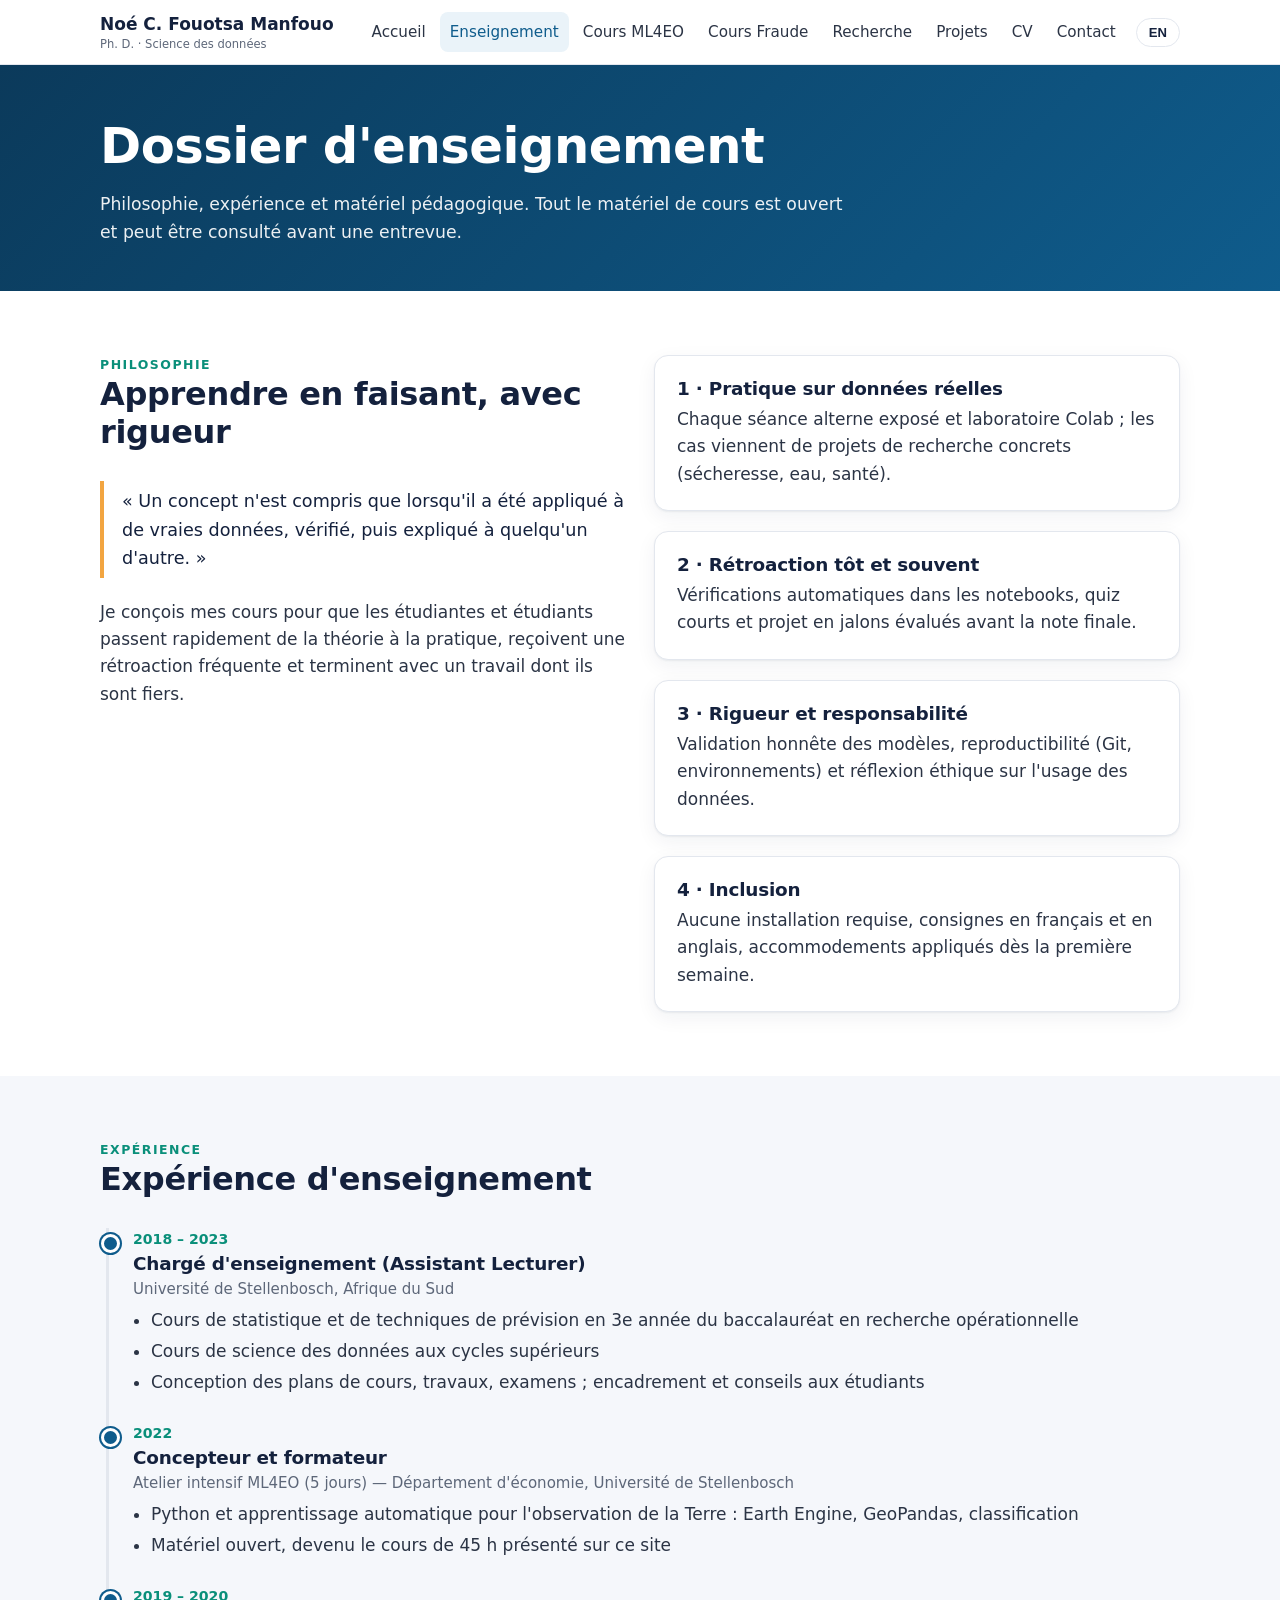
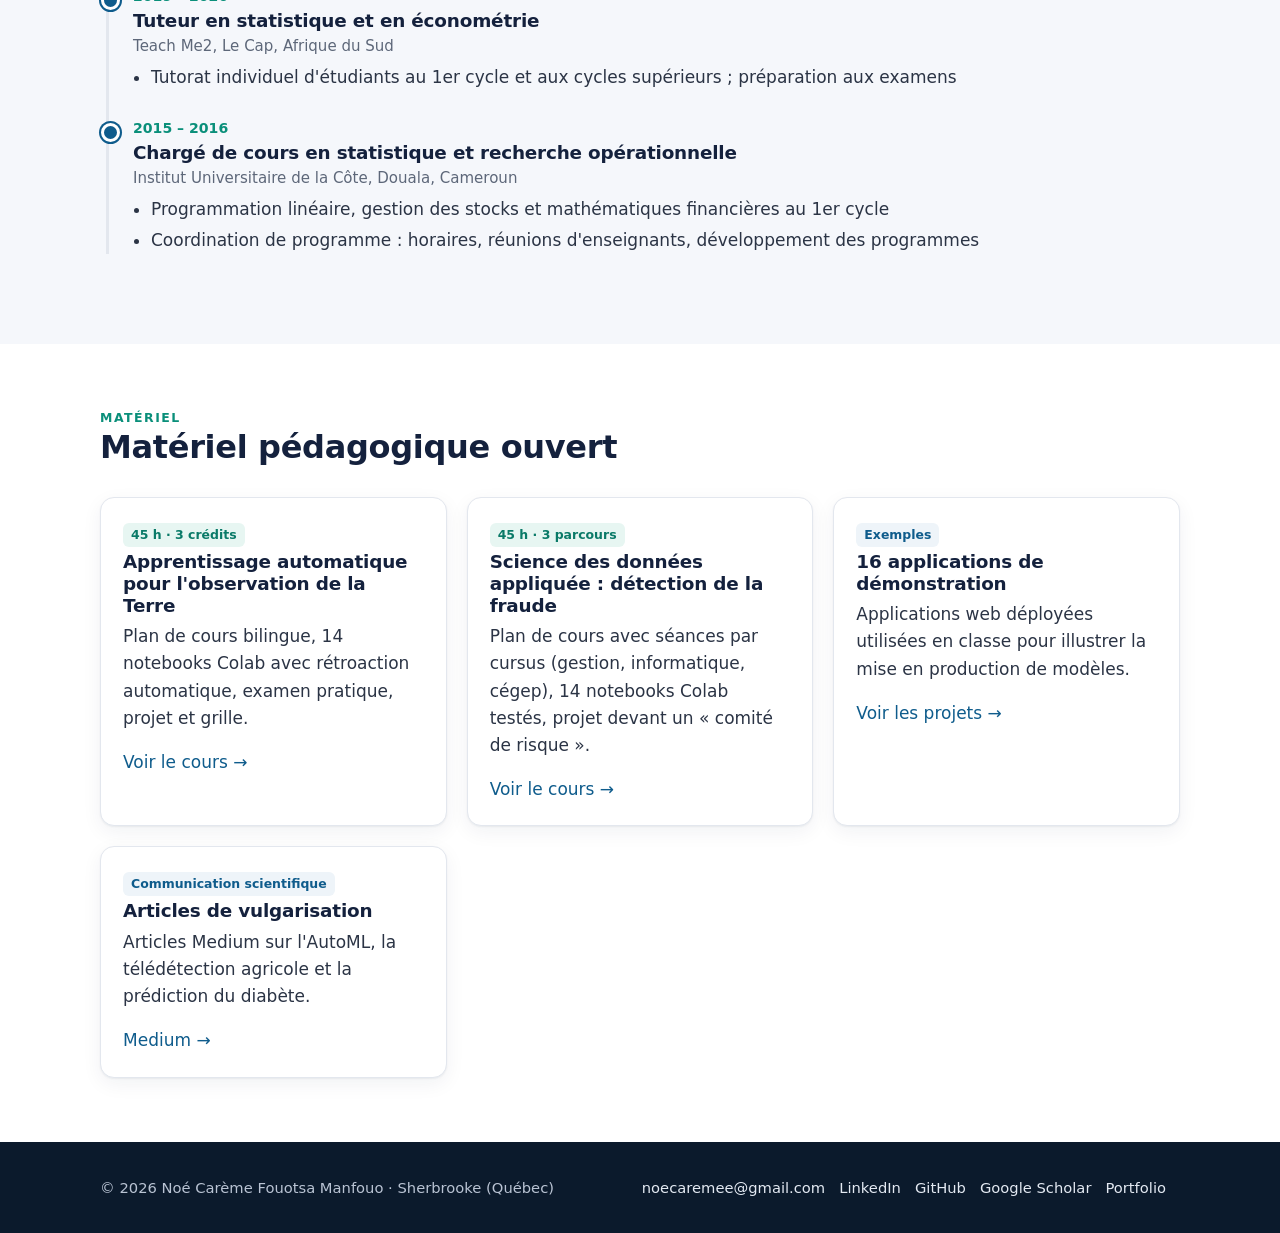
<file: students.html>
<!doctype html><html><head><meta charset="utf-8"><meta http-equiv="refresh" content="0; url=teaching.html"><link rel="canonical" href="https://noe2019.github.io/teaching.html"><title>Redirection</title></head><body><a href="teaching.html">teaching.html</a></body></html>
</file>
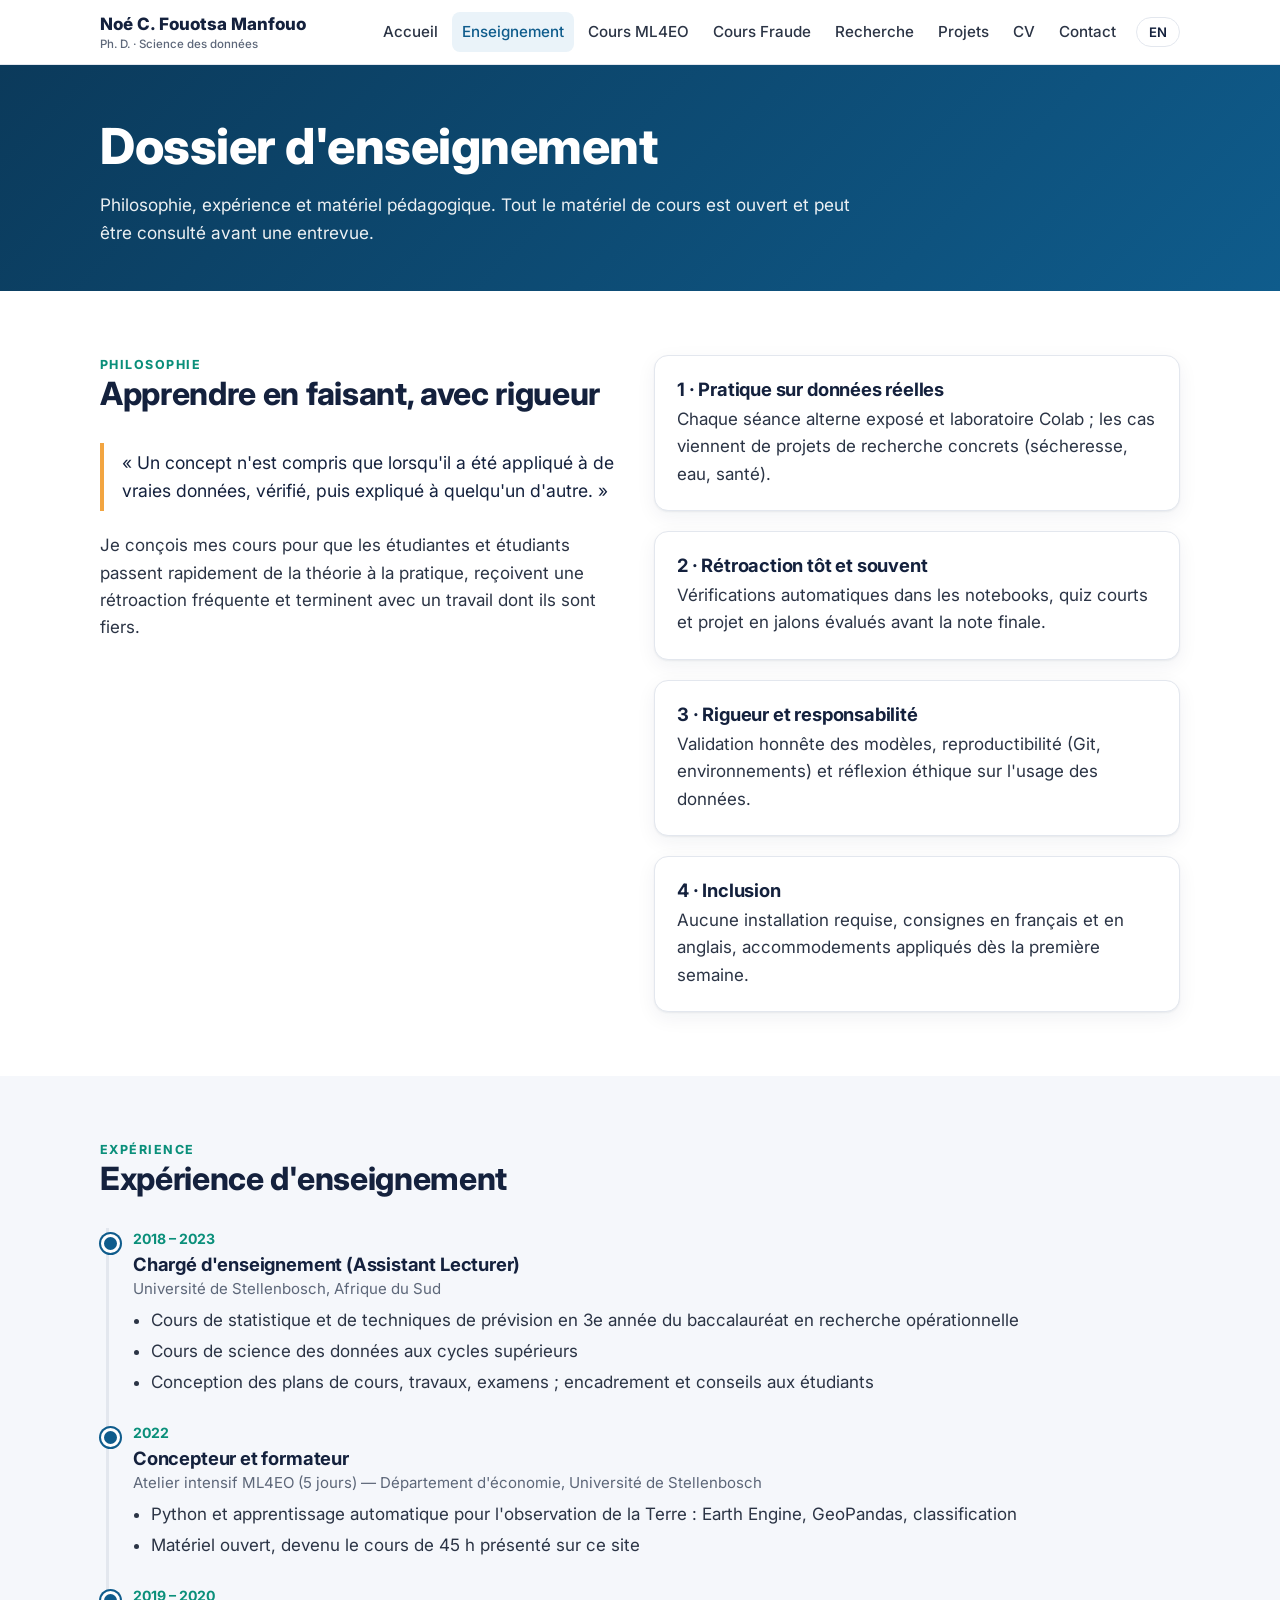
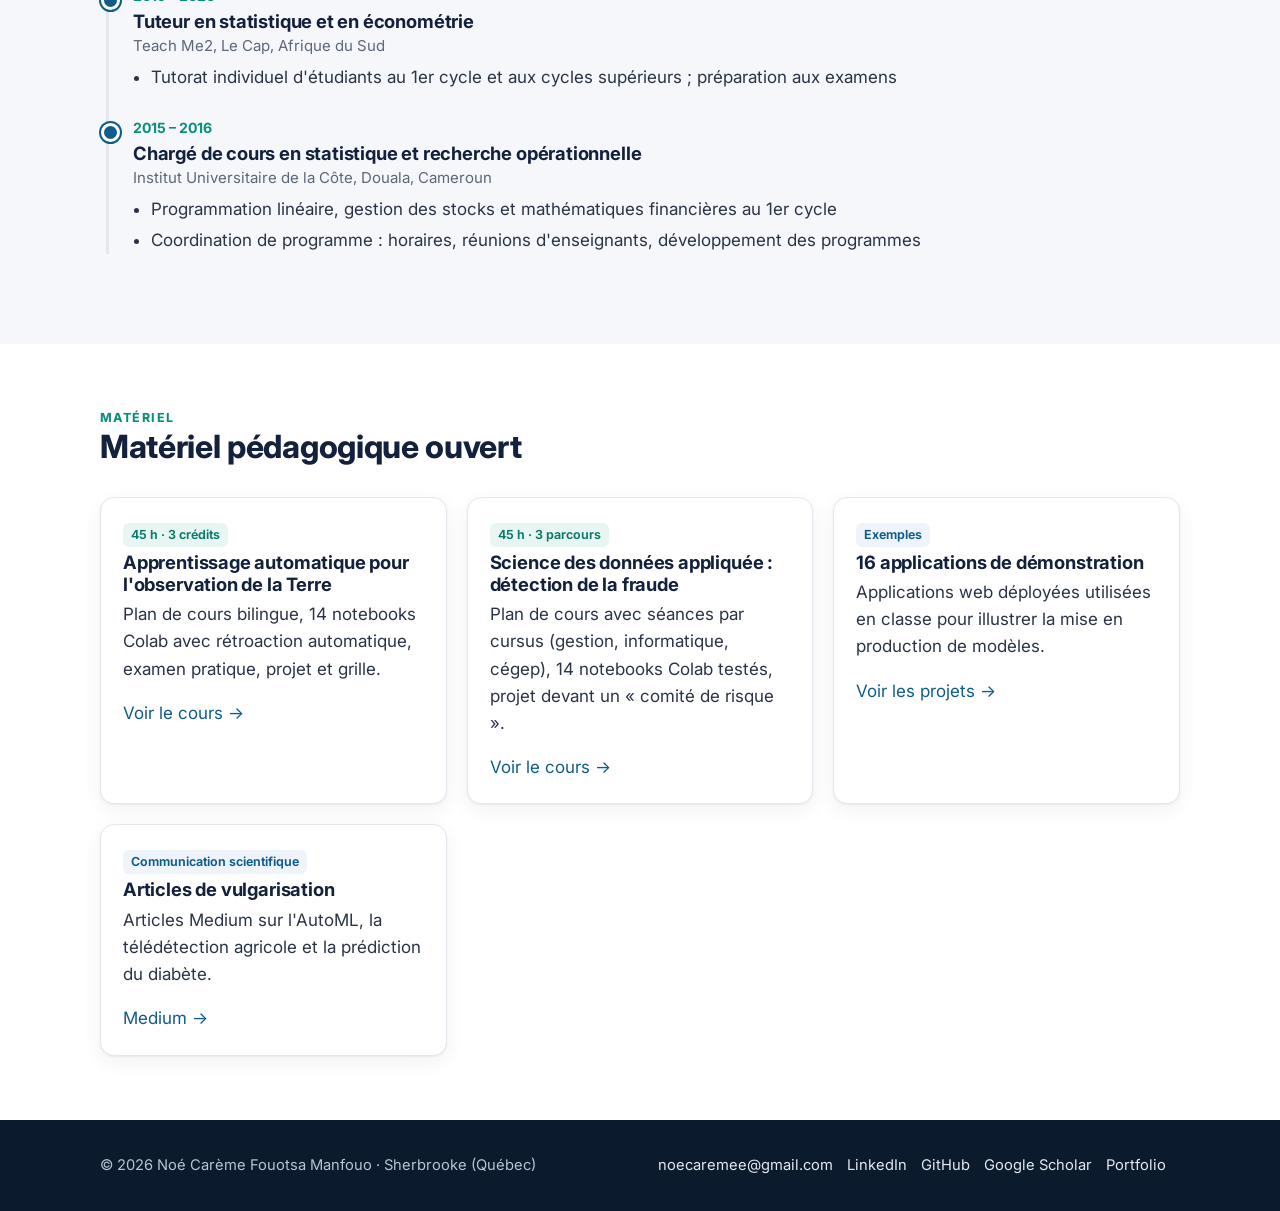
<file: teaching.html>
<!doctype html>
<html lang="fr" data-lang="fr">
<head>
<meta charset="utf-8">
<meta name="viewport" content="width=device-width, initial-scale=1">
<title>Enseignement · Teaching · Noé Carème Fouotsa Manfouo</title>
<meta name="description" content="Dossier d'enseignement : philosophie, expérience depuis 2015, matériel ouvert. Teaching portfolio of Noé Carème Fouotsa Manfouo.">
<meta property="og:title" content="Enseignement · Teaching · Noé Carème Fouotsa Manfouo">
<meta property="og:description" content="Dossier d'enseignement : philosophie, expérience depuis 2015, matériel ouvert. Teaching portfolio of Noé Carème Fouotsa Manfouo.">
<meta property="og:image" content="https://noe2019.github.io/images/portrait.jpg">
<meta property="og:type" content="website">
<link rel="icon" href="images/portrait-sm.jpg">
<link rel="preconnect" href="https://fonts.googleapis.com"><link rel="preconnect" href="https://fonts.gstatic.com" crossorigin>
<link href="https://fonts.googleapis.com/css2?family=Inter:wght@400;500;600;700;800&display=swap" rel="stylesheet">
<link rel="stylesheet" href="assets/site.css">
<script src="assets/site.js"></script>
<script type="application/ld+json">{"@context": "https://schema.org", "@type": "Person", "name": "Noé Carème Fouotsa Manfouo", "jobTitle": "Lecturer in data science, statistics and remote sensing", "url": "https://noe2019.github.io", "email": "mailto:noecaremee@gmail.com", "alumniOf": ["Stellenbosch University", "African Institute for Mathematical Sciences"], "address": {"@type": "PostalAddress", "addressLocality": "Sherbrooke", "addressRegion": "QC", "addressCountry": "CA"}, "sameAs": ["https://www.linkedin.com/in/noefouotsa/", "https://github.com/noe2019", "https://scholar.google.com/citations?user=acKVfowAAAAJ", "https://noe2019.github.io/DA-Portfolio-Website/"]}</script>
</head>
<body>
<header class="top"><div class="wrap">
  <a class="logo" href="index.html">Noé C. Fouotsa Manfouo<small>Ph. D. · <span class="fr">Science des données</span><span class="en">Data science</span></small></a>
  <button class="burger" id="burger" aria-label="Menu">☰</button>
  <nav class="nav" id="nav"><a href="index.html"><span class="fr">Accueil</span><span class="en">Home</span></a><a href="teaching.html" class=active><span class="fr">Enseignement</span><span class="en">Teaching</span></a><a href="cours-ml4eo.html"><span class="fr">Cours ML4EO</span><span class="en">ML4EO course</span></a><a href="cours-fraude360.html"><span class="fr">Cours Fraude</span><span class="en">Fraud course</span></a><a href="publications.html"><span class="fr">Recherche</span><span class="en">Research</span></a><a href="portfolio.html"><span class="fr">Projets</span><span class="en">Projects</span></a><a href="resume.html"><span class="fr">CV</span><span class="en">CV</span></a><a href="contact.html"><span class="fr">Contact</span><span class="en">Contact</span></a><button class="lang" id="lang" aria-label="Langue / Language">EN</button></nav>
</div></header>
<main>

<section class="page-hero"><div class="wrap"><h1><span class="fr">Dossier d'enseignement</span><span class="en">Teaching portfolio</span></h1>
<p><span class="fr">Philosophie, expérience et matériel pédagogique. Tout le matériel de cours est ouvert et peut être consulté avant une entrevue.</span><span class="en">Philosophy, experience and teaching material. All course material is open and can be reviewed before an interview.</span></p></div></section>

<section><div class="wrap two">
  <div>
    <div class="section-head"><div class="eyebrow"><span class="fr">Philosophie</span><span class="en">Philosophy</span></div><h2><span class="fr">Apprendre en faisant, avec rigueur</span><span class="en">Learning by doing, with rigour</span></h2></div>
    <p class="quote"><span class="fr">« Un concept n'est compris que lorsqu'il a été appliqué à de vraies données, vérifié, puis expliqué à quelqu'un d'autre. »</span><span class="en">“A concept is understood only once it has been applied to real data, checked, and explained to someone else.”</span></p>
    <div class="fr"><p>Je conçois mes cours pour que les étudiantes et étudiants passent rapidement de la théorie à la pratique, reçoivent une rétroaction fréquente et terminent avec un travail dont ils sont fiers.</p></div><div class="en"><p>I design my courses so that students move quickly from theory to practice, receive frequent feedback and finish with work they are proud of.</p></div>
  </div>
  <div class="cards" style="grid-template-columns:1fr">
    <div class="card"><h3>1 · <span class="fr">Pratique sur données réelles</span><span class="en">Practice on real data</span></h3><p><span class="fr">Chaque séance alterne exposé et laboratoire Colab ; les cas viennent de projets de recherche concrets (sécheresse, eau, santé).</span><span class="en">Each session alternates lecture and Colab lab; cases come from real research projects (drought, water, health).</span></p></div>
    <div class="card"><h3>2 · <span class="fr">Rétroaction tôt et souvent</span><span class="en">Early and frequent feedback</span></h3><p><span class="fr">Vérifications automatiques dans les notebooks, quiz courts et projet en jalons évalués avant la note finale.</span><span class="en">Automatic checks in notebooks, short quizzes and a milestone-based project assessed before the final grade.</span></p></div>
    <div class="card"><h3>3 · <span class="fr">Rigueur et responsabilité</span><span class="en">Rigour and responsibility</span></h3><p><span class="fr">Validation honnête des modèles, reproductibilité (Git, environnements) et réflexion éthique sur l'usage des données.</span><span class="en">Honest model validation, reproducibility (Git, environments) and ethical reflection on data use.</span></p></div>
    <div class="card"><h3>4 · <span class="fr">Inclusion</span><span class="en">Inclusion</span></h3><p><span class="fr">Aucune installation requise, consignes en français et en anglais, accommodements appliqués dès la première semaine.</span><span class="en">Nothing to install, instructions in French and English, accommodations applied from week one.</span></p></div>
  </div>
</div></section>

<section class="soft"><div class="wrap">
  <div class="section-head"><div class="eyebrow"><span class="fr">Expérience</span><span class="en">Experience</span></div><h2><span class="fr">Expérience d'enseignement</span><span class="en">Teaching experience</span></h2></div>
  <div class="timeline"><div class="tl"><div class="when">2018 – 2023</div><h3><span class="fr">Chargé d'enseignement (Assistant Lecturer)</span><span class="en">Assistant Lecturer</span></h3><div class="where"><span class="fr">Université de Stellenbosch, Afrique du Sud</span><span class="en">Stellenbosch University, South Africa</span></div>
<ul class="fr"><li>Cours de statistique et de techniques de prévision en 3e année du baccalauréat en recherche opérationnelle</li><li>Cours de science des données aux cycles supérieurs</li><li>Conception des plans de cours, travaux, examens ; encadrement et conseils aux étudiants</li></ul><ul class="en"><li>Lectures in statistics and forecasting techniques for third-year Operations Research undergraduates</li><li>Data science lectures for postgraduate students</li><li>Designed course outlines, assignments and exams; supervised and advised students</li></ul></div><div class="tl"><div class="when">2022</div><h3><span class="fr">Concepteur et formateur</span><span class="en">Designer and instructor</span></h3><div class="where"><span class="fr">Atelier intensif ML4EO (5 jours) — Département d'économie, Université de Stellenbosch</span><span class="en">ML4EO intensive workshop (5 days) — Department of Economics, Stellenbosch University</span></div>
<ul class="fr"><li>Python et apprentissage automatique pour l'observation de la Terre : Earth Engine, GeoPandas, classification</li><li>Matériel ouvert, devenu le cours de 45 h présenté sur ce site</li></ul><ul class="en"><li>Python and machine learning for Earth observation: Earth Engine, GeoPandas, classification</li><li>Open material, now the 45-hour course presented on this site</li></ul></div><div class="tl"><div class="when">2019 – 2020</div><h3><span class="fr">Tuteur en statistique et en économétrie</span><span class="en">Statistics and econometrics tutor</span></h3><div class="where"><span class="fr">Teach Me2, Le Cap, Afrique du Sud</span><span class="en">Teach Me2, Cape Town, South Africa</span></div>
<ul class="fr"><li>Tutorat individuel d'étudiants au 1er cycle et aux cycles supérieurs ; préparation aux examens</li></ul><ul class="en"><li>One-on-one tutoring of undergraduate and graduate students; exam preparation</li></ul></div><div class="tl"><div class="when">2015 – 2016</div><h3><span class="fr">Chargé de cours en statistique et recherche opérationnelle</span><span class="en">Lecturer in statistics and operations research</span></h3><div class="where"><span class="fr">Institut Universitaire de la Côte, Douala, Cameroun</span><span class="en">Institut Universitaire de la Côte, Douala, Cameroon</span></div>
<ul class="fr"><li>Programmation linéaire, gestion des stocks et mathématiques financières au 1er cycle</li><li>Coordination de programme : horaires, réunions d'enseignants, développement des programmes</li></ul><ul class="en"><li>Linear programming, inventory control and financial mathematics (undergraduate)</li><li>Program coordination: schedules, faculty meetings, curriculum development</li></ul></div></div>
</div></section>

<section><div class="wrap">
  <div class="section-head"><div class="eyebrow"><span class="fr">Matériel</span><span class="en">Material</span></div><h2><span class="fr">Matériel pédagogique ouvert</span><span class="en">Open teaching material</span></h2></div>
  <div class="cards">
    <div class="card"><span class="tag green"><span class="fr">45 h · 3 crédits</span><span class="en">45 h · 3 credits</span></span><h3><span class="fr">Apprentissage automatique pour l'observation de la Terre</span><span class="en">Machine Learning for Earth Observation</span></h3>
      <p><span class="fr">Plan de cours bilingue, 14 notebooks Colab avec rétroaction automatique, examen pratique, projet et grille.</span><span class="en">Bilingual outline, 14 Colab notebooks with automatic feedback, practical exam, project and rubric.</span></p>
      <a href="cours-ml4eo.html"><span class="fr">Voir le cours →</span><span class="en">See the course →</span></a></div>
    <div class="card"><span class="tag green"><span class="fr">45 h · 3 parcours</span><span class="en">45 h · 3 tracks</span></span><h3><span class="fr">Science des données appliquée : détection de la fraude</span><span class="en">Applied Data Science: Fraud Detection</span></h3>
      <p><span class="fr">Plan de cours avec séances par cursus (gestion, informatique, cégep), 14 notebooks Colab testés, projet devant un « comité de risque ».</span><span class="en">Outline with sessions per program (business, CS, college), 14 tested Colab notebooks, project before a “risk committee”.</span></p>
      <a href="cours-fraude360.html"><span class="fr">Voir le cours →</span><span class="en">See the course →</span></a></div>
    <div class="card"><span class="tag"><span class="fr">Exemples</span><span class="en">Examples</span></span><h3><span class="fr">16 applications de démonstration</span><span class="en">16 demonstration apps</span></h3>
      <p><span class="fr">Applications web déployées utilisées en classe pour illustrer la mise en production de modèles.</span><span class="en">Deployed web apps used in class to show how models reach production.</span></p>
      <a href="portfolio.html"><span class="fr">Voir les projets →</span><span class="en">See the projects →</span></a></div>
    <div class="card"><span class="tag"><span class="fr">Communication scientifique</span><span class="en">Science communication</span></span><h3><span class="fr">Articles de vulgarisation</span><span class="en">Popular-science articles</span></h3>
      <p><span class="fr">Articles Medium sur l'AutoML, la télédétection agricole et la prédiction du diabète.</span><span class="en">Medium articles on AutoML, agricultural remote sensing and diabetes prediction.</span></p>
      <a href="https://medium.com/@noe.fouotsa" target="_blank" rel="noopener">Medium →</a></div>
  </div>
</div></section>
</main>
<footer><div class="wrap">
  <div>© 2026 Noé Carème Fouotsa Manfouo · Sherbrooke (Québec)</div>
  <div class="icons"><a href="mailto:noecaremee@gmail.com">noecaremee@gmail.com</a><a href="https://www.linkedin.com/in/noefouotsa/" target="_blank" rel="noopener">LinkedIn</a><a href="https://github.com/noe2019" target="_blank" rel="noopener">GitHub</a><a href="https://scholar.google.com/citations?user=acKVfowAAAAJ" target="_blank" rel="noopener">Google Scholar</a><a href="https://noe2019.github.io/DA-Portfolio-Website/" target="_blank" rel="noopener">Portfolio</a></div>
</div></footer>
</body>
</html>
</file>
<file: assets/site.css>
/* Noé Carème Fouotsa Manfouo — personal academic site */
:root {
  --ink: #14213d; --text: #2b3445; --muted: #5d6779; --line: #e3e7ee; --bg: #ffffff; --soft: #f5f7fb;
  --brand: #0f5c8c; --brand-2: #0a8f7a; --accent: #f2a541; --radius: 14px;
  --shadow: 0 1px 2px rgba(20,33,61,.06), 0 6px 20px rgba(20,33,61,.06);
}
* { box-sizing: border-box; }
html { scroll-behavior: smooth; }
html, body { overflow-x: clip; }
body { margin: 0; font-family: "Inter", system-ui, -apple-system, "Segoe UI", sans-serif; color: var(--text); background: var(--bg);
  font-size: 17px; line-height: 1.6; -webkit-font-smoothing: antialiased; }
a { color: var(--brand); text-decoration: none; } a:hover { text-decoration: underline; }
img { max-width: 100%; display: block; }
h1, h2, h3 { color: var(--ink); line-height: 1.2; letter-spacing: -.01em; margin: 0 0 .6em; }
h1 { font-size: clamp(2rem, 4.5vw, 3.1rem); font-weight: 800; }
h2 { font-size: clamp(1.5rem, 3vw, 2rem); font-weight: 750; }
h3 { font-size: 1.15rem; font-weight: 700; }
p { margin: 0 0 1em; }
.wrap { max-width: 1120px; margin: 0 auto; padding: 0 20px; }

/* language toggle: content exists in both languages */
html[data-lang="fr"] .en, html[data-lang="en"] .fr { display: none !important; }

/* header */
.top { position: sticky; top: 0; z-index: 20; background: rgba(255,255,255,.92); backdrop-filter: blur(8px); border-bottom: 1px solid var(--line); }
.top .wrap { display: flex; align-items: center; gap: 18px; height: 64px; }
.logo { font-weight: 800; color: var(--ink); white-space: nowrap; }
.logo small { display: block; font-weight: 500; color: var(--muted); font-size: .72rem; margin-top: -3px; }
.nav { display: flex; gap: 4px; margin-left: auto; align-items: center; }
.nav a { color: var(--text); padding: 8px 10px; white-space: nowrap; border-radius: 8px; font-size: .95rem; font-weight: 500; }
.nav a:hover { background: var(--soft); text-decoration: none; }
.nav a.active { color: var(--brand); background: #eaf3f9; }
.lang { border: 1px solid var(--line); background: #fff; border-radius: 999px; padding: 6px 12px; font: 600 .82rem "Inter", sans-serif;
  color: var(--ink); cursor: pointer; margin-left: 6px; }
.burger { display: none; margin-left: auto; background: none; border: 0; font-size: 1.6rem; color: var(--ink); cursor: pointer; }
@media (max-width: 1060px) {
  .burger { display: block; }
  .nav { display: none; position: absolute; top: 64px; left: 0; right: 0; background: #fff; flex-direction: column; align-items: stretch;
    padding: 10px 20px 16px; border-bottom: 1px solid var(--line); }
  .nav.open { display: flex; }
  .lang { align-self: flex-start; margin: 6px 0 0; }
}

/* hero */
.hero { background: linear-gradient(135deg, #0b3a5b 0%, #0f5c8c 55%, #0a8f7a 100%); color: #fff; padding: 72px 0 64px; }
.hero h1, .hero h2 { color: #fff; }
.hero .grid { display: grid; grid-template-columns: 1.5fr 1fr; gap: 48px; align-items: center; }
.hero .kicker { text-transform: uppercase; letter-spacing: .12em; font-size: .78rem; font-weight: 700; opacity: .85; }
.hero .lead { font-size: 1.18rem; opacity: .95; max-width: 640px; }
.portrait { border-radius: 50%; width: min(320px, 70vw); aspect-ratio: 1; object-fit: cover; border: 6px solid rgba(255,255,255,.25);
  box-shadow: 0 20px 50px rgba(0,0,0,.25); margin: 0 auto; }
.chips { display: flex; flex-wrap: wrap; gap: 8px; margin: 18px 0 26px; }
.chip { background: rgba(255,255,255,.14); border: 1px solid rgba(255,255,255,.25); padding: 5px 12px; border-radius: 999px; font-size: .86rem; }
.btns { display: flex; flex-wrap: wrap; gap: 12px; }
.btn { display: inline-flex; align-items: center; gap: 8px; padding: 11px 20px; border-radius: 10px; font-weight: 650; font-size: .96rem; border: 2px solid transparent; }
.btn:hover { text-decoration: none; transform: translateY(-1px); }
.btn.primary { background: var(--accent); color: #1d1300; }
.btn.light { background: #fff; color: var(--brand); }
.btn.ghost { border-color: rgba(255,255,255,.6); color: #fff; }
.btn.outline { border-color: var(--brand); color: var(--brand); }
@media (max-width: 860px) { .hero .grid { grid-template-columns: 1fr; text-align: left; } .hero { padding: 48px 0; } .portrait { order: -1; width: 200px; margin: 0; } }

/* sections */
section { padding: 64px 0; }
section.soft { background: var(--soft); }
.section-head { max-width: 760px; margin-bottom: 30px; }
.section-head .eyebrow { color: var(--brand-2); text-transform: uppercase; letter-spacing: .12em; font-weight: 750; font-size: .78rem; }
.section-head p { color: var(--muted); }
.cards { display: grid; grid-template-columns: repeat(auto-fill, minmax(270px, 1fr)); gap: 20px; }
.card { display: block; background: #fff; border: 1px solid var(--line); border-radius: var(--radius); padding: 22px; box-shadow: var(--shadow); }
.card h3 { margin-bottom: .35em; }
.card .meta { color: var(--muted); font-size: .9rem; margin-bottom: .6em; }
.card p:last-child { margin-bottom: 0; }
.tag { display: inline-block; background: #eef4f9; color: var(--brand); border-radius: 6px; padding: 2px 8px; font-size: .78rem; font-weight: 650; margin: 0 4px 4px 0; }
.tag.green { background: #e7f6f2; color: #0a7a68; }
.stats { display: grid; grid-template-columns: repeat(4, 1fr); gap: 16px; }
.stat { background: #fff; border: 1px solid var(--line); border-radius: var(--radius); padding: 20px; }
.stat b { display: block; font-size: 2rem; color: var(--ink); line-height: 1.1; }
.stat span { color: var(--muted); font-size: .92rem; }
@media (max-width: 760px) { .stats { grid-template-columns: repeat(2, 1fr); } }

.feature { display: grid; grid-template-columns: 1.2fr 1fr; gap: 32px; align-items: center; background: #fff; border: 1px solid var(--line);
  border-radius: 20px; padding: 32px; box-shadow: var(--shadow); }
@media (max-width: 860px) { .feature { grid-template-columns: 1fr; padding: 22px; } }
.blocks { display: grid; grid-template-columns: repeat(2, 1fr); gap: 12px; }
.block { border-radius: 12px; padding: 14px 16px; color: #fff; }
.block b { display: block; font-size: 1.05rem; } .block span { font-size: .88rem; opacity: .92; }
.b1 { background: #0f5c8c; } .b2 { background: #0a8f7a; } .b3 { background: #6a4c93; } .b4 { background: #c46a1b; }

/* timeline */
.timeline { border-left: 3px solid var(--line); margin-left: 6px; padding-left: 24px; }
.tl { position: relative; margin-bottom: 26px; }
.tl::before { content: ""; position: absolute; left: -32px; top: 6px; width: 13px; height: 13px; border-radius: 50%; background: var(--brand);
  border: 3px solid #fff; box-shadow: 0 0 0 2px var(--brand); }
.tl .when { color: var(--brand-2); font-weight: 700; font-size: .88rem; }
.tl h3 { margin: 2px 0 2px; } .tl .where { color: var(--muted); font-size: .94rem; margin-bottom: 6px; }
.tl ul { margin: 6px 0 0; padding-left: 18px; } .tl li { margin-bottom: 4px; }

/* tables */
.table-wrap { overflow-x: auto; border: 1px solid var(--line); border-radius: var(--radius); background: #fff; }
table { width: 100%; border-collapse: collapse; font-size: .94rem; }
th, td { text-align: left; padding: 11px 14px; border-bottom: 1px solid var(--line); vertical-align: top; }
th { background: var(--soft); color: var(--ink); font-weight: 700; white-space: nowrap; }
tr:last-child td { border-bottom: 0; }
td.n { font-weight: 800; color: var(--brand); width: 38px; }
.colab { white-space: nowrap; font-weight: 600; }

/* publications */
.pub { padding: 18px 0; border-bottom: 1px solid var(--line); }
.pub:last-child { border-bottom: 0; }
.pub .title { font-weight: 700; color: var(--ink); }
.pub .venue { color: var(--muted); font-size: .94rem; }
.pub .links a { font-size: .9rem; font-weight: 600; margin-right: 14px; }

.two { display: grid; grid-template-columns: 1fr 1fr; gap: 28px; }
@media (max-width: 860px) { .two { grid-template-columns: 1fr; } }
.quote { border-left: 4px solid var(--accent); padding: 6px 0 6px 18px; font-size: 1.1rem; color: var(--ink); margin: 0 0 1.2em; }
.list-check { list-style: none; padding: 0; margin: 0; }
.list-check li { padding-left: 28px; position: relative; margin-bottom: 10px; }
.list-check li::before { content: "✓"; position: absolute; left: 0; color: var(--brand-2); font-weight: 800; }
.page-hero { background: linear-gradient(135deg, #0b3a5b, #0f5c8c); color: #fff; padding: 52px 0 44px; }
.page-hero h1 { color: #fff; margin-bottom: .3em; } .page-hero p { opacity: .92; max-width: 760px; font-size: 1.08rem; margin: 0; }
.cta { background: linear-gradient(135deg, #0a8f7a, #0f5c8c); color: #fff; border-radius: 20px; padding: 36px; display: flex; flex-wrap: wrap;
  gap: 20px; align-items: center; justify-content: space-between; }
.cta h2 { color: #fff; margin: 0 0 .2em; } .cta p { margin: 0; opacity: .92; }

footer { background: #0b1a2c; color: #b9c3d3; padding: 34px 0; font-size: .92rem; }
footer .wrap { display: flex; flex-wrap: wrap; justify-content: space-between; gap: 14px; }
footer a { color: #e3e9f2; }
.icons a { margin-right: 14px; }
@media print { .top, .lang, footer, .btns { display: none; } }

/* course tracks */
td.trk, th.trk { text-align: center; width: 1%; }
.dot { display: inline-flex; align-items: center; justify-content: center; width: 26px; height: 26px; border-radius: 50%; font-size: .9rem; font-weight: 700; }
.dot.full { background: #e7f6f2; color: #0a7a68; }
.dot.demo { background: #fff4e3; color: #b26a00; }
.dot.off { color: #a3abb8; }
</file>
